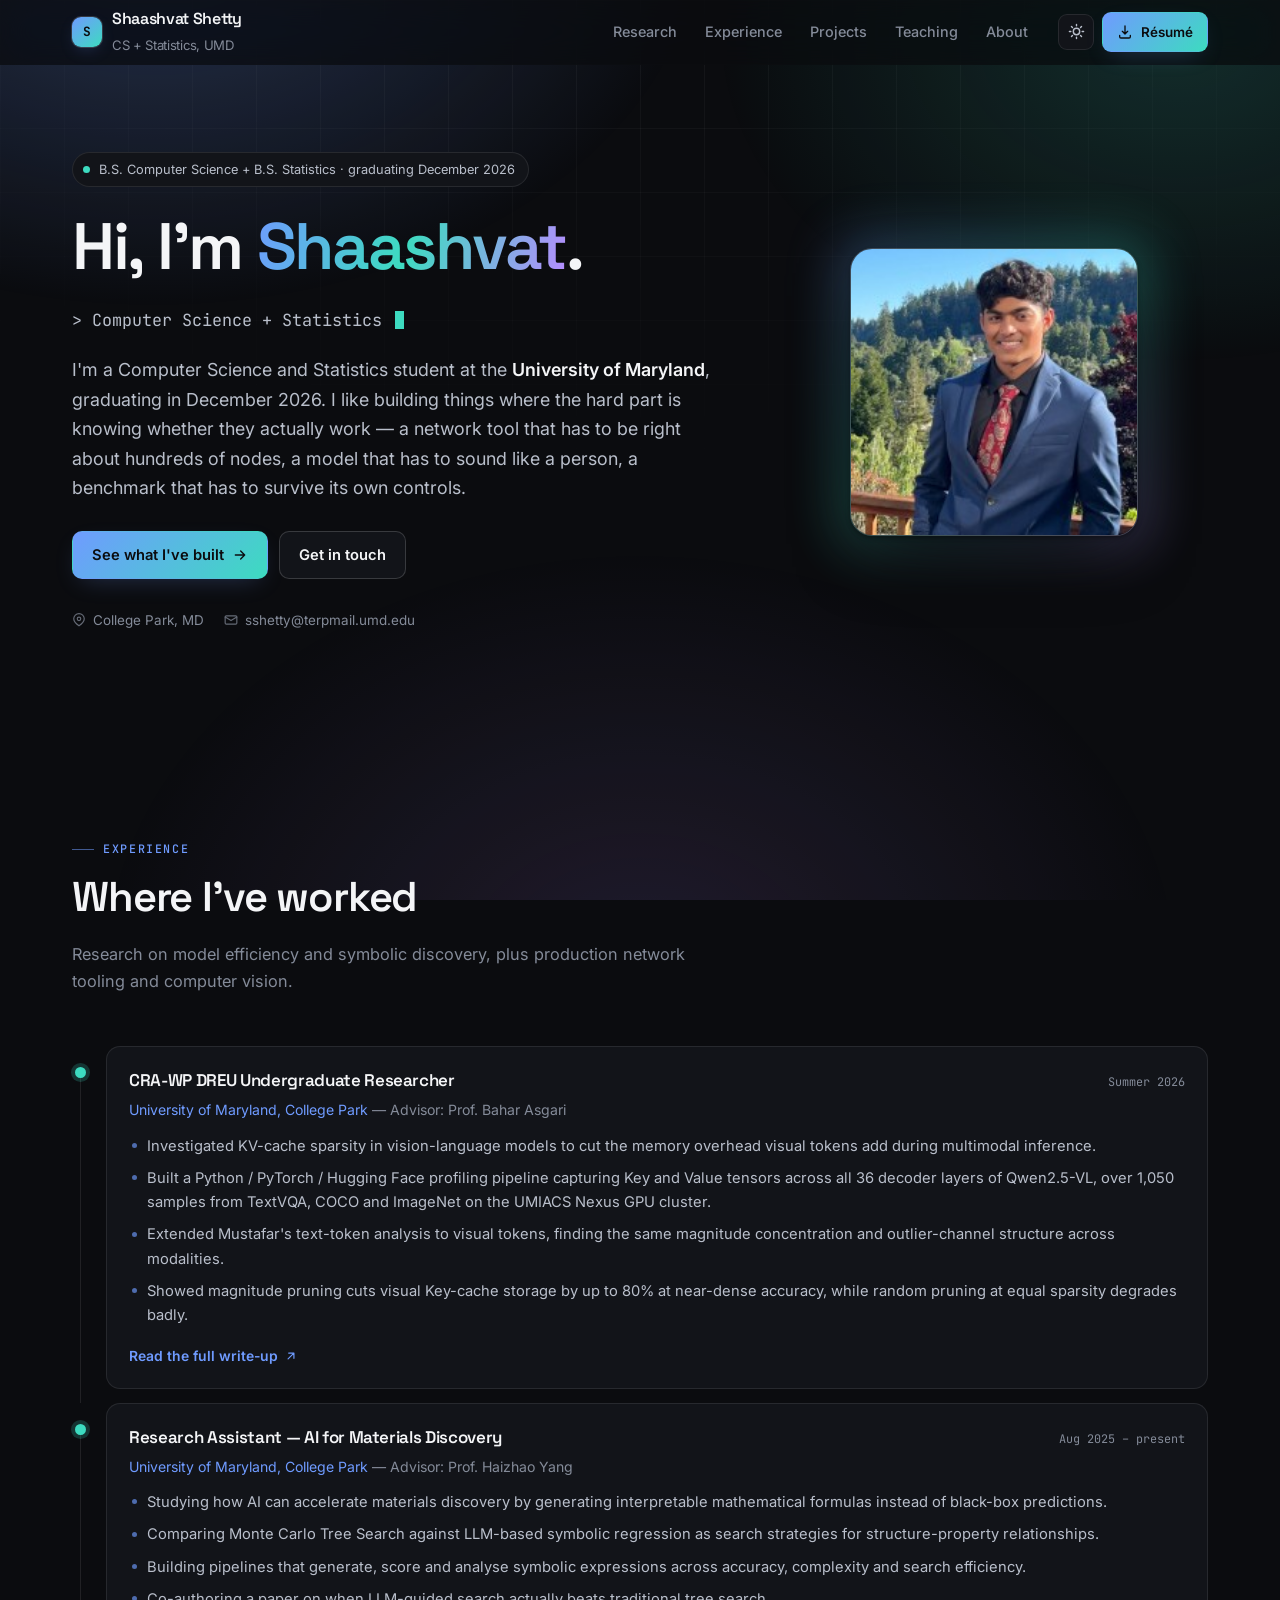
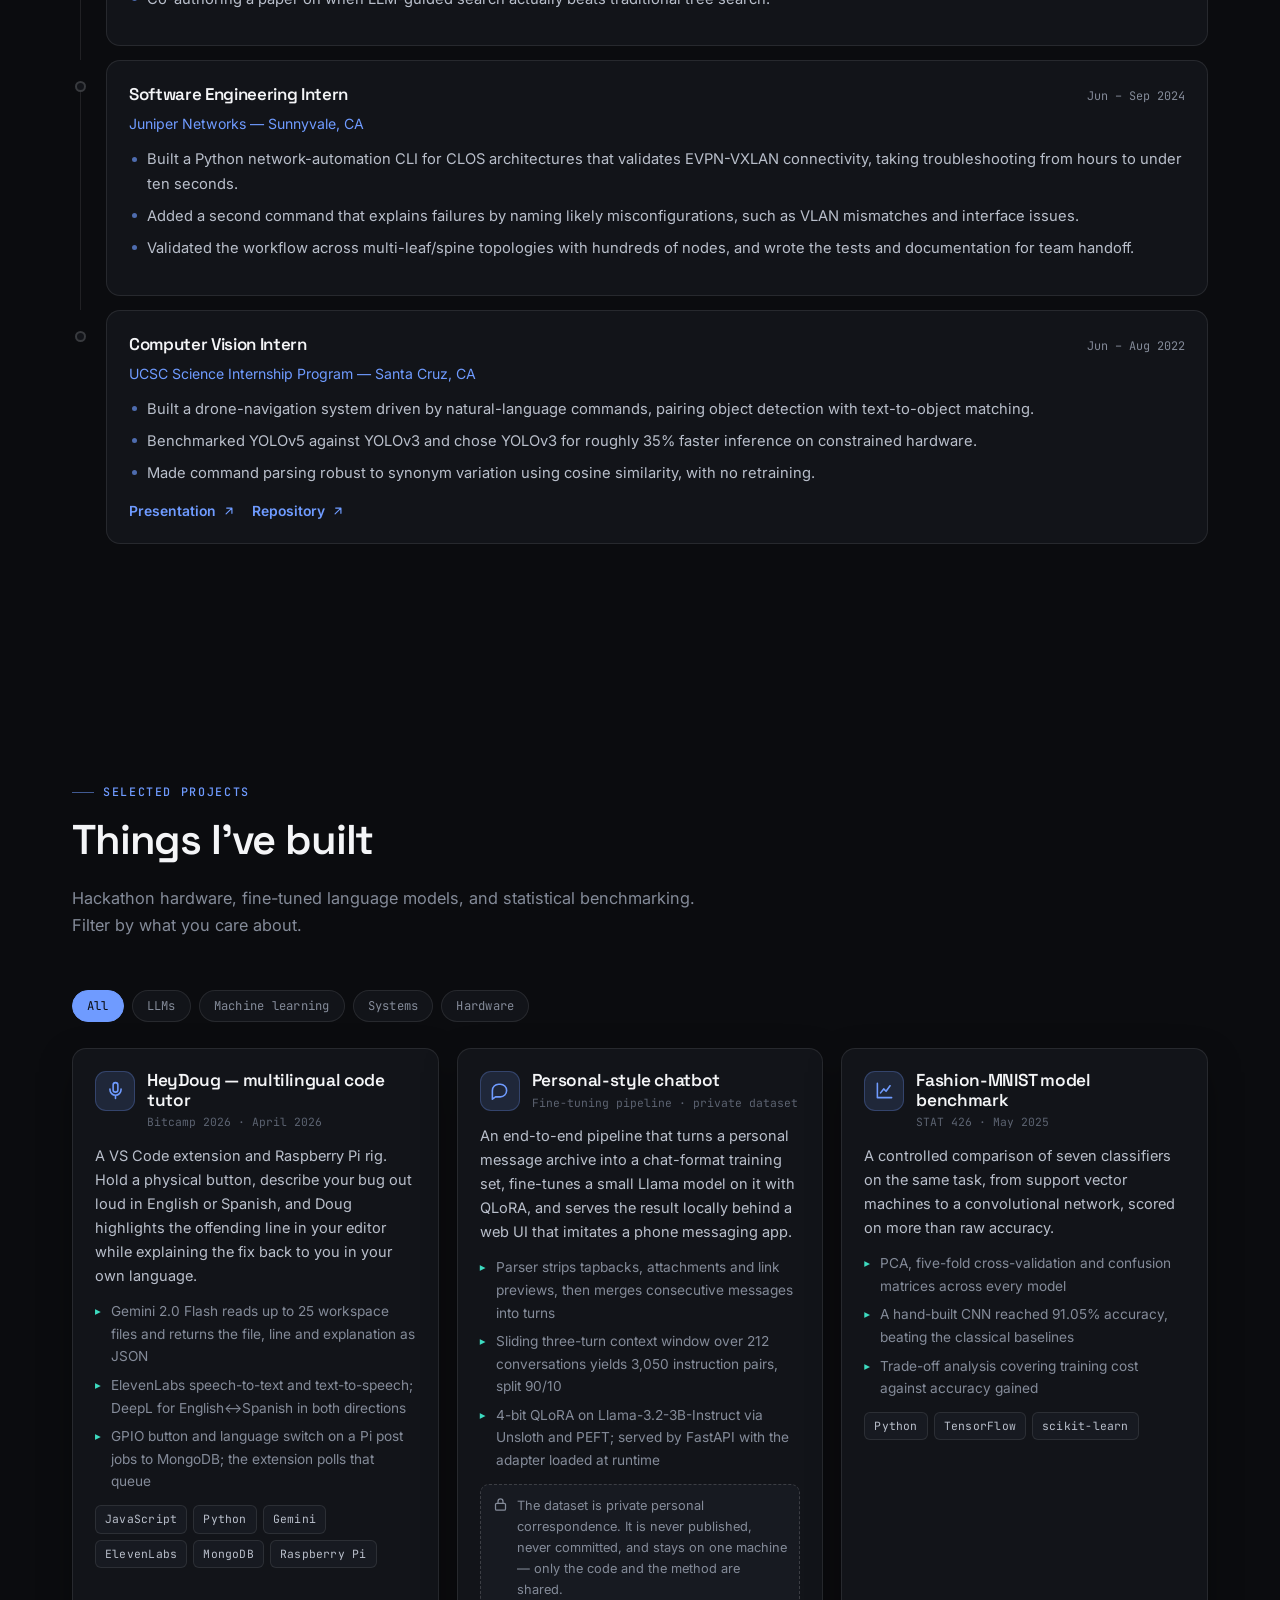
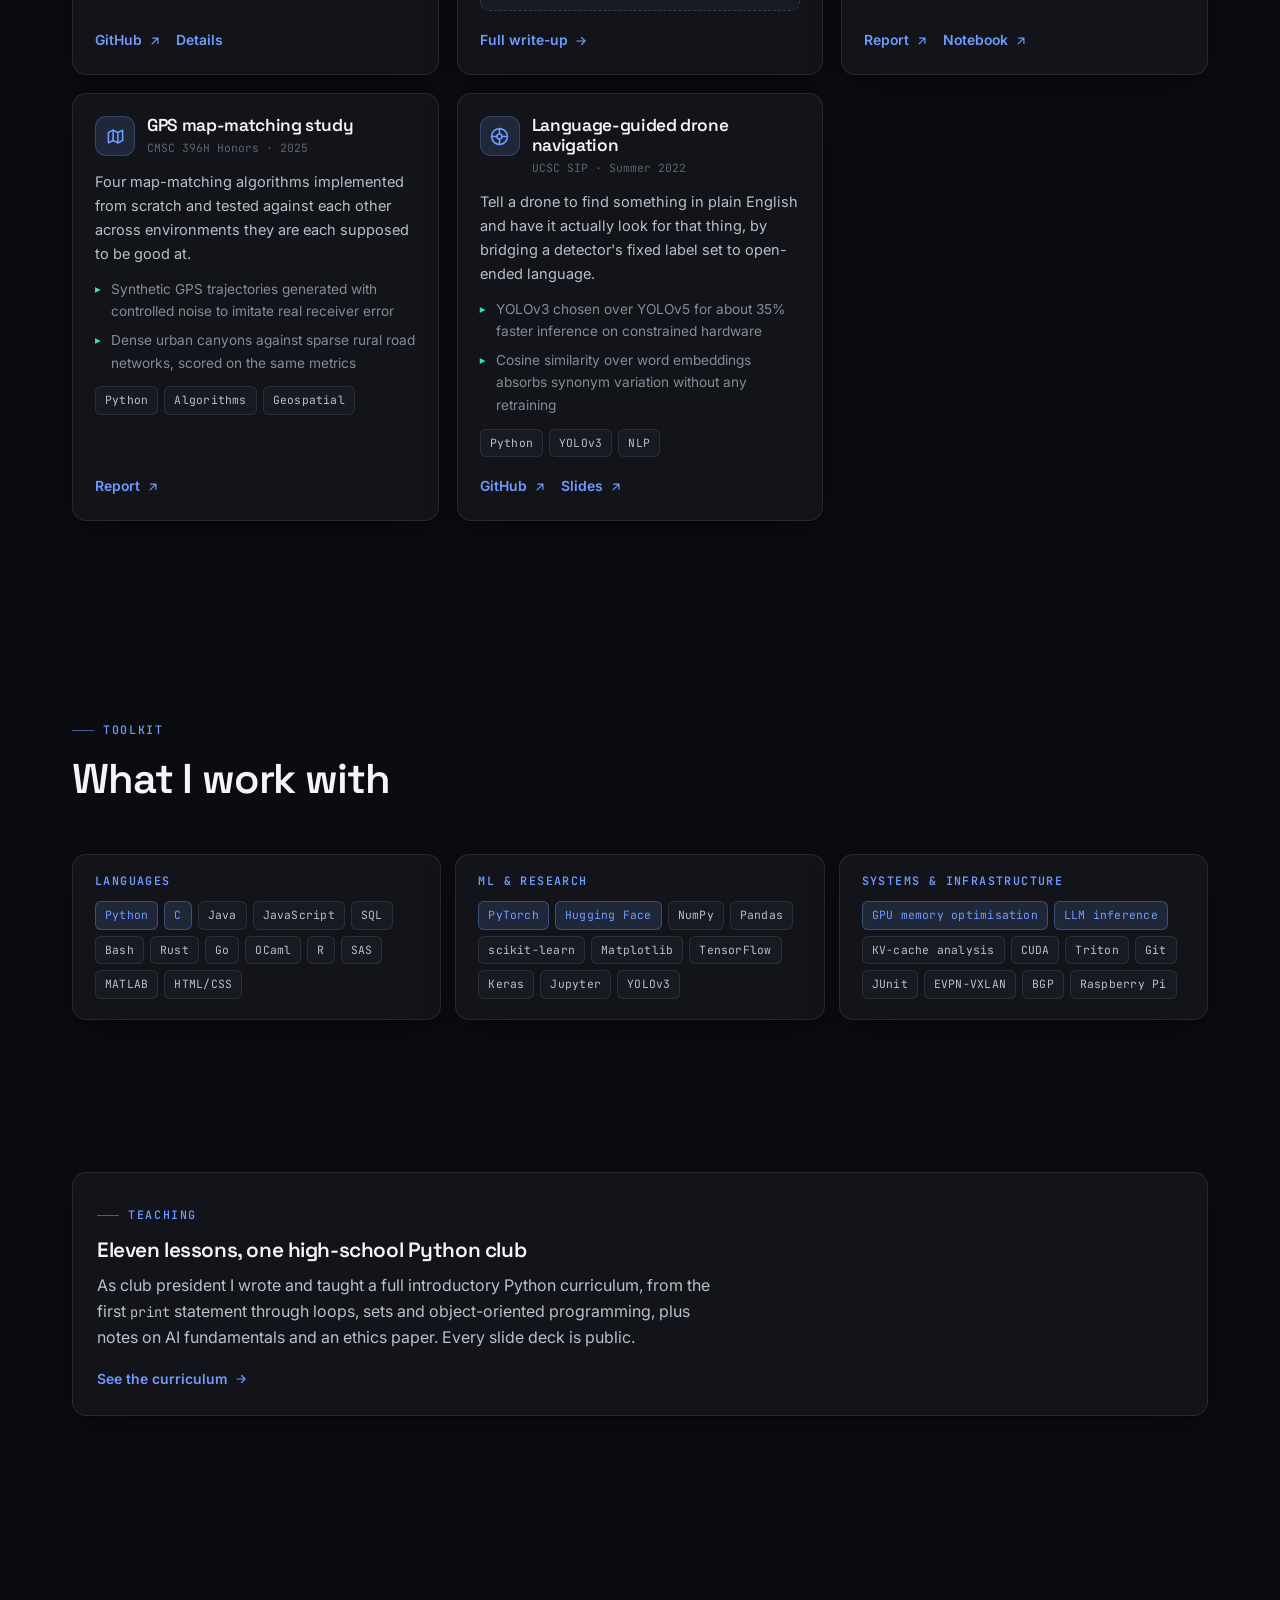
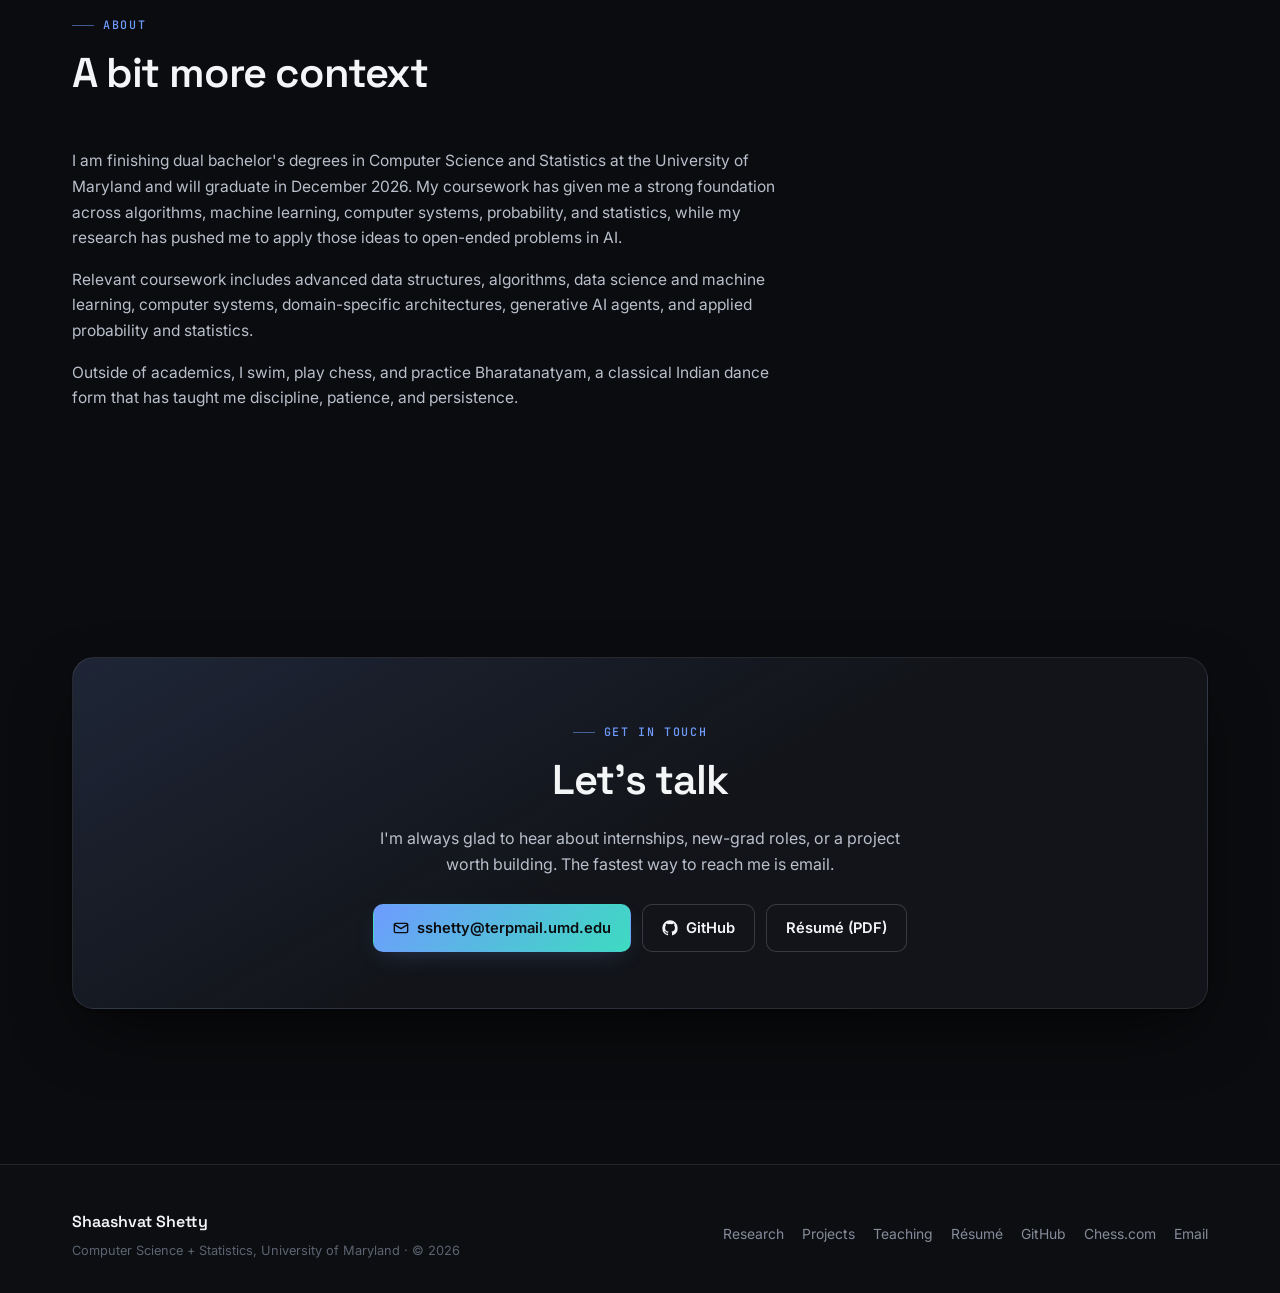
<file: index.html>
<!DOCTYPE html>
<html lang="en">
<head>
<meta charset="UTF-8">
<meta name="viewport" content="width=device-width, initial-scale=1.0, viewport-fit=cover">
<title>Shaashvat Shetty | CS &amp; Statistics @ UMD</title>
<meta name="description" content="Shaashvat Shetty — Computer Science and Statistics at the University of Maryland, graduating December 2026. Software engineering, machine learning and research projects.">
<meta name="author" content="Shaashvat Shetty">
<meta property="og:title" content="Shaashvat Shetty | CS &amp; Statistics @ UMD">
<meta property="og:description" content="Computer Science and Statistics at the University of Maryland. Software engineering, machine learning and research projects.">
<meta property="og:type" content="website">
<link rel="preconnect" href="https://fonts.googleapis.com">
<link rel="preconnect" href="https://fonts.gstatic.com" crossorigin>
<link href="https://fonts.googleapis.com/css2?family=Inter:wght@400;500;600;700&family=Space+Grotesk:wght@500;600;700&family=JetBrains+Mono:wght@400;500;600;700&display=swap" rel="stylesheet">
<link rel="icon" href="data:image/svg+xml,%3Csvg xmlns='http://www.w3.org/2000/svg' viewBox='0 0 32 32'%3E%3Crect width='32' height='32' rx='8' fill='%236f9bff'/%3E%3Ctext x='16' y='22' font-family='monospace' font-size='17' font-weight='700' fill='%230b0c0f' text-anchor='middle'%3ES%3C/text%3E%3C/svg%3E">
<link rel="stylesheet" href="assets/style.css?v=4">
<script>
  (function(){try{var t=localStorage.getItem('theme');if(t==='light'||t==='dark')document.documentElement.setAttribute('data-theme',t);}catch(e){}})();
</script>
<noscript><style>.reveal{opacity:1!important;transform:none!important}[role="tabpanel"][hidden]{display:block!important}.tabs{display:none}</style></noscript>
</head>
<body>
<div class="bg-field" aria-hidden="true"></div>
<div class="bg-grid" aria-hidden="true"></div>

<header class="site-header">
  <div class="wrap">
    <div class="nav">
      <a class="brand" href="index.html">
        <span class="brand-mark" aria-hidden="true">S</span>
        <span>Shaashvat Shetty<br><span class="brand-sub">CS + Statistics, UMD</span></span>
      </a>
      <nav class="nav-links" aria-label="Primary">
        <a href="research.html">Research</a>
        <a href="#experience">Experience</a>
        <a href="projects.html">Projects</a>
        <a href="teaching.html">Teaching</a>
        <a href="#about">About</a>
      </nav>
      <div class="nav-actions">
        <button class="icon-btn" data-theme-toggle type="button" aria-label="Toggle colour theme">
          <svg class="icon-sun" viewBox="0 0 24 24" fill="none" stroke="currentColor" stroke-width="2" stroke-linecap="round"><circle cx="12" cy="12" r="4.5"/><path d="M12 2v2M12 20v2M4.9 4.9l1.4 1.4M17.7 17.7l1.4 1.4M2 12h2M20 12h2M4.9 19.1l1.4-1.4M17.7 6.3l1.4-1.4"/></svg>
          <svg class="icon-moon" viewBox="0 0 24 24" fill="none" stroke="currentColor" stroke-width="2" stroke-linecap="round" stroke-linejoin="round"><path d="M21 12.8A9 9 0 1 1 11.2 3a7 7 0 0 0 9.8 9.8z"/></svg>
        </button>
        <button class="icon-btn menu-toggle" data-menu-toggle type="button" aria-label="Menu" aria-expanded="false" aria-controls="mobileMenu">
          <svg viewBox="0 0 24 24" fill="none" stroke="currentColor" stroke-width="2" stroke-linecap="round"><path d="M4 7h16M4 12h16M4 17h16"/></svg>
        </button>
        <a class="btn btn-primary btn-sm" href="Shaashvat_Shetty_Resume_2026.pdf" target="_blank" rel="noopener noreferrer">
          <svg viewBox="0 0 24 24" fill="none" stroke="currentColor" stroke-width="2" stroke-linecap="round" stroke-linejoin="round"><path d="M12 3v12m0 0l-4-4m4 4l4-4M4 17v2a2 2 0 0 0 2 2h12a2 2 0 0 0 2-2v-2"/></svg>
          Résumé
        </a>
      </div>
    </div>
  </div>
  <nav class="mobile-menu" id="mobileMenu" hidden aria-label="Mobile">
    <a href="research.html">Research</a>
    <a href="#experience">Experience</a>
    <a href="projects.html">Projects</a>
    <a href="teaching.html">Teaching</a>
    <a href="#about">About</a>
    <a href="#contact">Contact</a>
  </nav>
  <div class="scroll-bar" aria-hidden="true"></div>
</header>

<main>

  <!-- ============ HERO ============ -->
  <section class="hero">
    <div class="wrap">
      <div class="hero-grid">
        <div>
          <span class="status-pill"><span class="dot" aria-hidden="true"></span> B.S. Computer Science + B.S. Statistics &middot; graduating December 2026</span>
          <h1>Hi, I'm <span class="grad">Shaashvat</span>.</h1>
          <p class="hero-role">&gt; <span id="roleText" data-words="Computer Science + Statistics at Maryland|Software engineering and machine learning|Network automation at Juniper Networks|Hackathon hardware and fine-tuned models"></span><span class="cursor" aria-hidden="true"></span></p>
          <p class="hero-lede">
            I'm a Computer Science and Statistics student at the <strong>University of Maryland</strong>,
            graduating in December 2026. I like building things where the hard part is knowing whether they
            actually work — a network tool that has to be right about hundreds of nodes, a model that has to
            sound like a person, a benchmark that has to survive its own controls.
          </p>
          <div class="hero-cta">
            <a class="btn btn-primary" href="#projects">
              See what I've built
              <svg viewBox="0 0 24 24" fill="none" stroke="currentColor" stroke-width="2" stroke-linecap="round" stroke-linejoin="round"><path d="M5 12h14m0 0l-6-6m6 6l-6 6"/></svg>
            </a>
            <a class="btn btn-ghost" href="#contact">Get in touch</a>
          </div>
          <div class="hero-meta">
            <span><svg viewBox="0 0 24 24" fill="none" stroke="currentColor" stroke-width="2" stroke-linecap="round" stroke-linejoin="round"><path d="M21 10c0 6-9 12-9 12s-9-6-9-12a9 9 0 0 1 18 0z"/><circle cx="12" cy="10" r="3"/></svg> College Park, MD</span>
            <span><svg viewBox="0 0 24 24" fill="none" stroke="currentColor" stroke-width="2" stroke-linecap="round" stroke-linejoin="round"><path d="M22 7l-10 6L2 7"/><rect x="2" y="5" width="20" height="14" rx="2"/></svg> sshetty@terpmail.umd.edu</span>
          </div>
        </div>

        <div class="portrait-frame reveal">
          <img class="portrait" src="1725014462228.jpeg" alt="Portrait of Shaashvat Shetty" width="200" height="200">
        </div>
      </div>
    </div>
  </section>

  <!-- ============ EXPERIENCE ============ -->
  <section id="experience" class="section">
    <div class="wrap">
      <div class="section-head reveal">
        <span class="eyebrow">Experience</span>
        <h2>Where I've worked</h2>
        <p>Research on model efficiency and symbolic discovery, plus production network tooling and computer vision.</p>
      </div>

      <div class="timeline">

        <div class="tl-item is-current reveal">
          <span class="tl-dot" aria-hidden="true"></span>
          <div class="tl-card">
            <div class="tl-top">
              <span class="tl-role">CRA-WP DREU Undergraduate Researcher</span>
              <span class="tl-date">Summer 2026</span>
            </div>
            <div class="tl-org">University of Maryland, College Park <span class="advisor">&mdash; Advisor: Prof. Bahar Asgari</span></div>
            <ul class="tl-list">
              <li>Investigated KV-cache sparsity in vision-language models to cut the memory overhead visual tokens add during multimodal inference.</li>
              <li>Built a Python / PyTorch / Hugging Face profiling pipeline capturing Key and Value tensors across all 36 decoder layers of Qwen2.5-VL, over 1,050 samples from TextVQA, COCO and ImageNet on the UMIACS Nexus GPU cluster.</li>
              <li>Extended Mustafar's text-token analysis to visual tokens, finding the same magnitude concentration and outlier-channel structure across modalities.</li>
              <li>Showed magnitude pruning cuts visual Key-cache storage by up to 80% at near-dense accuracy, while random pruning at equal sparsity degrades badly.</li>
            </ul>
            <a class="tlink" href="research.html">Read the full write-up <svg viewBox="0 0 24 24" fill="none" stroke="currentColor" stroke-width="2" stroke-linecap="round" stroke-linejoin="round"><path d="M7 17L17 7m0 0H8m9 0v9"/></svg></a>
          </div>
        </div>

        <div class="tl-item is-current reveal">
          <span class="tl-dot" aria-hidden="true"></span>
          <div class="tl-card">
            <div class="tl-top">
              <span class="tl-role">Research Assistant &mdash; AI for Materials Discovery</span>
              <span class="tl-date">Aug 2025 &ndash; present</span>
            </div>
            <div class="tl-org">University of Maryland, College Park <span class="advisor">&mdash; Advisor: Prof. Haizhao Yang</span></div>
            <ul class="tl-list">
              <li>Studying how AI can accelerate materials discovery by generating interpretable mathematical formulas instead of black-box predictions.</li>
              <li>Comparing Monte Carlo Tree Search against LLM-based symbolic regression as search strategies for structure-property relationships.</li>
              <li>Building pipelines that generate, score and analyse symbolic expressions across accuracy, complexity and search efficiency.</li>
              <li>Co-authoring a paper on when LLM-guided search actually beats traditional tree search.</li>
            </ul>
          </div>
        </div>

        <div class="tl-item reveal">
          <span class="tl-dot" aria-hidden="true"></span>
          <div class="tl-card">
            <div class="tl-top">
              <span class="tl-role">Software Engineering Intern</span>
              <span class="tl-date">Jun &ndash; Sep 2024</span>
            </div>
            <div class="tl-org">Juniper Networks &mdash; Sunnyvale, CA</div>
            <ul class="tl-list">
              <li>Built a Python network-automation CLI for CLOS architectures that validates EVPN-VXLAN connectivity, taking troubleshooting from hours to under ten seconds.</li>
              <li>Added a second command that explains failures by naming likely misconfigurations, such as VLAN mismatches and interface issues.</li>
              <li>Validated the workflow across multi-leaf/spine topologies with hundreds of nodes, and wrote the tests and documentation for team handoff.</li>
            </ul>
          </div>
        </div>

        <div class="tl-item reveal">
          <span class="tl-dot" aria-hidden="true"></span>
          <div class="tl-card">
            <div class="tl-top">
              <span class="tl-role">Computer Vision Intern</span>
              <span class="tl-date">Jun &ndash; Aug 2022</span>
            </div>
            <div class="tl-org">UCSC Science Internship Program &mdash; Santa Cruz, CA</div>
            <ul class="tl-list">
              <li>Built a drone-navigation system driven by natural-language commands, pairing object detection with text-to-object matching.</li>
              <li>Benchmarked YOLOv5 against YOLOv3 and chose YOLOv3 for roughly 35% faster inference on constrained hardware.</li>
              <li>Made command parsing robust to synonym variation using cosine similarity, with no retraining.</li>
            </ul>
            <div style="display:flex;gap:16px;flex-wrap:wrap">
              <a class="tlink" href="https://prezi.com/p/gyevliu1xxti/?present=1" target="_blank" rel="noopener noreferrer">Presentation <svg viewBox="0 0 24 24" fill="none" stroke="currentColor" stroke-width="2" stroke-linecap="round" stroke-linejoin="round"><path d="M7 17L17 7m0 0H8m9 0v9"/></svg></a>
              <a class="tlink" href="https://github.com/ShaashvatShetty/Vln_objectDetection" target="_blank" rel="noopener noreferrer">Repository <svg viewBox="0 0 24 24" fill="none" stroke="currentColor" stroke-width="2" stroke-linecap="round" stroke-linejoin="round"><path d="M7 17L17 7m0 0H8m9 0v9"/></svg></a>
            </div>
          </div>
        </div>

      </div>
    </div>
  </section>

  <!-- ============ PROJECTS ============ -->
  <section id="projects" class="section">
    <div class="wrap">
      <div class="section-head reveal">
        <span class="eyebrow">Selected projects</span>
        <h2>Things I've built</h2>
        <p>Hackathon hardware, fine-tuned language models, and statistical benchmarking. Filter by what you care about.</p>
      </div>

      <div class="filters reveal" role="group" aria-label="Filter projects">
        <button class="chip is-on" data-filter="all" aria-pressed="true" type="button">All</button>
        <button class="chip" data-filter="llm" aria-pressed="false" type="button">LLMs</button>
        <button class="chip" data-filter="ml" aria-pressed="false" type="button">Machine learning</button>
        <button class="chip" data-filter="systems" aria-pressed="false" type="button">Systems</button>
        <button class="chip" data-filter="hardware" aria-pressed="false" type="button">Hardware</button>
      </div>

      <div class="proj-grid">

        <!-- HeyDoug -->
        <article class="card proj reveal" data-tags="llm hardware systems">
          <div class="proj-body">
            <div class="proj-top">
              <span class="proj-icon" aria-hidden="true"><svg viewBox="0 0 24 24" fill="none" stroke="currentColor" stroke-width="2" stroke-linecap="round" stroke-linejoin="round"><path d="M12 2a3 3 0 0 0-3 3v6a3 3 0 0 0 6 0V5a3 3 0 0 0-3-3z"/><path d="M19 10v1a7 7 0 0 1-14 0v-1M12 18v4"/></svg></span>
              <div>
                <h3>HeyDoug &mdash; multilingual code tutor</h3>
                <div class="proj-when">Bitcamp 2026 &middot; April 2026</div>
              </div>
            </div>
            <p>A VS Code extension and Raspberry Pi rig. Hold a physical button, describe your bug out loud in English or Spanish, and Doug highlights the offending line in your editor while explaining the fix back to you in your own language.</p>
            <ul class="proj-hi">
              <li>Gemini 2.0 Flash reads up to 25 workspace files and returns the file, line and explanation as JSON</li>
              <li>ElevenLabs speech-to-text and text-to-speech; DeepL for English&harr;Spanish in both directions</li>
              <li>GPIO button and language switch on a Pi post jobs to MongoDB; the extension polls that queue</li>
            </ul>
            <div class="tags">
              <span class="tag">JavaScript</span><span class="tag">Python</span><span class="tag">Gemini</span><span class="tag">ElevenLabs</span><span class="tag">MongoDB</span><span class="tag">Raspberry Pi</span>
            </div>
            <div class="proj-links">
              <a class="tlink" href="https://github.com/jordanabe23/bitcamp2026-vscode-extension" target="_blank" rel="noopener noreferrer">GitHub <svg viewBox="0 0 24 24" fill="none" stroke="currentColor" stroke-width="2" stroke-linecap="round" stroke-linejoin="round"><path d="M7 17L17 7m0 0H8m9 0v9"/></svg></a>
              <a class="tlink" href="projects.html#heydoug">Details</a>
            </div>
          </div>
        </article>

        <!-- Chatbot -->
        <article class="card proj reveal" data-tags="llm ml">
          <div class="proj-body">
            <div class="proj-top">
              <span class="proj-icon" aria-hidden="true"><svg viewBox="0 0 24 24" fill="none" stroke="currentColor" stroke-width="2" stroke-linecap="round" stroke-linejoin="round"><path d="M21 12a8 8 0 0 1-8 8H7l-4 3V12a8 8 0 0 1 8-8h2a8 8 0 0 1 8 8z"/></svg></span>
              <div>
                <h3>Personal-style chatbot</h3>
                <div class="proj-when">Fine-tuning pipeline &middot; private dataset</div>
              </div>
            </div>
            <p>An end-to-end pipeline that turns a personal message archive into a chat-format training set, fine-tunes a small Llama model on it with QLoRA, and serves the result locally behind a web UI that imitates a phone messaging app.</p>
            <ul class="proj-hi">
              <li>Parser strips tapbacks, attachments and link previews, then merges consecutive messages into turns</li>
              <li>Sliding three-turn context window over 212 conversations yields 3,050 instruction pairs, split 90/10</li>
              <li>4-bit QLoRA on Llama-3.2-3B-Instruct via Unsloth and PEFT; served by FastAPI with the adapter loaded at runtime</li>
            </ul>
            <div class="note">
              <svg viewBox="0 0 24 24" fill="none" stroke="currentColor" stroke-width="2" stroke-linecap="round" stroke-linejoin="round"><rect x="4" y="10" width="16" height="11" rx="2"/><path d="M8 10V7a4 4 0 0 1 8 0v3"/></svg>
              <span>The dataset is private personal correspondence. It is never published, never committed, and stays on one machine &mdash; only the code and the method are shared.</span>
            </div>
            <div class="proj-links">
              <a class="tlink" href="chatbot.html">Full write-up <svg viewBox="0 0 24 24" fill="none" stroke="currentColor" stroke-width="2" stroke-linecap="round" stroke-linejoin="round"><path d="M5 12h14m0 0l-6-6m6 6l-6 6"/></svg></a>
            </div>
          </div>
        </article>

        <!-- Fashion MNIST -->
        <article class="card proj reveal" data-tags="ml">
          <div class="proj-body">
            <div class="proj-top">
              <span class="proj-icon" aria-hidden="true"><svg viewBox="0 0 24 24" fill="none" stroke="currentColor" stroke-width="2" stroke-linecap="round" stroke-linejoin="round"><path d="M3 3v18h18"/><path d="M7 15l4-5 3 3 5-7"/></svg></span>
              <div>
                <h3>Fashion-MNIST model benchmark</h3>
                <div class="proj-when">STAT 426 &middot; May 2025</div>
              </div>
            </div>
            <p>A controlled comparison of seven classifiers on the same task, from support vector machines to a convolutional network, scored on more than raw accuracy.</p>
            <ul class="proj-hi">
              <li>PCA, five-fold cross-validation and confusion matrices across every model</li>
              <li>A hand-built CNN reached 91.05% accuracy, beating the classical baselines</li>
              <li>Trade-off analysis covering training cost against accuracy gained</li>
            </ul>
            <div class="tags"><span class="tag">Python</span><span class="tag">TensorFlow</span><span class="tag">scikit-learn</span></div>
            <div class="proj-links">
              <a class="tlink" href="stat426_final_report.pdf" target="_blank" rel="noopener noreferrer">Report <svg viewBox="0 0 24 24" fill="none" stroke="currentColor" stroke-width="2" stroke-linecap="round" stroke-linejoin="round"><path d="M7 17L17 7m0 0H8m9 0v9"/></svg></a>
              <a class="tlink" href="report_Fashion_MNIST.pdf" target="_blank" rel="noopener noreferrer">Notebook <svg viewBox="0 0 24 24" fill="none" stroke="currentColor" stroke-width="2" stroke-linecap="round" stroke-linejoin="round"><path d="M7 17L17 7m0 0H8m9 0v9"/></svg></a>
            </div>
          </div>
        </article>

        <!-- Map matching -->
        <article class="card proj reveal" data-tags="systems ml">
          <div class="proj-body">
            <div class="proj-top">
              <span class="proj-icon" aria-hidden="true"><svg viewBox="0 0 24 24" fill="none" stroke="currentColor" stroke-width="2" stroke-linecap="round" stroke-linejoin="round"><path d="M9 4L3 7v13l6-3 6 3 6-3V4l-6 3z"/><path d="M9 4v13M15 7v13"/></svg></span>
              <div>
                <h3>GPS map-matching study</h3>
                <div class="proj-when">CMSC 396H Honors &middot; 2025</div>
              </div>
            </div>
            <p>Four map-matching algorithms implemented from scratch and tested against each other across environments they are each supposed to be good at.</p>
            <ul class="proj-hi">
              <li>Synthetic GPS trajectories generated with controlled noise to imitate real receiver error</li>
              <li>Dense urban canyons against sparse rural road networks, scored on the same metrics</li>
            </ul>
            <div class="tags"><span class="tag">Python</span><span class="tag">Algorithms</span><span class="tag">Geospatial</span></div>
            <div class="proj-links">
              <a class="tlink" href="CMSC396H_Final_Report.pdf" target="_blank" rel="noopener noreferrer">Report <svg viewBox="0 0 24 24" fill="none" stroke="currentColor" stroke-width="2" stroke-linecap="round" stroke-linejoin="round"><path d="M7 17L17 7m0 0H8m9 0v9"/></svg></a>
            </div>
          </div>
        </article>

        <!-- VLN drone -->
        <article class="card proj reveal" data-tags="ml hardware">
          <div class="proj-body">
            <div class="proj-top">
              <span class="proj-icon" aria-hidden="true"><svg viewBox="0 0 24 24" fill="none" stroke="currentColor" stroke-width="2" stroke-linecap="round" stroke-linejoin="round"><path d="M12 2a10 10 0 1 0 0 20 10 10 0 0 0 0-20z"/><circle cx="12" cy="12" r="3.2"/><path d="M12 2v6.8M12 15.2V22M2 12h6.8M15.2 12H22"/></svg></span>
              <div>
                <h3>Language-guided drone navigation</h3>
                <div class="proj-when">UCSC SIP &middot; Summer 2022</div>
              </div>
            </div>
            <p>Tell a drone to find something in plain English and have it actually look for that thing, by bridging a detector's fixed label set to open-ended language.</p>
            <ul class="proj-hi">
              <li>YOLOv3 chosen over YOLOv5 for about 35% faster inference on constrained hardware</li>
              <li>Cosine similarity over word embeddings absorbs synonym variation without any retraining</li>
            </ul>
            <div class="tags"><span class="tag">Python</span><span class="tag">YOLOv3</span><span class="tag">NLP</span></div>
            <div class="proj-links">
              <a class="tlink" href="https://github.com/ShaashvatShetty/Vln_objectDetection" target="_blank" rel="noopener noreferrer">GitHub <svg viewBox="0 0 24 24" fill="none" stroke="currentColor" stroke-width="2" stroke-linecap="round" stroke-linejoin="round"><path d="M7 17L17 7m0 0H8m9 0v9"/></svg></a>
              <a class="tlink" href="https://prezi.com/p/gyevliu1xxti/?present=1" target="_blank" rel="noopener noreferrer">Slides <svg viewBox="0 0 24 24" fill="none" stroke="currentColor" stroke-width="2" stroke-linecap="round" stroke-linejoin="round"><path d="M7 17L17 7m0 0H8m9 0v9"/></svg></a>
            </div>
          </div>
        </article>

      </div>
    </div>
  </section>

  <!-- ============ SKILLS ============ -->
  <section id="skills" class="section--tight">
    <div class="wrap">
      <div class="section-head reveal">
        <span class="eyebrow">Toolkit</span>
        <h2>What I work with</h2>
      </div>
      <div class="skill-grid">
        <div class="card skill-card reveal">
          <h4>Languages</h4>
          <div class="tags">
            <span class="tag tag--accent">Python</span><span class="tag tag--accent">C</span><span class="tag">Java</span><span class="tag">JavaScript</span><span class="tag">SQL</span><span class="tag">Bash</span><span class="tag">Rust</span><span class="tag">Go</span><span class="tag">OCaml</span><span class="tag">R</span><span class="tag">SAS</span><span class="tag">MATLAB</span><span class="tag">HTML/CSS</span>
          </div>
        </div>
        <div class="card skill-card reveal">
          <h4>ML &amp; research</h4>
          <div class="tags">
            <span class="tag tag--accent">PyTorch</span><span class="tag tag--accent">Hugging Face</span><span class="tag">NumPy</span><span class="tag">Pandas</span><span class="tag">scikit-learn</span><span class="tag">Matplotlib</span><span class="tag">TensorFlow</span><span class="tag">Keras</span><span class="tag">Jupyter</span><span class="tag">YOLOv3</span>
          </div>
        </div>
        <div class="card skill-card reveal">
          <h4>Systems &amp; infrastructure</h4>
          <div class="tags">
            <span class="tag tag--accent">GPU memory optimisation</span><span class="tag tag--accent">LLM inference</span><span class="tag">KV-cache analysis</span><span class="tag">CUDA</span><span class="tag">Triton</span><span class="tag">Git</span><span class="tag">JUnit</span><span class="tag">EVPN-VXLAN</span><span class="tag">BGP</span><span class="tag">Raspberry Pi</span>
          </div>
        </div>
      </div>
    </div>
  </section>

  <!-- ============ TEACHING TEASER ============ -->
  <section class="section--tight">
    <div class="wrap">
      <a class="card reveal" href="teaching.html" style="display:block;text-decoration:none">
        <div class="card-body" style="display:grid;gap:22px;align-items:center;grid-template-columns:1fr">
          <div>
            <span class="eyebrow">Teaching</span>
            <h3 style="margin-bottom:.4em">Eleven lessons, one high-school Python club</h3>
            <p style="color:var(--ink-2);margin-bottom:14px;max-width:62ch">
              As club president I wrote and taught a full introductory Python curriculum, from the first
              <code style="font-family:var(--mono);font-size:.86em">print</code> statement through loops, sets and
              object-oriented programming, plus notes on AI fundamentals and an ethics paper. Every slide deck is public.
            </p>
            <span class="tlink">See the curriculum <svg viewBox="0 0 24 24" fill="none" stroke="currentColor" stroke-width="2" stroke-linecap="round" stroke-linejoin="round"><path d="M5 12h14m0 0l-6-6m6 6l-6 6"/></svg></span>
          </div>
        </div>
      </a>
    </div>
  </section>

  <!-- ============ ABOUT ============ -->
  <section id="about" class="section">
    <div class="wrap">
      <div class="section-head reveal">
        <span class="eyebrow">About</span>
        <h2>A bit more context</h2>
      </div>
      <div class="prose reveal">
        <p>
          I am finishing dual bachelor's degrees in Computer Science and Statistics at the University of
          Maryland and will graduate in December 2026. My coursework has given me a strong foundation across
          algorithms, machine learning, computer systems, probability, and statistics, while my research has
          pushed me to apply those ideas to open-ended problems in AI.
        </p>
        <p>
          Relevant coursework includes advanced data structures, algorithms, data science and machine learning,
          computer systems, domain-specific architectures, generative AI agents, and applied probability and
          statistics.
        </p>
        <p>
          Outside of academics, I swim, play chess, and practice Bharatanatyam, a classical Indian dance form
          that has taught me discipline, patience, and persistence.
        </p>
      </div>
    </div>
  </section>

  <!-- ============ CONTACT ============ -->
  <section id="contact" class="section">
    <div class="wrap">
      <div class="contact-card reveal">
        <span class="eyebrow" style="margin-inline:auto">Get in touch</span>
        <h2>Let's talk</h2>
        <p style="color:var(--ink-2);max-width:56ch;margin-inline:auto">
          I'm always glad to hear about internships, new-grad roles, or a project worth building.
          The fastest way to reach me is email.
        </p>
        <div class="contact-links">
          <a class="btn btn-primary" href="mailto:sshetty@terpmail.umd.edu">
            <svg viewBox="0 0 24 24" fill="none" stroke="currentColor" stroke-width="2" stroke-linecap="round" stroke-linejoin="round"><path d="M22 7l-10 6L2 7"/><rect x="2" y="5" width="20" height="14" rx="2"/></svg>
            sshetty@terpmail.umd.edu
          </a>
          <a class="btn btn-ghost" href="https://github.com/shaashvatshetty8" target="_blank" rel="noopener noreferrer">
            <svg viewBox="0 0 24 24" fill="currentColor"><path d="M12 .5A11.5 11.5 0 0 0 .5 12a11.5 11.5 0 0 0 7.86 10.92c.58.1.79-.25.79-.56v-2c-3.2.7-3.88-1.38-3.88-1.38-.53-1.34-1.29-1.7-1.29-1.7-1.05-.72.08-.7.08-.7 1.16.08 1.77 1.2 1.77 1.2 1.03 1.77 2.7 1.26 3.36.96.1-.75.4-1.26.73-1.55-2.55-.29-5.24-1.28-5.24-5.7 0-1.26.45-2.29 1.19-3.1-.12-.29-.52-1.46.11-3.05 0 0 .97-.31 3.18 1.18a11 11 0 0 1 5.8 0c2.2-1.5 3.17-1.18 3.17-1.18.63 1.59.23 2.76.12 3.05.74.81 1.18 1.84 1.18 3.1 0 4.43-2.69 5.41-5.25 5.69.41.36.78 1.06.78 2.14v3.17c0 .31.21.67.8.56A11.5 11.5 0 0 0 23.5 12 11.5 11.5 0 0 0 12 .5z"/></svg>
            GitHub
          </a>
          <a class="btn btn-ghost" href="Shaashvat_Shetty_Resume_2026.pdf" target="_blank" rel="noopener noreferrer">Résumé (PDF)</a>
        </div>
      </div>
    </div>
  </section>

</main>

<footer class="site-footer">
  <div class="wrap footer-grid">
    <div>
      <div style="font-family:var(--display);font-weight:600;color:var(--ink);margin-bottom:4px">Shaashvat Shetty</div>
      <div class="footer-note">Computer Science + Statistics, University of Maryland &middot; &copy; 2026</div>
    </div>
    <nav class="footer-links" aria-label="Footer">
      <a href="research.html">Research</a>
      <a href="projects.html">Projects</a>
      <a href="teaching.html">Teaching</a>
      <a href="Shaashvat_Shetty_Resume_2026.pdf" target="_blank" rel="noopener noreferrer">Résumé</a>
      <a href="https://github.com/shaashvatshetty8" target="_blank" rel="noopener noreferrer">GitHub</a>
      <a href="https://www.chess.com/member/shaashvatshetty" target="_blank" rel="noopener noreferrer">Chess.com</a>
      <a href="mailto:sshetty@terpmail.umd.edu">Email</a>
    </nav>
  </div>
</footer>

<button class="to-top" type="button" aria-label="Back to top">
  <svg viewBox="0 0 24 24" fill="none" stroke="currentColor" stroke-width="2" stroke-linecap="round" stroke-linejoin="round"><path d="M12 19V5m0 0l-6 6m6-6l6 6"/></svg>
</button>

<script src="assets/site.js?v=4"></script>
</body>
</html>
</file>
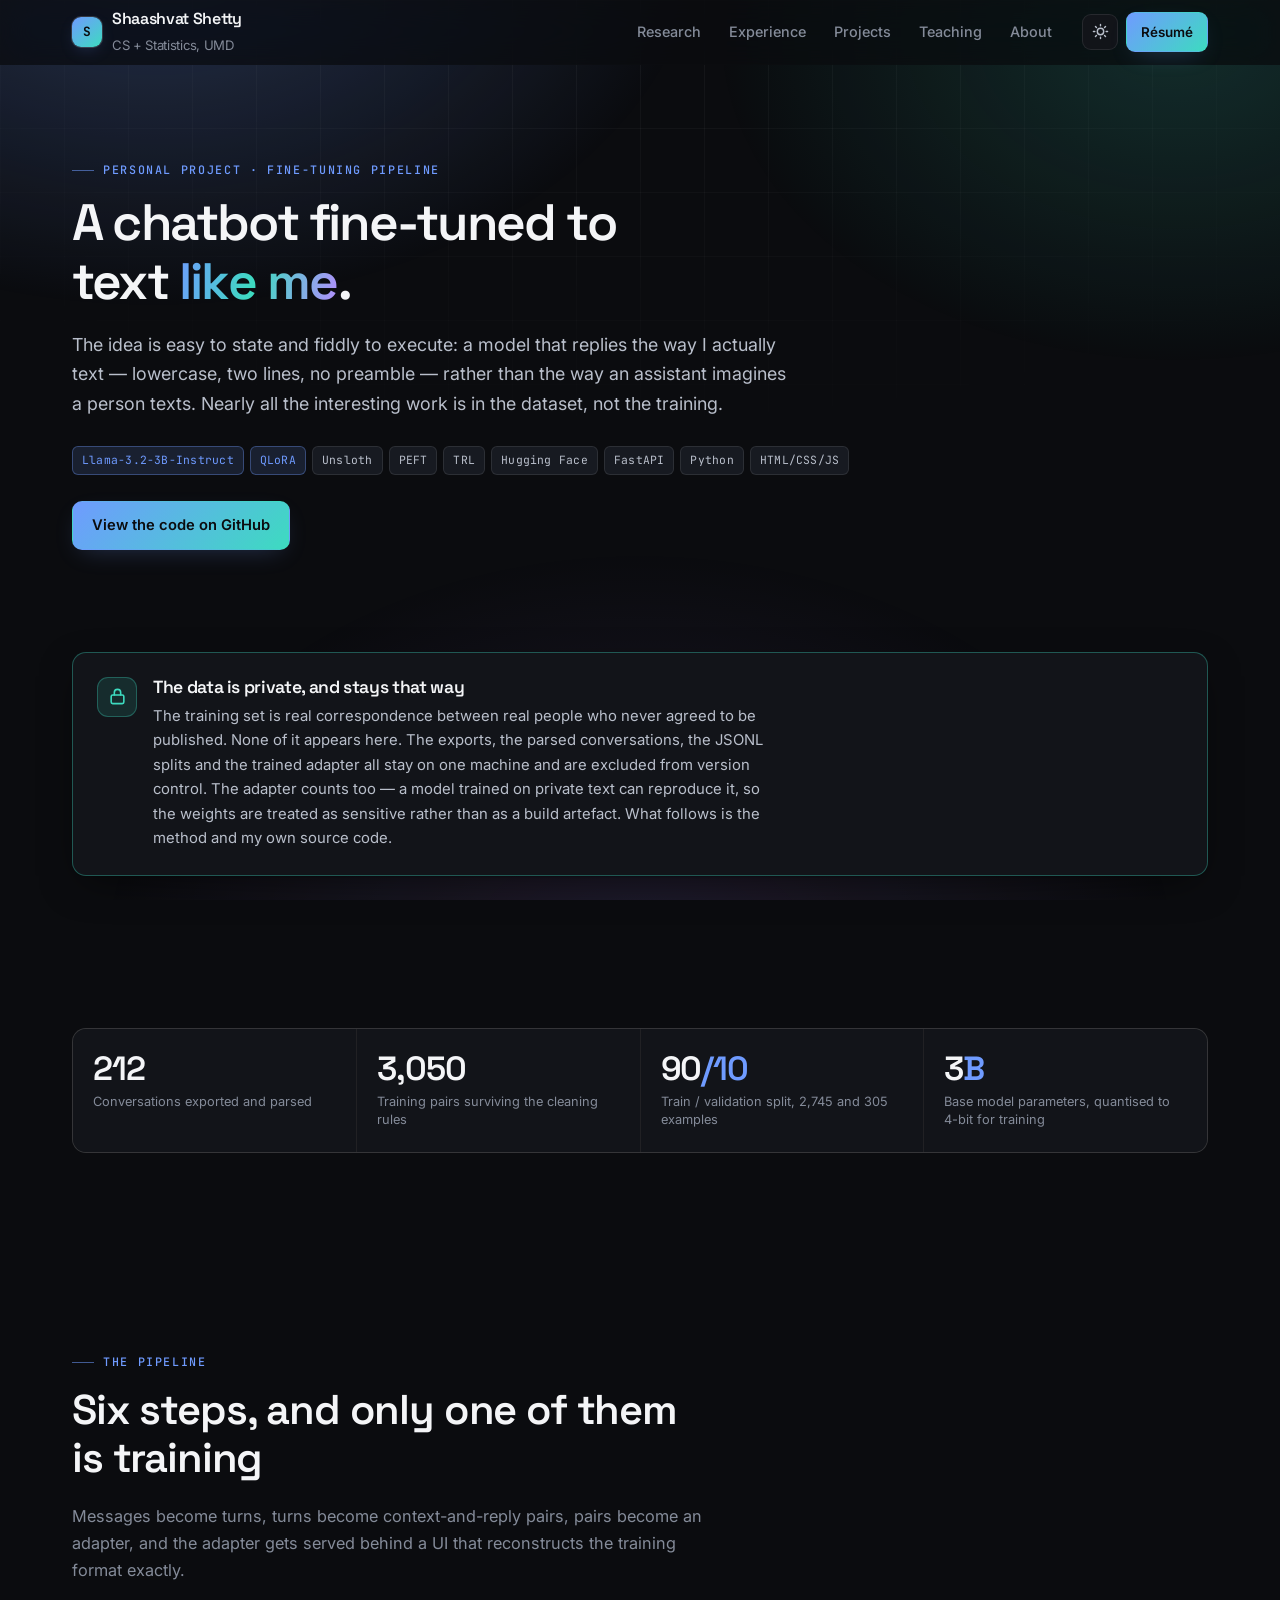
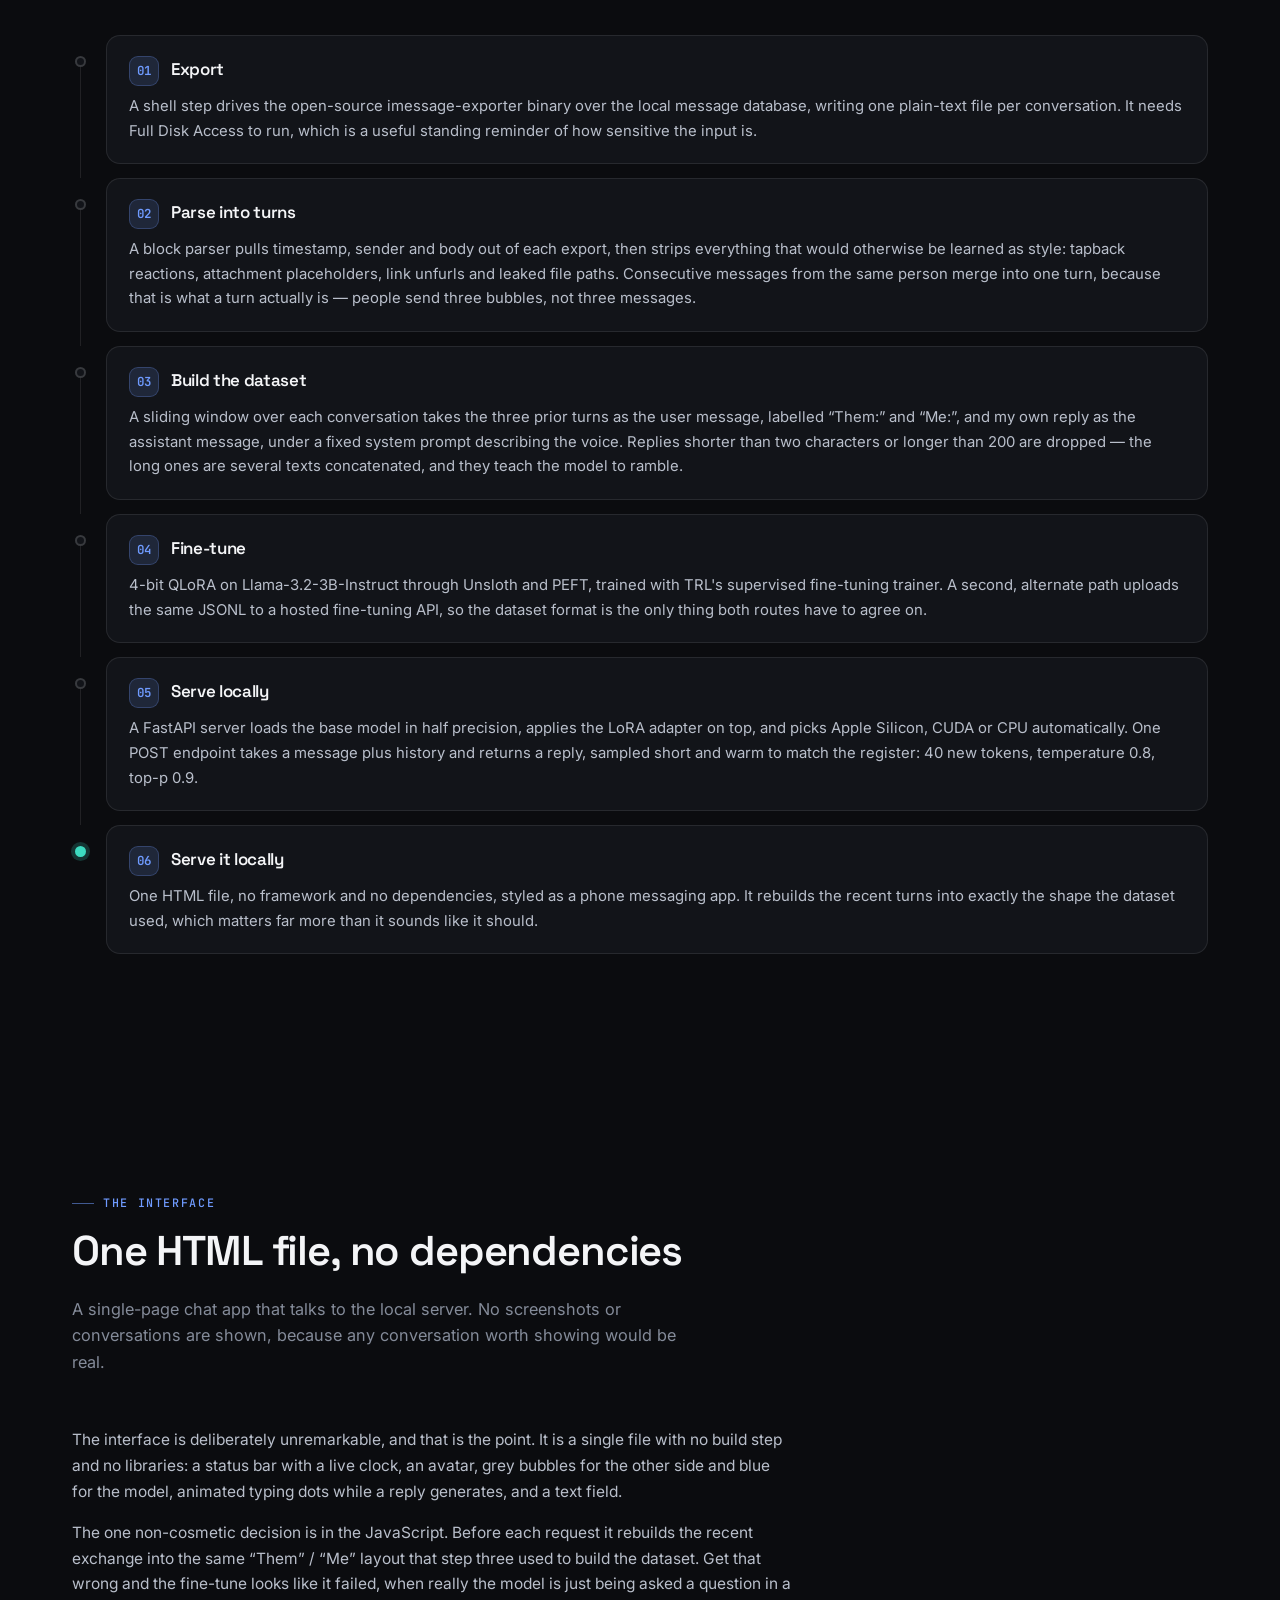
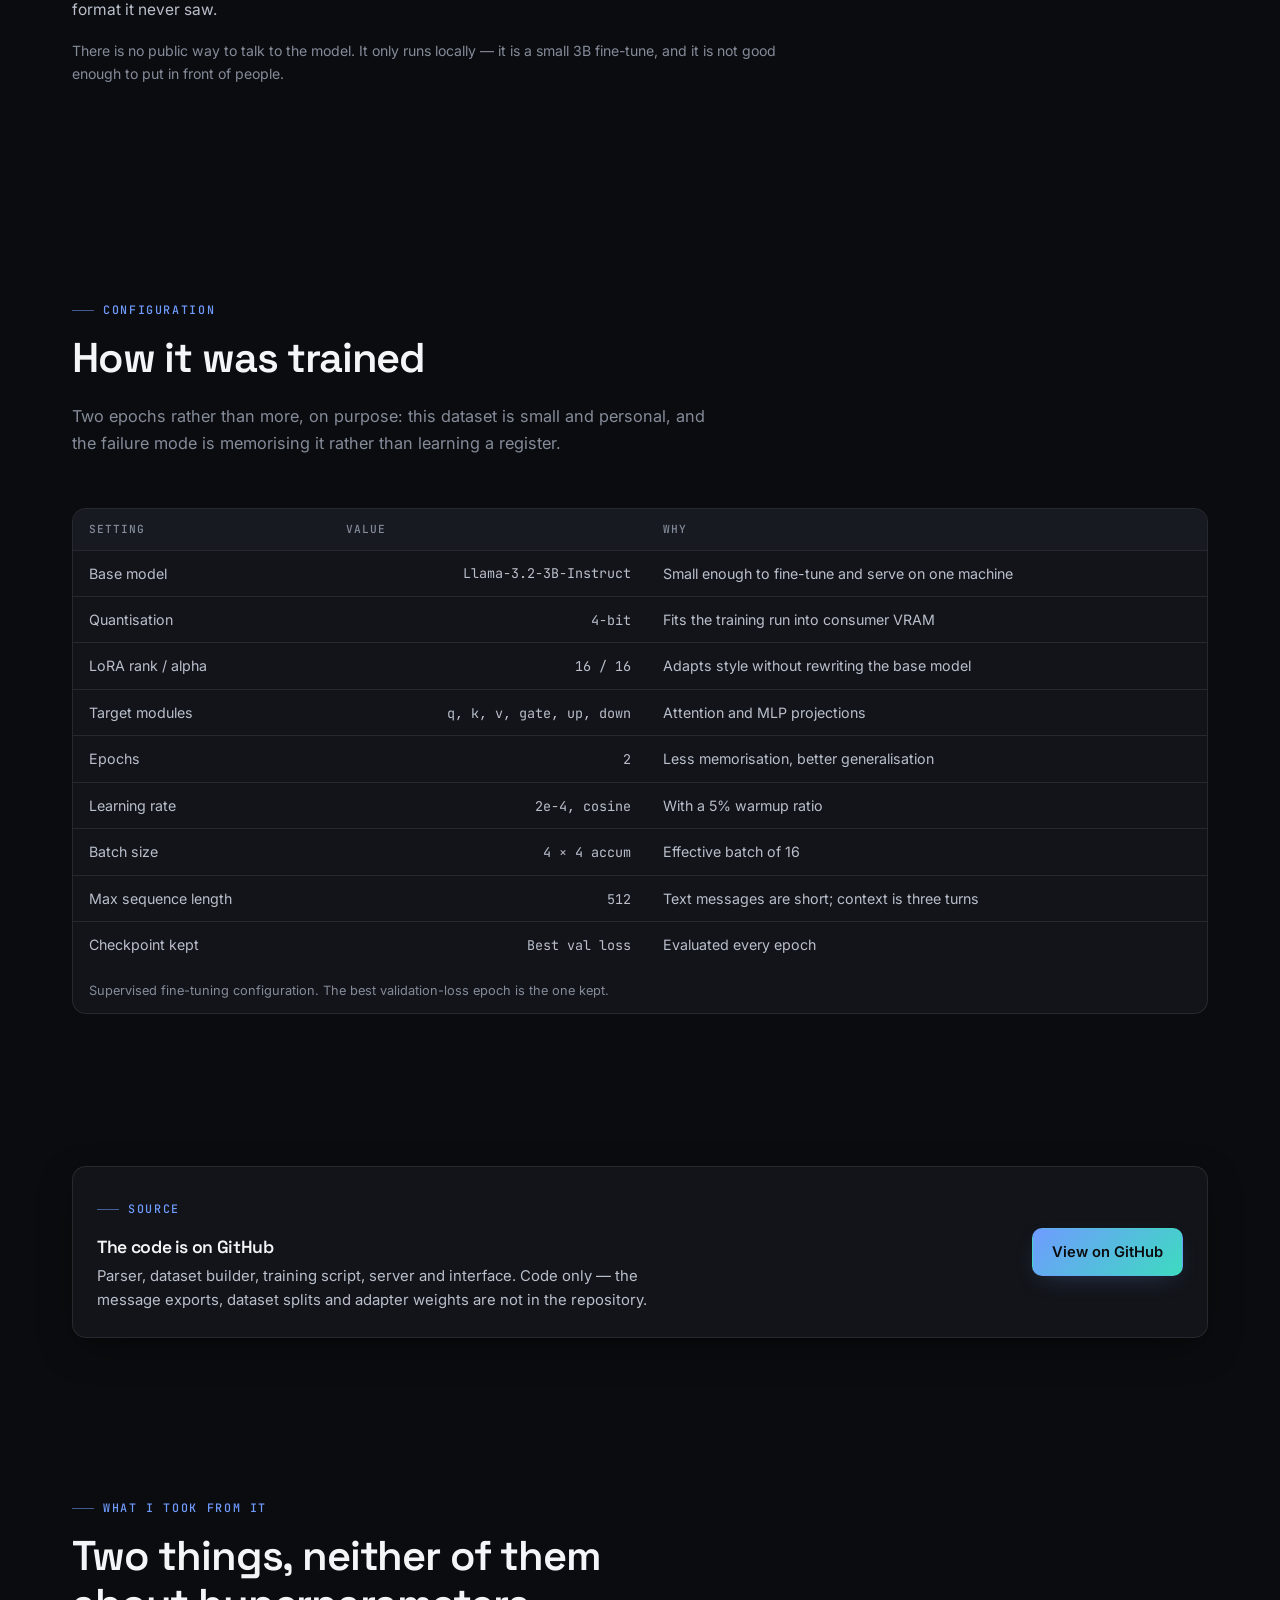
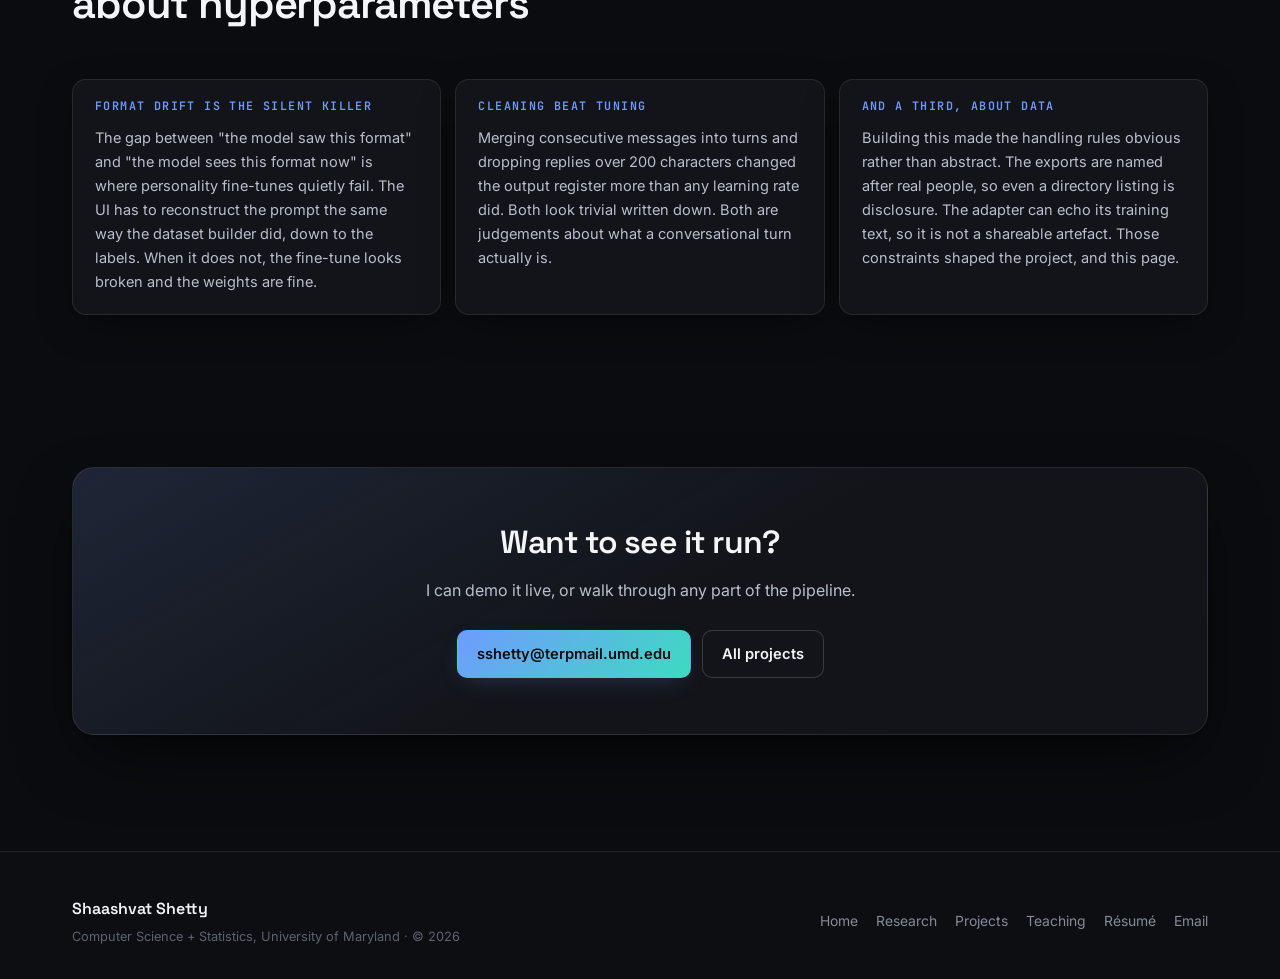
<file: chatbot.html>
<!DOCTYPE html>
<html lang="en">
<head>
<meta charset="UTF-8">
<meta name="viewport" content="width=device-width, initial-scale=1.0, viewport-fit=cover">
<title>Personal-Style Chatbot | Shaashvat Shetty</title>
<meta name="description" content="A pipeline that turns a personal message archive into a chat-format training set, fine-tunes Llama-3.2-3B with QLoRA, and serves it locally behind a messaging-app interface. Method only — the dataset stays private.">
<link rel="preconnect" href="https://fonts.googleapis.com">
<link rel="preconnect" href="https://fonts.gstatic.com" crossorigin>
<link href="https://fonts.googleapis.com/css2?family=Inter:wght@400;500;600;700&family=Space+Grotesk:wght@500;600;700&family=JetBrains+Mono:wght@400;500;600;700&display=swap" rel="stylesheet">
<link rel="icon" href="data:image/svg+xml,%3Csvg xmlns='http://www.w3.org/2000/svg' viewBox='0 0 32 32'%3E%3Crect width='32' height='32' rx='8' fill='%236f9bff'/%3E%3Ctext x='16' y='22' font-family='monospace' font-size='17' font-weight='700' fill='%230b0c0f' text-anchor='middle'%3ES%3C/text%3E%3C/svg%3E">
<link rel="stylesheet" href="assets/style.css?v=4">
<style>
  .step-num {
    flex: 0 0 auto; width: 30px; height: 30px; border-radius: 9px;
    display: grid; place-items: center; font-family: var(--mono);
    font-size: .78rem; font-weight: 600; color: var(--accent);
    background: var(--accent-soft);
    border: 1px solid color-mix(in srgb, var(--accent) 26%, transparent);
  }
</style>
<script>
  (function(){try{var t=localStorage.getItem('theme');if(t==='light'||t==='dark')document.documentElement.setAttribute('data-theme',t);}catch(e){}})();
</script>
<noscript><style>.reveal{opacity:1!important;transform:none!important}[role="tabpanel"][hidden]{display:block!important}.tabs{display:none}</style></noscript>
</head>
<body>
<div class="bg-field" aria-hidden="true"></div>
<div class="bg-grid" aria-hidden="true"></div>

<header class="site-header">
  <div class="wrap">
    <div class="nav">
      <a class="brand" href="index.html">
        <span class="brand-mark" aria-hidden="true">S</span>
        <span>Shaashvat Shetty<br><span class="brand-sub">CS + Statistics, UMD</span></span>
      </a>
      <nav class="nav-links" aria-label="Primary">
        <a href="research.html">Research</a>
        <a href="index.html#experience">Experience</a>
        <a href="projects.html">Projects</a>
        <a href="teaching.html">Teaching</a>
        <a href="index.html#about">About</a>
      </nav>
      <div class="nav-actions">
        <button class="icon-btn" data-theme-toggle type="button" aria-label="Toggle colour theme">
          <svg class="icon-sun" viewBox="0 0 24 24" fill="none" stroke="currentColor" stroke-width="2" stroke-linecap="round"><circle cx="12" cy="12" r="4.5"/><path d="M12 2v2M12 20v2M4.9 4.9l1.4 1.4M17.7 17.7l1.4 1.4M2 12h2M20 12h2M4.9 19.1l1.4-1.4M17.7 6.3l1.4-1.4"/></svg>
          <svg class="icon-moon" viewBox="0 0 24 24" fill="none" stroke="currentColor" stroke-width="2" stroke-linecap="round" stroke-linejoin="round"><path d="M21 12.8A9 9 0 1 1 11.2 3a7 7 0 0 0 9.8 9.8z"/></svg>
        </button>
        <button class="icon-btn menu-toggle" data-menu-toggle type="button" aria-label="Menu" aria-expanded="false" aria-controls="mobileMenu">
          <svg viewBox="0 0 24 24" fill="none" stroke="currentColor" stroke-width="2" stroke-linecap="round"><path d="M4 7h16M4 12h16M4 17h16"/></svg>
        </button>
        <a class="btn btn-primary btn-sm" href="Shaashvat_Shetty_Resume_2026.pdf" target="_blank" rel="noopener noreferrer">Résumé</a>
      </div>
    </div>
  </div>
  <nav class="mobile-menu" id="mobileMenu" hidden aria-label="Mobile">
    <a href="index.html">Home</a>
    <a href="research.html">Research</a>
    <a href="projects.html">Projects</a>
    <a href="teaching.html">Teaching</a>
    <a href="index.html#contact">Contact</a>
  </nav>
  <div class="scroll-bar" aria-hidden="true"></div>
</header>

<main>

  <!-- ============ HERO ============ -->
  <section class="hero" style="padding-bottom:0">
    <div class="wrap">
      <span class="eyebrow">Personal project &middot; fine-tuning pipeline</span>
      <h1 style="font-size:clamp(2rem,4.6vw,3.2rem);max-width:18ch">A chatbot fine-tuned to text <span class="grad">like me</span>.</h1>
      <p class="hero-lede" style="max-width:66ch">
        The idea is easy to state and fiddly to execute: a model that replies the way I actually text &mdash;
        lowercase, two lines, no preamble &mdash; rather than the way an assistant imagines a person texts.
        Nearly all the interesting work is in the dataset, not the training.
      </p>
      <div class="tags" style="margin-bottom:26px">
        <span class="tag tag--accent">Llama-3.2-3B-Instruct</span>
        <span class="tag tag--accent">QLoRA</span>
        <span class="tag">Unsloth</span>
        <span class="tag">PEFT</span>
        <span class="tag">TRL</span>
        <span class="tag">Hugging Face</span>
        <span class="tag">FastAPI</span>
        <span class="tag">Python</span>
        <span class="tag">HTML/CSS/JS</span>
      </div>
      <div style="margin-bottom:26px">
        <a class="btn btn-primary" href="https://github.com/shaashvatshetty8/personal-style-chatbot" target="_blank" rel="noopener noreferrer">View the code on GitHub</a>
      </div>
    </div>
  </section>

  <!-- ============ PRIVACY ============ -->
  <section class="section--tight">
    <div class="wrap">
      <div class="card reveal" style="border-color:color-mix(in srgb, var(--accent-2) 34%, transparent)">
        <div class="card-body" style="display:flex;gap:16px;align-items:flex-start">
          <span class="proj-icon" style="color:var(--accent-2);background:color-mix(in srgb,var(--accent-2) 12%,transparent);border-color:color-mix(in srgb,var(--accent-2) 30%,transparent)" aria-hidden="true">
            <svg viewBox="0 0 24 24" fill="none" stroke="currentColor" stroke-width="2" stroke-linecap="round" stroke-linejoin="round"><rect x="4" y="10" width="16" height="11" rx="2"/><path d="M8 10V7a4 4 0 0 1 8 0v3"/></svg>
          </span>
          <div>
            <h3 style="margin-bottom:.4em;font-size:1.1rem">The data is private, and stays that way</h3>
            <p style="font-size:.93rem;margin:0;max-width:70ch">
              The training set is real correspondence between real people who never agreed to be published.
              None of it appears here. The exports, the parsed conversations, the JSONL splits and the trained
              adapter all stay on one machine and are excluded from version control. The adapter counts too &mdash;
              a model trained on private text can reproduce it, so the weights are treated as sensitive rather
              than as a build artefact. What follows is the method and my own source code.
            </p>
          </div>
        </div>
      </div>
    </div>
  </section>

  <!-- ============ NUMBERS ============ -->
  <section class="section--tight">
    <div class="wrap">
      <div class="stats reveal">
        <div class="stat">
          <div class="stat-val"><span data-count="212">212</span></div>
          <div class="stat-label">Conversations exported and parsed</div>
        </div>
        <div class="stat">
          <div class="stat-val"><span data-count="3050">3,050</span></div>
          <div class="stat-label">Training pairs surviving the cleaning rules</div>
        </div>
        <div class="stat">
          <div class="stat-val"><span data-count="90">90</span><span class="unit">/10</span></div>
          <div class="stat-label">Train / validation split, 2,745 and 305 examples</div>
        </div>
        <div class="stat">
          <div class="stat-val"><span data-count="3">3</span><span class="unit">B</span></div>
          <div class="stat-label">Base model parameters, quantised to 4-bit for training</div>
        </div>
      </div>
    </div>
  </section>

  <!-- ============ PIPELINE ============ -->
  <section class="section">
    <div class="wrap">
      <div class="section-head reveal">
        <span class="eyebrow">The pipeline</span>
        <h2>Six steps, and only one of them is training</h2>
        <p>Messages become turns, turns become context-and-reply pairs, pairs become an adapter, and the adapter gets served behind a UI that reconstructs the training format exactly.</p>
      </div>

      <div class="timeline">
        <div class="tl-item reveal"><span class="tl-dot" aria-hidden="true"></span><div class="tl-card">
          <div class="tl-top"><span class="step-num">01</span><span class="tl-role">Export</span></div>
          <p style="font-size:.93rem;margin:8px 0 0">
            A shell step drives the open-source imessage-exporter binary over the local message
            database, writing one plain-text file per conversation. It needs Full Disk Access to run, which is
            a useful standing reminder of how sensitive the input is.
          </p>
        </div></div>

        <div class="tl-item reveal"><span class="tl-dot" aria-hidden="true"></span><div class="tl-card">
          <div class="tl-top"><span class="step-num">02</span><span class="tl-role">Parse into turns</span></div>
          <p style="font-size:.93rem;margin:8px 0 0">
            A block parser pulls timestamp, sender and body out of each export, then strips everything that
            would otherwise be learned as style: tapback reactions, attachment placeholders, link unfurls and
            leaked file paths. Consecutive messages from the same person merge into one turn, because that is
            what a turn actually is &mdash; people send three bubbles, not three messages.
          </p>
        </div></div>

        <div class="tl-item reveal"><span class="tl-dot" aria-hidden="true"></span><div class="tl-card">
          <div class="tl-top"><span class="step-num">03</span><span class="tl-role">Build the dataset</span></div>
          <p style="font-size:.93rem;margin:8px 0 0">
            A sliding window over each conversation takes the three prior turns as the user message, labelled
            &ldquo;Them:&rdquo; and &ldquo;Me:&rdquo;, and my own reply as the assistant message, under a fixed
            system prompt describing the voice. Replies shorter than two characters or longer than 200 are
            dropped &mdash; the long ones are several texts concatenated, and they teach the model to ramble.
          </p>
        </div></div>

        <div class="tl-item reveal"><span class="tl-dot" aria-hidden="true"></span><div class="tl-card">
          <div class="tl-top"><span class="step-num">04</span><span class="tl-role">Fine-tune</span></div>
          <p style="font-size:.93rem;margin:8px 0 0">
            4-bit QLoRA on Llama-3.2-3B-Instruct through Unsloth and PEFT, trained with TRL's supervised
            fine-tuning trainer. A second, alternate path uploads the same JSONL to a hosted fine-tuning API,
            so the dataset format is the only thing both routes have to agree on.
          </p>
        </div></div>

        <div class="tl-item reveal"><span class="tl-dot" aria-hidden="true"></span><div class="tl-card">
          <div class="tl-top"><span class="step-num">05</span><span class="tl-role">Serve locally</span></div>
          <p style="font-size:.93rem;margin:8px 0 0">
            A FastAPI server loads the base model in half precision, applies the LoRA adapter on top, and picks
            Apple Silicon, CUDA or CPU automatically. One POST endpoint takes a message plus history and returns
            a reply, sampled short and warm to match the register: 40 new tokens, temperature 0.8, top-p 0.9.
          </p>
        </div></div>

        <div class="tl-item is-current reveal"><span class="tl-dot" aria-hidden="true"></span><div class="tl-card">
          <div class="tl-top"><span class="step-num">06</span><span class="tl-role">Serve it locally</span></div>
          <p style="font-size:.93rem;margin:8px 0 0">
            One HTML file, no framework and no dependencies, styled as a phone messaging app. It rebuilds the
            recent turns into exactly the shape the dataset used, which matters far more than it sounds like
            it should.
          </p>
        </div></div>
      </div>
    </div>
  </section>

  <!-- ============ THE INTERFACE ============ -->
  <section class="section">
    <div class="wrap">
      <div class="section-head reveal">
        <span class="eyebrow">The interface</span>
        <h2>One HTML file, no dependencies</h2>
        <p>A single-page chat app that talks to the local server. No screenshots or conversations are shown, because any conversation worth showing would be real.</p>
      </div>

      <div class="prose reveal" style="max-width:72ch">
          <p>
            The interface is deliberately unremarkable, and that is the point. It is a single file with no
            build step and no libraries: a status bar with a live clock, an avatar, grey bubbles for the other
            side and blue for the model, animated typing dots while a reply generates, and a text field.
          </p>
          <p>
            The one non-cosmetic decision is in the JavaScript. Before each request it rebuilds the recent
            exchange into the same &ldquo;Them&rdquo; / &ldquo;Me&rdquo; layout that step three used to build the
            dataset. Get that wrong and the fine-tune looks like it failed, when really the model is just being
            asked a question in a format it never saw.
          </p>
          <p style="font-size:.88rem;color:var(--ink-3)">
            There is no public way to talk to the model. It only runs locally &mdash; it is a small 3B fine-tune,
            and it is not good enough to put in front of people.
          </p>
      </div>
    </div>
  </section>

  <!-- ============ TRAINING CONFIG ============ -->
  <section class="section--tight">
    <div class="wrap">
      <div class="section-head reveal">
        <span class="eyebrow">Configuration</span>
        <h2>How it was trained</h2>
        <p>Two epochs rather than more, on purpose: this dataset is small and personal, and the failure mode is memorising it rather than learning a register.</p>
      </div>
      <div class="table-wrap reveal">
        <table>
          <caption>Supervised fine-tuning configuration. The best validation-loss epoch is the one kept.</caption>
          <thead><tr><th scope="col">Setting</th><th scope="col">Value</th><th scope="col">Why</th></tr></thead>
          <tbody>
            <tr><td>Base model</td><td class="num">Llama-3.2-3B-Instruct</td><td>Small enough to fine-tune and serve on one machine</td></tr>
            <tr><td>Quantisation</td><td class="num">4-bit</td><td>Fits the training run into consumer VRAM</td></tr>
            <tr><td>LoRA rank / alpha</td><td class="num">16 / 16</td><td>Adapts style without rewriting the base model</td></tr>
            <tr><td>Target modules</td><td class="num">q, k, v, gate, up, down</td><td>Attention and MLP projections</td></tr>
            <tr><td>Epochs</td><td class="num">2</td><td>Less memorisation, better generalisation</td></tr>
            <tr><td>Learning rate</td><td class="num">2e-4, cosine</td><td>With a 5% warmup ratio</td></tr>
            <tr><td>Batch size</td><td class="num">4 &times; 4 accum</td><td>Effective batch of 16</td></tr>
            <tr><td>Max sequence length</td><td class="num">512</td><td>Text messages are short; context is three turns</td></tr>
            <tr><td>Checkpoint kept</td><td class="num">Best val loss</td><td>Evaluated every epoch</td></tr>
          </tbody>
        </table>
      </div>
    </div>
  </section>

  <!-- ============ CODE ============ -->
  <section class="section--tight">
    <div class="wrap">
      <div class="card reveal">
        <div class="card-body" style="display:flex;gap:16px;align-items:center;flex-wrap:wrap;justify-content:space-between">
          <div>
            <span class="eyebrow">Source</span>
            <h3 style="margin:.2em 0 .4em;font-size:1.1rem">The code is on GitHub</h3>
            <p style="font-size:.93rem;margin:0;max-width:62ch">
              Parser, dataset builder, training script, server and interface. Code only &mdash; the message
              exports, dataset splits and adapter weights are not in the repository.
            </p>
          </div>
          <a class="btn btn-primary" href="https://github.com/shaashvatshetty8/personal-style-chatbot" target="_blank" rel="noopener noreferrer">View on GitHub</a>
        </div>
      </div>
    </div>
  </section>

  <!-- ============ LESSONS ============ -->
  <section class="section--tight">
    <div class="wrap">
      <div class="section-head reveal">
        <span class="eyebrow">What I took from it</span>
        <h2>Two things, neither of them about hyperparameters</h2>
      </div>
      <div class="skill-grid">
        <div class="card skill-card reveal">
          <h4>Format drift is the silent killer</h4>
          <p style="font-size:.91rem;margin:0">
            The gap between "the model saw this format" and "the model sees this format now" is where
            personality fine-tunes quietly fail. The UI has to reconstruct the prompt the same way the dataset
            builder did, down to the labels. When it does not, the fine-tune looks broken and the weights are fine.
          </p>
        </div>
        <div class="card skill-card reveal">
          <h4>Cleaning beat tuning</h4>
          <p style="font-size:.91rem;margin:0">
            Merging consecutive messages into turns and dropping replies over 200 characters changed the output
            register more than any learning rate did. Both look trivial written down. Both are judgements about
            what a conversational turn actually is.
          </p>
        </div>
        <div class="card skill-card reveal">
          <h4>And a third, about data</h4>
          <p style="font-size:.91rem;margin:0">
            Building this made the handling rules obvious rather than abstract. The exports are named after
            real people, so even a directory listing is disclosure. The adapter can echo its training text, so
            it is not a shareable artefact. Those constraints shaped the project, and this page.
          </p>
        </div>
      </div>
    </div>
  </section>

  <section class="section--tight">
    <div class="wrap">
      <div class="contact-card reveal">
        <h2 style="font-size:clamp(1.4rem,3vw,2rem)">Want to see it run?</h2>
        <p style="color:var(--ink-2);max-width:52ch;margin-inline:auto">I can demo it live, or walk through any part of the pipeline.</p>
        <div class="contact-links">
          <a class="btn btn-primary" href="mailto:sshetty@terpmail.umd.edu">sshetty@terpmail.umd.edu</a>
          <a class="btn btn-ghost" href="projects.html">All projects</a>
        </div>
      </div>
    </div>
  </section>

</main>

<footer class="site-footer">
  <div class="wrap footer-grid">
    <div>
      <div style="font-family:var(--display);font-weight:600;color:var(--ink);margin-bottom:4px">Shaashvat Shetty</div>
      <div class="footer-note">Computer Science + Statistics, University of Maryland &middot; &copy; 2026</div>
    </div>
    <nav class="footer-links" aria-label="Footer">
      <a href="index.html">Home</a>
      <a href="research.html">Research</a>
      <a href="projects.html">Projects</a>
      <a href="teaching.html">Teaching</a>
      <a href="Shaashvat_Shetty_Resume_2026.pdf" target="_blank" rel="noopener noreferrer">Résumé</a>
      <a href="mailto:sshetty@terpmail.umd.edu">Email</a>
    </nav>
  </div>
</footer>

<button class="to-top" type="button" aria-label="Back to top">
  <svg viewBox="0 0 24 24" fill="none" stroke="currentColor" stroke-width="2" stroke-linecap="round" stroke-linejoin="round"><path d="M12 19V5m0 0l-6 6m6-6l6 6"/></svg>
</button>

<script src="assets/site.js?v=4"></script>
</body>
</html>
</file>
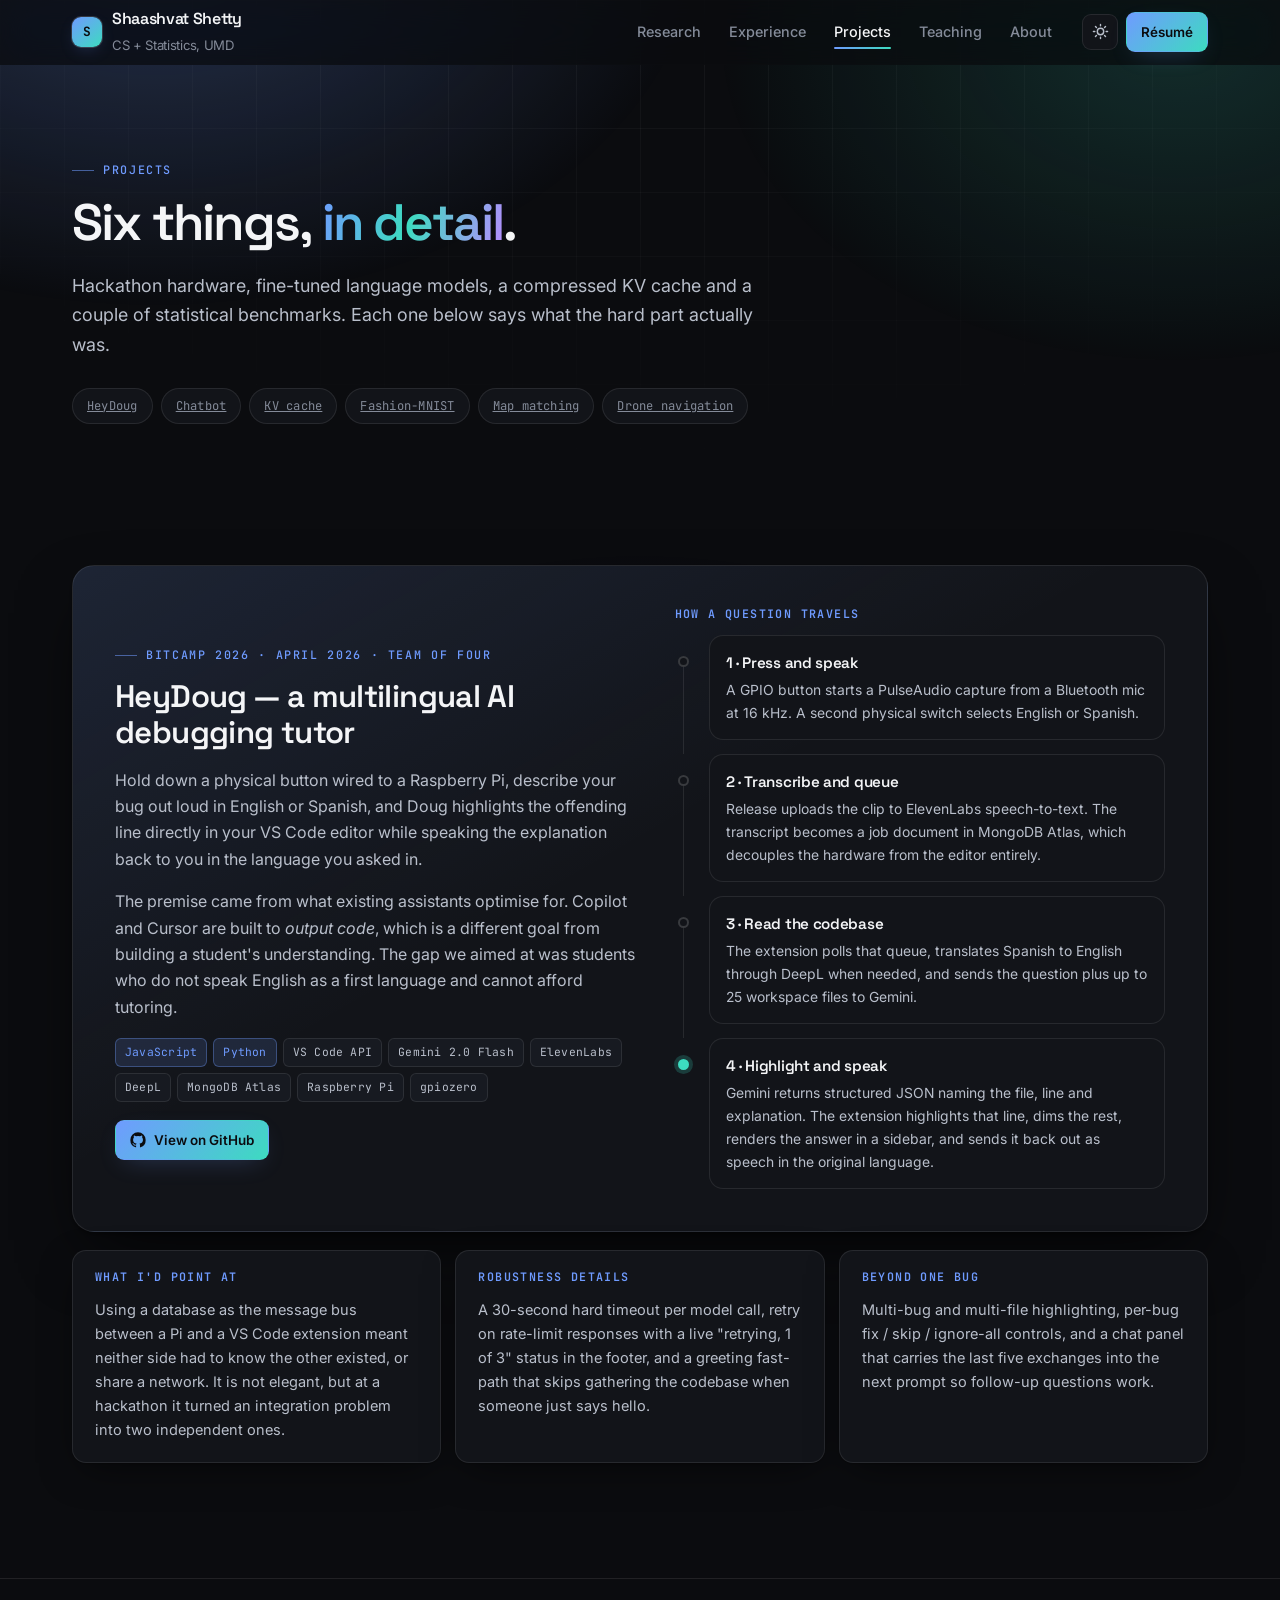
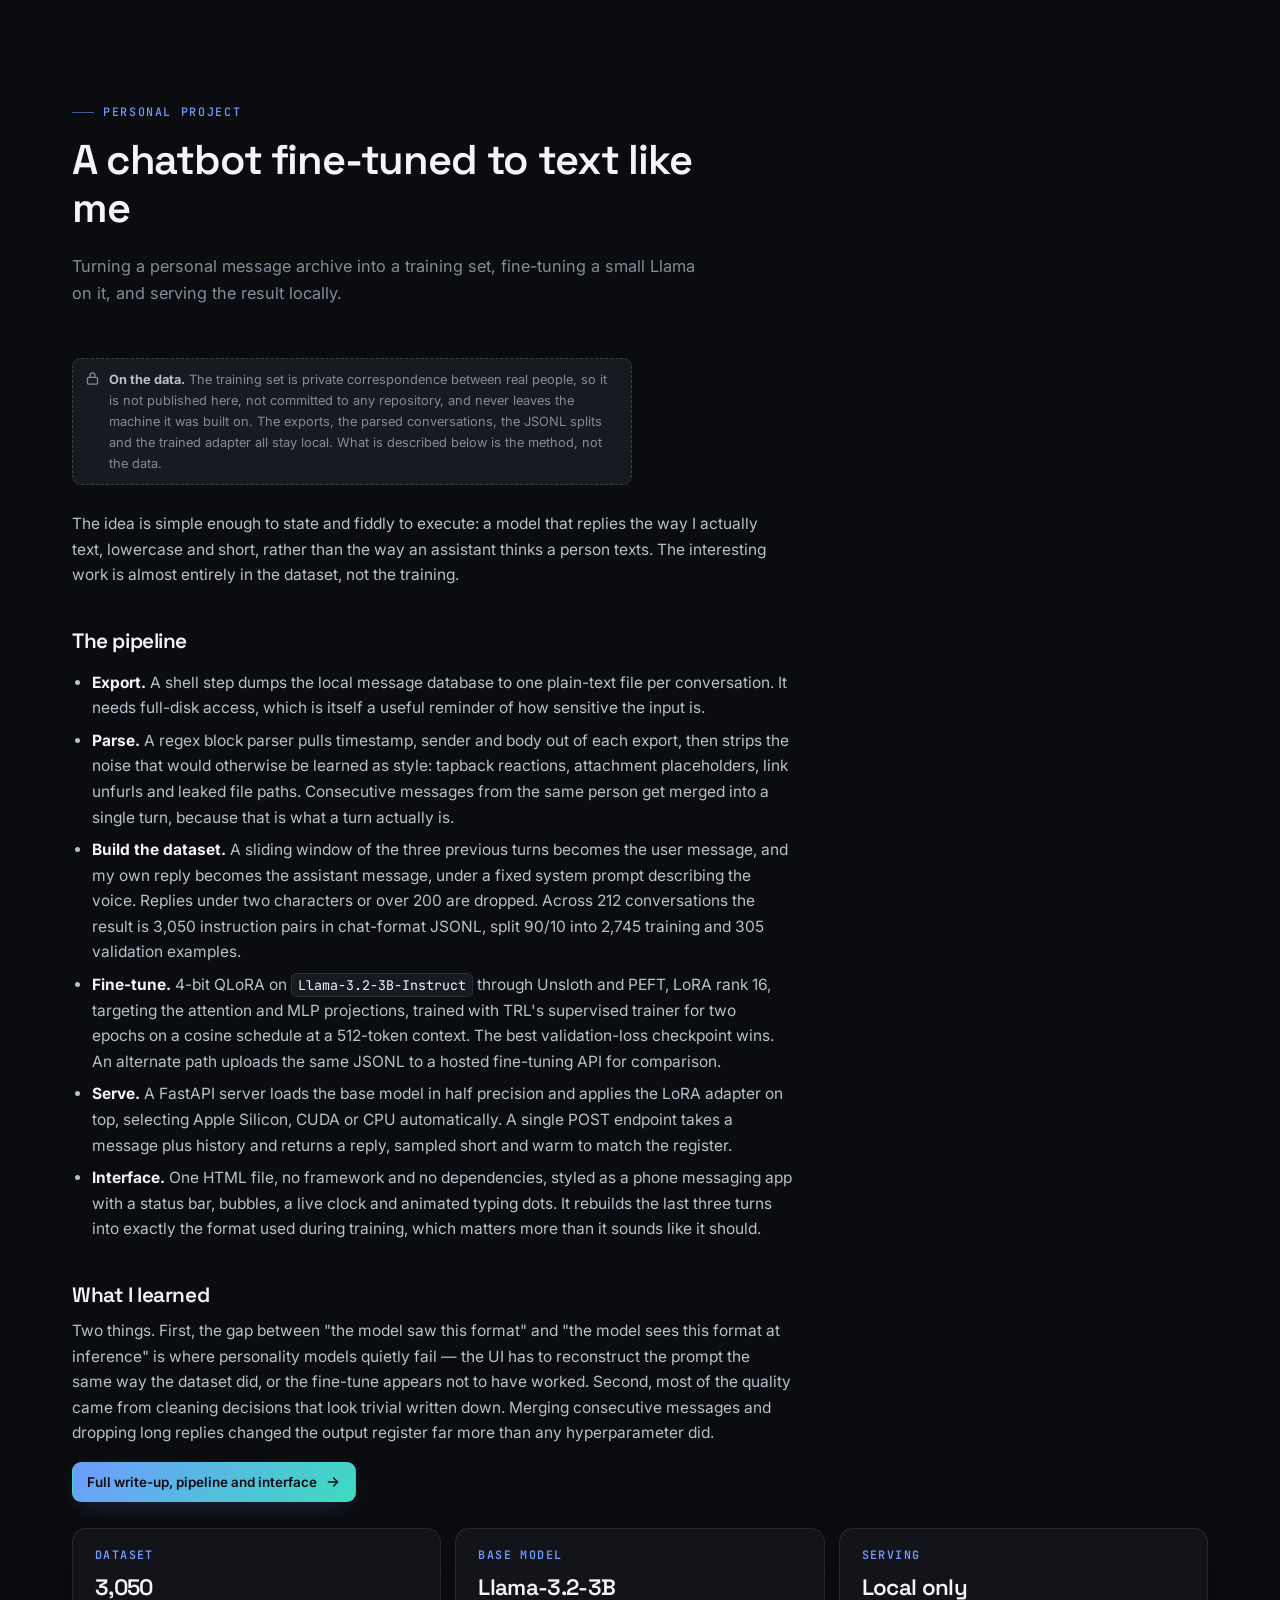
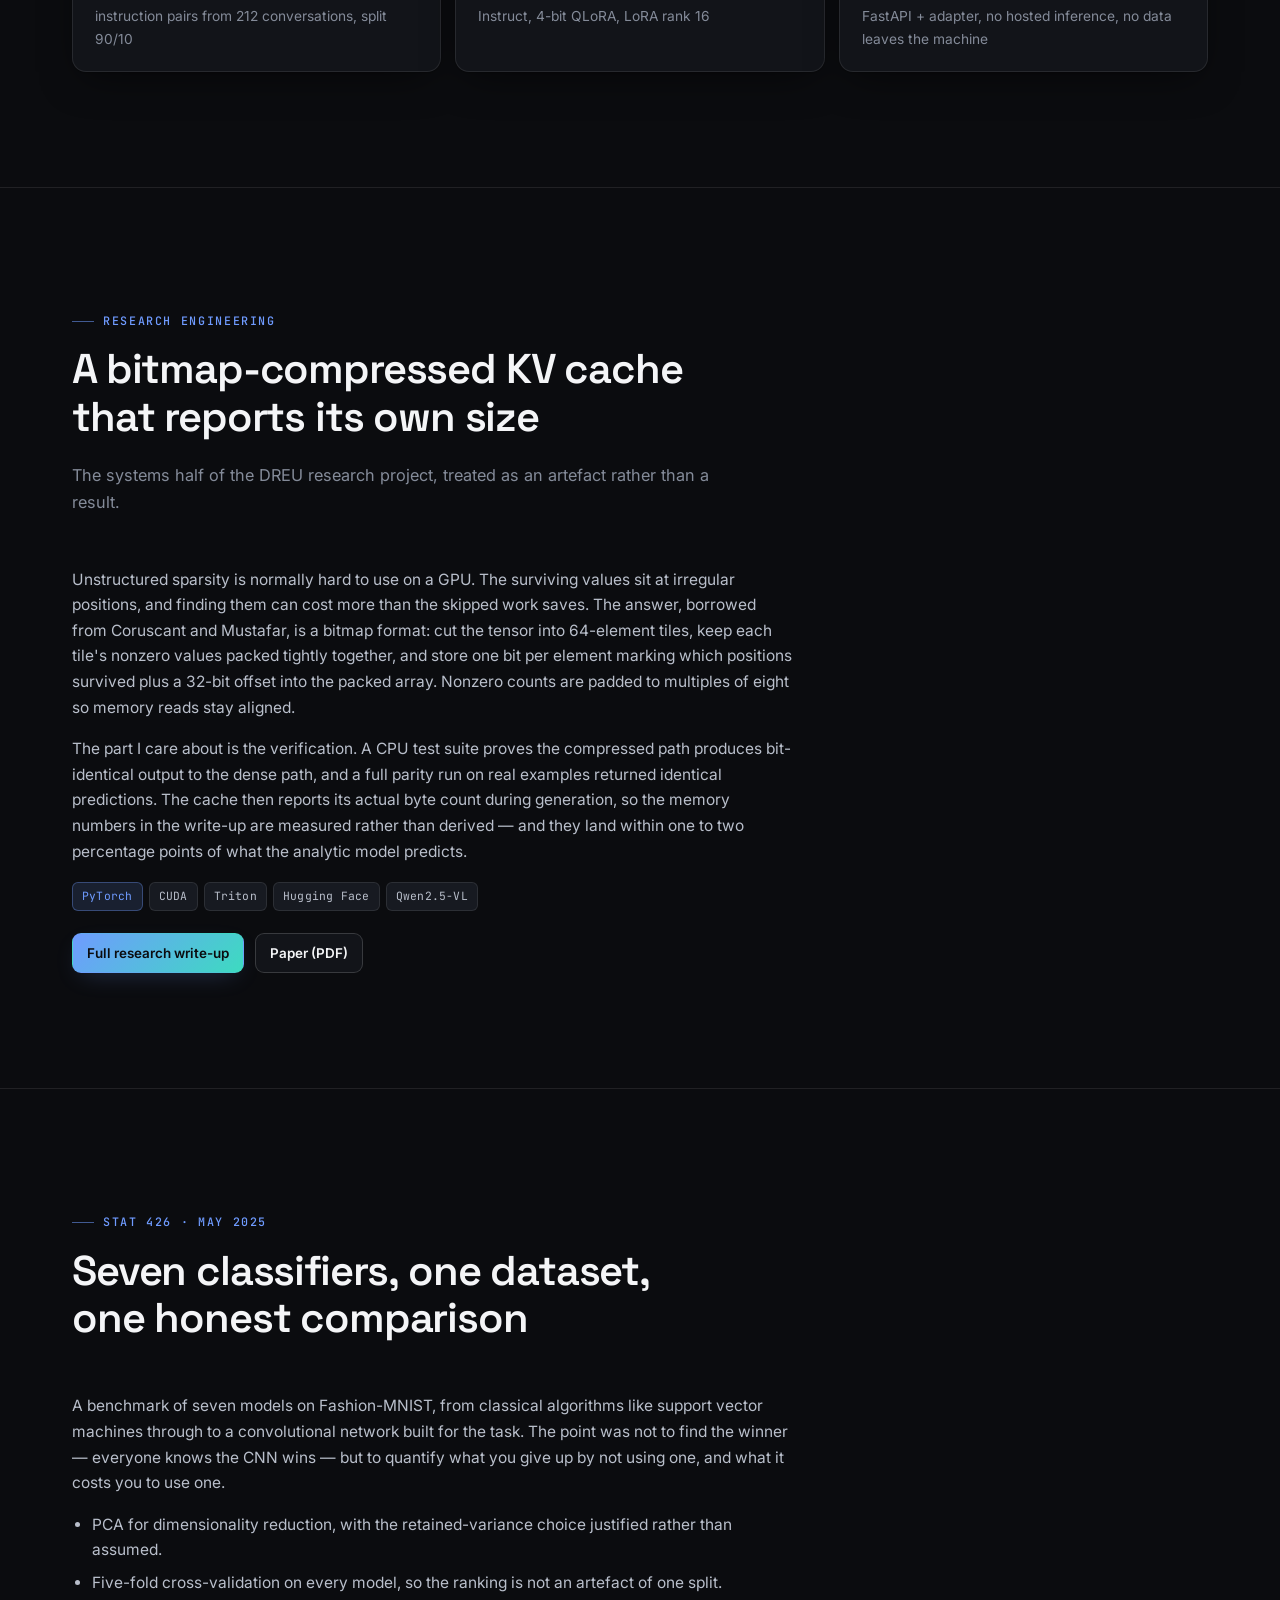
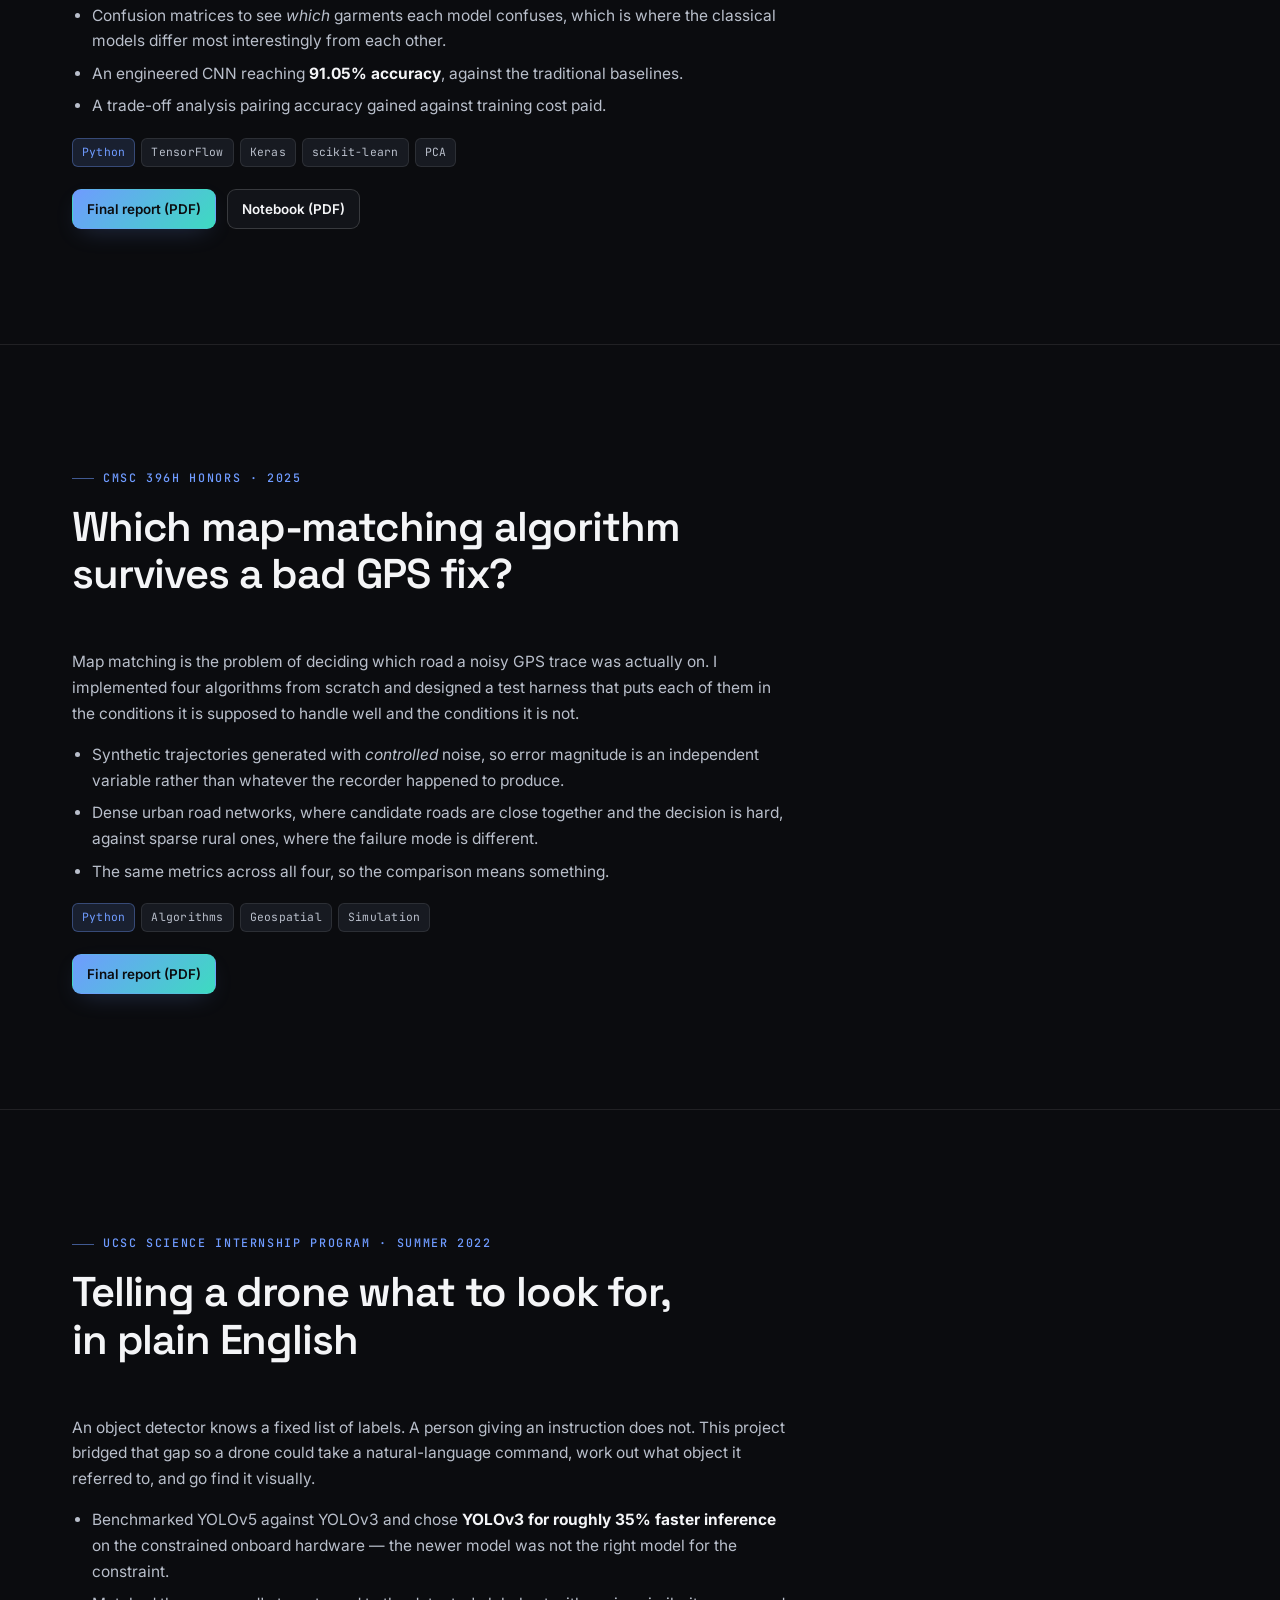
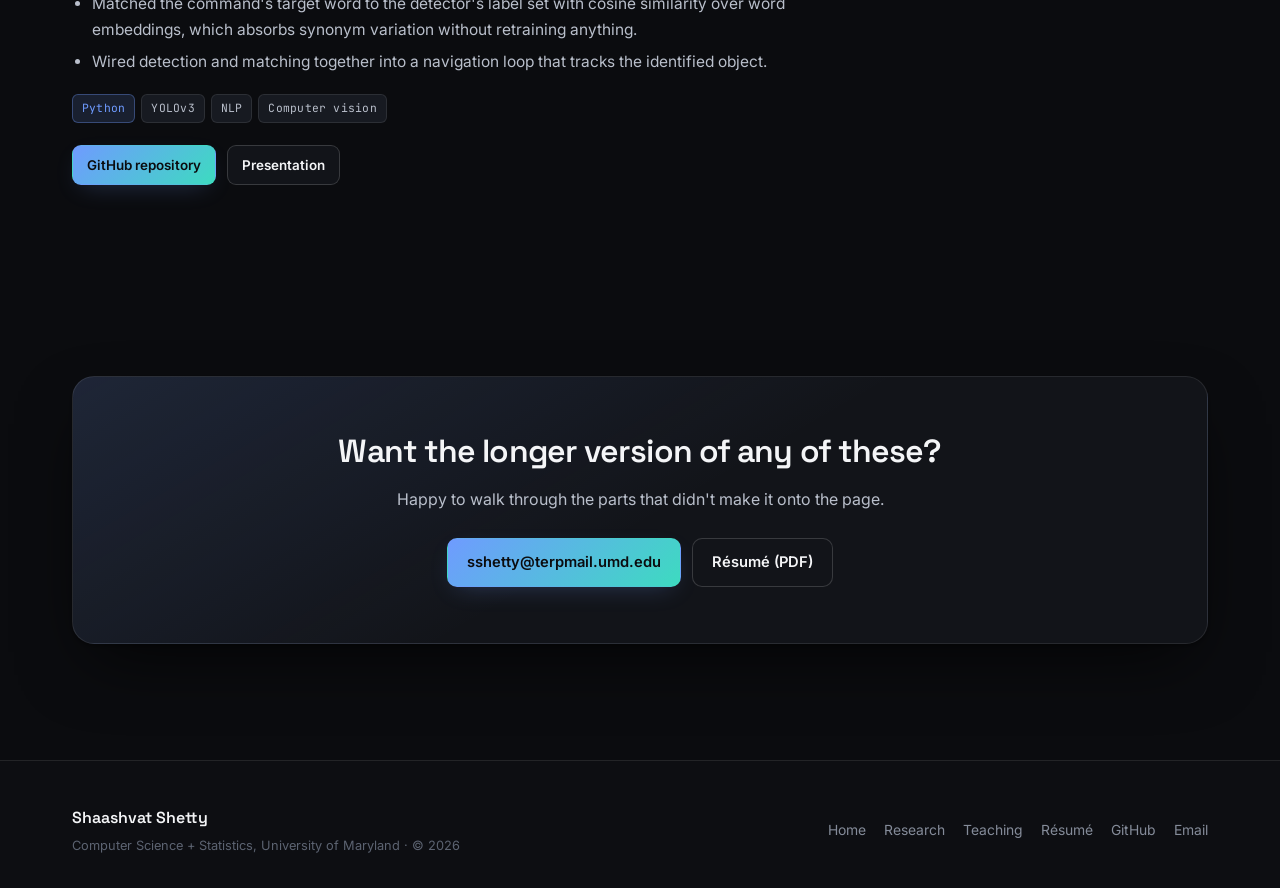
<file: projects.html>
<!DOCTYPE html>
<html lang="en">
<head>
<meta charset="UTF-8">
<meta name="viewport" content="width=device-width, initial-scale=1.0, viewport-fit=cover">
<title>Projects | Shaashvat Shetty</title>
<meta name="description" content="Detailed write-ups: HeyDoug multilingual code tutor, a personal-style chatbot fine-tuning pipeline, visual-token KV-cache pruning, Fashion-MNIST benchmarking, GPS map-matching and language-guided drone navigation.">
<link rel="preconnect" href="https://fonts.googleapis.com">
<link rel="preconnect" href="https://fonts.gstatic.com" crossorigin>
<link href="https://fonts.googleapis.com/css2?family=Inter:wght@400;500;600;700&family=Space+Grotesk:wght@500;600;700&family=JetBrains+Mono:wght@400;500;600;700&display=swap" rel="stylesheet">
<link rel="icon" href="data:image/svg+xml,%3Csvg xmlns='http://www.w3.org/2000/svg' viewBox='0 0 32 32'%3E%3Crect width='32' height='32' rx='8' fill='%236f9bff'/%3E%3Ctext x='16' y='22' font-family='monospace' font-size='17' font-weight='700' fill='%230b0c0f' text-anchor='middle'%3ES%3C/text%3E%3C/svg%3E">
<link rel="stylesheet" href="assets/style.css?v=4">
<script>
  (function(){try{var t=localStorage.getItem('theme');if(t==='light'||t==='dark')document.documentElement.setAttribute('data-theme',t);}catch(e){}})();
</script>
<noscript><style>.reveal{opacity:1!important;transform:none!important}[role="tabpanel"][hidden]{display:block!important}.tabs{display:none}</style></noscript>
</head>
<body>
<div class="bg-field" aria-hidden="true"></div>
<div class="bg-grid" aria-hidden="true"></div>

<header class="site-header">
  <div class="wrap">
    <div class="nav">
      <a class="brand" href="index.html">
        <span class="brand-mark" aria-hidden="true">S</span>
        <span>Shaashvat Shetty<br><span class="brand-sub">CS + Statistics, UMD</span></span>
      </a>
      <nav class="nav-links" aria-label="Primary">
        <a href="research.html">Research</a>
        <a href="index.html#experience">Experience</a>
        <a href="projects.html">Projects</a>
        <a href="teaching.html">Teaching</a>
        <a href="index.html#about">About</a>
      </nav>
      <div class="nav-actions">
        <button class="icon-btn" data-theme-toggle type="button" aria-label="Toggle colour theme">
          <svg class="icon-sun" viewBox="0 0 24 24" fill="none" stroke="currentColor" stroke-width="2" stroke-linecap="round"><circle cx="12" cy="12" r="4.5"/><path d="M12 2v2M12 20v2M4.9 4.9l1.4 1.4M17.7 17.7l1.4 1.4M2 12h2M20 12h2M4.9 19.1l1.4-1.4M17.7 6.3l1.4-1.4"/></svg>
          <svg class="icon-moon" viewBox="0 0 24 24" fill="none" stroke="currentColor" stroke-width="2" stroke-linecap="round" stroke-linejoin="round"><path d="M21 12.8A9 9 0 1 1 11.2 3a7 7 0 0 0 9.8 9.8z"/></svg>
        </button>
        <button class="icon-btn menu-toggle" data-menu-toggle type="button" aria-label="Menu" aria-expanded="false" aria-controls="mobileMenu">
          <svg viewBox="0 0 24 24" fill="none" stroke="currentColor" stroke-width="2" stroke-linecap="round"><path d="M4 7h16M4 12h16M4 17h16"/></svg>
        </button>
        <a class="btn btn-primary btn-sm" href="Shaashvat_Shetty_Resume_2026.pdf" target="_blank" rel="noopener noreferrer">Résumé</a>
      </div>
    </div>
  </div>
  <nav class="mobile-menu" id="mobileMenu" hidden aria-label="Mobile">
    <a href="index.html">Home</a>
    <a href="research.html">Research</a>
    <a href="projects.html">Projects</a>
    <a href="teaching.html">Teaching</a>
    <a href="index.html#contact">Contact</a>
  </nav>
  <div class="scroll-bar" aria-hidden="true"></div>
</header>

<main>

  <section class="hero" style="padding-bottom:0">
    <div class="wrap">
      <span class="eyebrow">Projects</span>
      <h1 style="font-size:clamp(2rem,4.6vw,3.2rem);max-width:16ch">Six things, <span class="grad">in detail</span>.</h1>
      <p class="hero-lede" style="max-width:64ch">
        Hackathon hardware, fine-tuned language models, a compressed KV cache and a couple of statistical
        benchmarks. Each one below says what the hard part actually was.
      </p>
      <nav class="filters" aria-label="Jump to project" style="margin-top:8px">
        <a class="chip" href="#heydoug">HeyDoug</a>
        <a class="chip" href="#chatbot">Chatbot</a>
        <a class="chip" href="#kvcache">KV cache</a>
        <a class="chip" href="#fashion">Fashion-MNIST</a>
        <a class="chip" href="#mapmatch">Map matching</a>
        <a class="chip" href="#drone">Drone navigation</a>
      </nav>
    </div>
  </section>

  <!-- ============ HEYDOUG ============ -->
  <section id="heydoug" class="section">
    <div class="wrap">
      <div class="feature reveal">
        <div class="feature-inner">
          <div>
            <span class="eyebrow">Bitcamp 2026 &middot; April 2026 &middot; team of four</span>
            <h3>HeyDoug &mdash; a multilingual AI debugging tutor</h3>
            <p>
              Hold down a physical button wired to a Raspberry Pi, describe your bug out loud in English or
              Spanish, and Doug highlights the offending line directly in your VS Code editor while speaking the
              explanation back to you in the language you asked in.
            </p>
            <p>
              The premise came from what existing assistants optimise for. Copilot and Cursor are built to
              <em>output code</em>, which is a different goal from building a student's understanding. The gap
              we aimed at was students who do not speak English as a first language and cannot afford tutoring.
            </p>
            <div class="tags" style="margin:18px 0">
              <span class="tag tag--accent">JavaScript</span><span class="tag tag--accent">Python</span>
              <span class="tag">VS Code API</span><span class="tag">Gemini 2.0 Flash</span>
              <span class="tag">ElevenLabs</span><span class="tag">DeepL</span>
              <span class="tag">MongoDB Atlas</span><span class="tag">Raspberry Pi</span><span class="tag">gpiozero</span>
            </div>
            <a class="btn btn-primary btn-sm" href="https://github.com/jordanabe23/bitcamp2026-vscode-extension" target="_blank" rel="noopener noreferrer">
              <svg viewBox="0 0 24 24" fill="currentColor"><path d="M12 .5A11.5 11.5 0 0 0 .5 12a11.5 11.5 0 0 0 7.86 10.92c.58.1.79-.25.79-.56v-2c-3.2.7-3.88-1.38-3.88-1.38-.53-1.34-1.29-1.7-1.29-1.7-1.05-.72.08-.7.08-.7 1.16.08 1.77 1.2 1.77 1.2 1.03 1.77 2.7 1.26 3.36.96.1-.75.4-1.26.73-1.55-2.55-.29-5.24-1.28-5.24-5.7 0-1.26.45-2.29 1.19-3.1-.12-.29-.52-1.46.11-3.05 0 0 .97-.31 3.18 1.18a11 11 0 0 1 5.8 0c2.2-1.5 3.17-1.18 3.17-1.18.63 1.59.23 2.76.12 3.05.74.81 1.18 1.84 1.18 3.1 0 4.43-2.69 5.41-5.25 5.69.41.36.78 1.06.78 2.14v3.17c0 .31.21.67.8.56A11.5 11.5 0 0 0 23.5 12 11.5 11.5 0 0 0 12 .5z"/></svg>
              View on GitHub
            </a>
          </div>

          <div>
            <h4 style="font-family:var(--mono);font-size:.73rem;letter-spacing:.12em;text-transform:uppercase;color:var(--accent);margin:0 0 14px">How a question travels</h4>
            <div class="timeline">
              <div class="tl-item"><span class="tl-dot" aria-hidden="true"></span><div class="tl-card" style="padding:14px 16px">
                <div class="tl-role" style="font-size:.95rem">1 &middot; Press and speak</div>
                <p style="font-size:.87rem;margin:4px 0 0">A GPIO button starts a PulseAudio capture from a Bluetooth mic at 16&nbsp;kHz. A second physical switch selects English or Spanish.</p>
              </div></div>
              <div class="tl-item"><span class="tl-dot" aria-hidden="true"></span><div class="tl-card" style="padding:14px 16px">
                <div class="tl-role" style="font-size:.95rem">2 &middot; Transcribe and queue</div>
                <p style="font-size:.87rem;margin:4px 0 0">Release uploads the clip to ElevenLabs speech-to-text. The transcript becomes a job document in MongoDB Atlas, which decouples the hardware from the editor entirely.</p>
              </div></div>
              <div class="tl-item"><span class="tl-dot" aria-hidden="true"></span><div class="tl-card" style="padding:14px 16px">
                <div class="tl-role" style="font-size:.95rem">3 &middot; Read the codebase</div>
                <p style="font-size:.87rem;margin:4px 0 0">The extension polls that queue, translates Spanish to English through DeepL when needed, and sends the question plus up to 25 workspace files to Gemini.</p>
              </div></div>
              <div class="tl-item is-current"><span class="tl-dot" aria-hidden="true"></span><div class="tl-card" style="padding:14px 16px">
                <div class="tl-role" style="font-size:.95rem">4 &middot; Highlight and speak</div>
                <p style="font-size:.87rem;margin:4px 0 0">Gemini returns structured JSON naming the file, line and explanation. The extension highlights that line, dims the rest, renders the answer in a sidebar, and sends it back out as speech in the original language.</p>
              </div></div>
            </div>
          </div>
        </div>
      </div>

      <div class="skill-grid reveal" style="margin-top:18px">
        <div class="card skill-card">
          <h4>What I'd point at</h4>
          <p style="font-size:.91rem;margin:0">Using a database as the message bus between a Pi and a VS Code extension meant neither side had to know the other existed, or share a network. It is not elegant, but at a hackathon it turned an integration problem into two independent ones.</p>
        </div>
        <div class="card skill-card">
          <h4>Robustness details</h4>
          <p style="font-size:.91rem;margin:0">A 30-second hard timeout per model call, retry on rate-limit responses with a live "retrying, 1 of 3" status in the footer, and a greeting fast-path that skips gathering the codebase when someone just says hello.</p>
        </div>
        <div class="card skill-card">
          <h4>Beyond one bug</h4>
          <p style="font-size:.91rem;margin:0">Multi-bug and multi-file highlighting, per-bug fix / skip / ignore-all controls, and a chat panel that carries the last five exchanges into the next prompt so follow-up questions work.</p>
        </div>
      </div>
    </div>
  </section>

  <hr class="rule">

  <!-- ============ CHATBOT ============ -->
  <section id="chatbot" class="section">
    <div class="wrap">
      <div class="section-head reveal">
        <span class="eyebrow">Personal project</span>
        <h2>A chatbot fine-tuned to text like me</h2>
        <p>Turning a personal message archive into a training set, fine-tuning a small Llama on it, and serving the result locally.</p>
      </div>

      <div class="note reveal" style="max-width:70ch;margin-bottom:26px">
        <svg viewBox="0 0 24 24" fill="none" stroke="currentColor" stroke-width="2" stroke-linecap="round" stroke-linejoin="round"><rect x="4" y="10" width="16" height="11" rx="2"/><path d="M8 10V7a4 4 0 0 1 8 0v3"/></svg>
        <span>
          <strong style="color:var(--ink-2)">On the data.</strong> The training set is private correspondence
          between real people, so it is not published here, not committed to any repository, and never leaves the
          machine it was built on. The exports, the parsed conversations, the JSONL splits and the trained adapter
          all stay local. What is described below is the method, not the data.
        </span>
      </div>

      <div class="prose reveal">
        <p>
          The idea is simple enough to state and fiddly to execute: a model that replies the way I actually text,
          lowercase and short, rather than the way an assistant thinks a person texts. The interesting work is
          almost entirely in the dataset, not the training.
        </p>

        <h3>The pipeline</h3>
        <ul>
          <li><strong>Export.</strong> A shell step dumps the local message database to one plain-text file per conversation. It needs full-disk access, which is itself a useful reminder of how sensitive the input is.</li>
          <li><strong>Parse.</strong> A regex block parser pulls timestamp, sender and body out of each export, then strips the noise that would otherwise be learned as style: tapback reactions, attachment placeholders, link unfurls and leaked file paths. Consecutive messages from the same person get merged into a single turn, because that is what a turn actually is.</li>
          <li><strong>Build the dataset.</strong> A sliding window of the three previous turns becomes the user message, and my own reply becomes the assistant message, under a fixed system prompt describing the voice. Replies under two characters or over 200 are dropped. Across 212 conversations the result is 3,050 instruction pairs in chat-format JSONL, split 90/10 into 2,745 training and 305 validation examples.</li>
          <li><strong>Fine-tune.</strong> 4-bit QLoRA on <code>Llama-3.2-3B-Instruct</code> through Unsloth and PEFT, LoRA rank 16, targeting the attention and MLP projections, trained with TRL's supervised trainer for two epochs on a cosine schedule at a 512-token context. The best validation-loss checkpoint wins. An alternate path uploads the same JSONL to a hosted fine-tuning API for comparison.</li>
          <li><strong>Serve.</strong> A FastAPI server loads the base model in half precision and applies the LoRA adapter on top, selecting Apple Silicon, CUDA or CPU automatically. A single POST endpoint takes a message plus history and returns a reply, sampled short and warm to match the register.</li>
          <li><strong>Interface.</strong> One HTML file, no framework and no dependencies, styled as a phone messaging app with a status bar, bubbles, a live clock and animated typing dots. It rebuilds the last three turns into exactly the format used during training, which matters more than it sounds like it should.</li>
        </ul>

        <h3>What I learned</h3>
        <p>
          Two things. First, the gap between "the model saw this format" and "the model sees this format at
          inference" is where personality models quietly fail — the UI has to reconstruct the prompt the same way
          the dataset did, or the fine-tune appears not to have worked. Second, most of the quality came from
          cleaning decisions that look trivial written down. Merging consecutive messages and dropping long
          replies changed the output register far more than any hyperparameter did.
        </p>
      </div>

      <div style="display:flex;flex-wrap:wrap;gap:11px;margin:4px 0 26px">
        <a class="btn btn-primary btn-sm" href="chatbot.html">
          Full write-up, pipeline and interface
          <svg viewBox="0 0 24 24" fill="none" stroke="currentColor" stroke-width="2" stroke-linecap="round" stroke-linejoin="round"><path d="M5 12h14m0 0l-6-6m6 6l-6 6"/></svg>
        </a>
      </div>

      <div class="skill-grid reveal" style="margin-top:8px">
        <div class="card skill-card">
          <h4>Dataset</h4>
          <div class="result-v" style="font-size:1.4rem">3,050</div>
          <p style="font-size:.86rem;color:var(--ink-3);margin:4px 0 0">instruction pairs from 212 conversations, split 90/10</p>
        </div>
        <div class="card skill-card">
          <h4>Base model</h4>
          <div class="result-v" style="font-size:1.4rem">Llama-3.2-3B</div>
          <p style="font-size:.86rem;color:var(--ink-3);margin:4px 0 0">Instruct, 4-bit QLoRA, LoRA rank 16</p>
        </div>
        <div class="card skill-card">
          <h4>Serving</h4>
          <div class="result-v" style="font-size:1.4rem">Local only</div>
          <p style="font-size:.86rem;color:var(--ink-3);margin:4px 0 0">FastAPI + adapter, no hosted inference, no data leaves the machine</p>
        </div>
      </div>
    </div>
  </section>

  <hr class="rule">

  <!-- ============ KV CACHE ============ -->
  <section id="kvcache" class="section">
    <div class="wrap">
      <div class="section-head reveal">
        <span class="eyebrow">Research engineering</span>
        <h2>A bitmap-compressed KV cache that reports its own size</h2>
        <p>The systems half of the DREU research project, treated as an artefact rather than a result.</p>
      </div>
      <div class="prose reveal">
        <p>
          Unstructured sparsity is normally hard to use on a GPU. The surviving values sit at irregular
          positions, and finding them can cost more than the skipped work saves. The answer, borrowed from
          Coruscant and Mustafar, is a bitmap format: cut the tensor into 64-element tiles, keep each tile's
          nonzero values packed tightly together, and store one bit per element marking which positions survived
          plus a 32-bit offset into the packed array. Nonzero counts are padded to multiples of eight so memory
          reads stay aligned.
        </p>
        <p>
          The part I care about is the verification. A CPU test suite proves the compressed path produces
          bit-identical output to the dense path, and a full parity run on real examples returned identical
          predictions. The cache then reports its actual byte count during generation, so the memory numbers in
          the write-up are measured rather than derived — and they land within one to two percentage points of
          what the analytic model predicts.
        </p>
      </div>
      <div class="tags reveal" style="margin:18px 0 22px">
        <span class="tag tag--accent">PyTorch</span><span class="tag">CUDA</span><span class="tag">Triton</span><span class="tag">Hugging Face</span><span class="tag">Qwen2.5-VL</span>
      </div>
      <div style="display:flex;flex-wrap:wrap;gap:11px">
        <a class="btn btn-primary btn-sm" href="research.html">Full research write-up</a>
        <a class="btn btn-ghost btn-sm" href="DREU_KV_Cache_Pruning_Report.pdf" target="_blank" rel="noopener noreferrer">Paper (PDF)</a>
      </div>
    </div>
  </section>

  <hr class="rule">

  <!-- ============ FASHION MNIST ============ -->
  <section id="fashion" class="section">
    <div class="wrap">
      <div class="section-head reveal">
        <span class="eyebrow">STAT 426 &middot; May 2025</span>
        <h2>Seven classifiers, one dataset, one honest comparison</h2>
      </div>
      <div class="prose reveal">
        <p>
          A benchmark of seven models on Fashion-MNIST, from classical algorithms like support vector machines
          through to a convolutional network built for the task. The point was not to find the winner — everyone
          knows the CNN wins — but to quantify what you give up by not using one, and what it costs you to use one.
        </p>
        <ul>
          <li>PCA for dimensionality reduction, with the retained-variance choice justified rather than assumed.</li>
          <li>Five-fold cross-validation on every model, so the ranking is not an artefact of one split.</li>
          <li>Confusion matrices to see <em>which</em> garments each model confuses, which is where the classical models differ most interestingly from each other.</li>
          <li>An engineered CNN reaching <strong>91.05% accuracy</strong>, against the traditional baselines.</li>
          <li>A trade-off analysis pairing accuracy gained against training cost paid.</li>
        </ul>
      </div>
      <div class="tags reveal" style="margin:18px 0 22px">
        <span class="tag tag--accent">Python</span><span class="tag">TensorFlow</span><span class="tag">Keras</span><span class="tag">scikit-learn</span><span class="tag">PCA</span>
      </div>
      <div style="display:flex;flex-wrap:wrap;gap:11px">
        <a class="btn btn-primary btn-sm" href="stat426_final_report.pdf" target="_blank" rel="noopener noreferrer">Final report (PDF)</a>
        <a class="btn btn-ghost btn-sm" href="report_Fashion_MNIST.pdf" target="_blank" rel="noopener noreferrer">Notebook (PDF)</a>
      </div>
    </div>
  </section>

  <hr class="rule">

  <!-- ============ MAP MATCHING ============ -->
  <section id="mapmatch" class="section">
    <div class="wrap">
      <div class="section-head reveal">
        <span class="eyebrow">CMSC 396H Honors &middot; 2025</span>
        <h2>Which map-matching algorithm survives a bad GPS fix?</h2>
      </div>
      <div class="prose reveal">
        <p>
          Map matching is the problem of deciding which road a noisy GPS trace was actually on. I implemented
          four algorithms from scratch and designed a test harness that puts each of them in the conditions it is
          supposed to handle well and the conditions it is not.
        </p>
        <ul>
          <li>Synthetic trajectories generated with <em>controlled</em> noise, so error magnitude is an independent variable rather than whatever the recorder happened to produce.</li>
          <li>Dense urban road networks, where candidate roads are close together and the decision is hard, against sparse rural ones, where the failure mode is different.</li>
          <li>The same metrics across all four, so the comparison means something.</li>
        </ul>
      </div>
      <div class="tags reveal" style="margin:18px 0 22px">
        <span class="tag tag--accent">Python</span><span class="tag">Algorithms</span><span class="tag">Geospatial</span><span class="tag">Simulation</span>
      </div>
      <a class="btn btn-primary btn-sm" href="CMSC396H_Final_Report.pdf" target="_blank" rel="noopener noreferrer">Final report (PDF)</a>
    </div>
  </section>

  <hr class="rule">

  <!-- ============ DRONE ============ -->
  <section id="drone" class="section">
    <div class="wrap">
      <div class="section-head reveal">
        <span class="eyebrow">UCSC Science Internship Program &middot; Summer 2022</span>
        <h2>Telling a drone what to look for, in plain English</h2>
      </div>
      <div class="prose reveal">
        <p>
          An object detector knows a fixed list of labels. A person giving an instruction does not. This project
          bridged that gap so a drone could take a natural-language command, work out what object it referred to,
          and go find it visually.
        </p>
        <ul>
          <li>Benchmarked YOLOv5 against YOLOv3 and chose <strong>YOLOv3 for roughly 35% faster inference</strong> on the constrained onboard hardware — the newer model was not the right model for the constraint.</li>
          <li>Matched the command's target word to the detector's label set with cosine similarity over word embeddings, which absorbs synonym variation without retraining anything.</li>
          <li>Wired detection and matching together into a navigation loop that tracks the identified object.</li>
        </ul>
      </div>
      <div class="tags reveal" style="margin:18px 0 22px">
        <span class="tag tag--accent">Python</span><span class="tag">YOLOv3</span><span class="tag">NLP</span><span class="tag">Computer vision</span>
      </div>
      <div style="display:flex;flex-wrap:wrap;gap:11px">
        <a class="btn btn-primary btn-sm" href="https://github.com/ShaashvatShetty/Vln_objectDetection" target="_blank" rel="noopener noreferrer">GitHub repository</a>
        <a class="btn btn-ghost btn-sm" href="https://prezi.com/p/gyevliu1xxti/?present=1" target="_blank" rel="noopener noreferrer">Presentation</a>
      </div>
    </div>
  </section>

  <section class="section--tight">
    <div class="wrap">
      <div class="contact-card reveal">
        <h2 style="font-size:clamp(1.4rem,3vw,2rem)">Want the longer version of any of these?</h2>
        <p style="color:var(--ink-2);max-width:52ch;margin-inline:auto">Happy to walk through the parts that didn't make it onto the page.</p>
        <div class="contact-links">
          <a class="btn btn-primary" href="mailto:sshetty@terpmail.umd.edu">sshetty@terpmail.umd.edu</a>
          <a class="btn btn-ghost" href="Shaashvat_Shetty_Resume_2026.pdf" target="_blank" rel="noopener noreferrer">Résumé (PDF)</a>
        </div>
      </div>
    </div>
  </section>

</main>

<footer class="site-footer">
  <div class="wrap footer-grid">
    <div>
      <div style="font-family:var(--display);font-weight:600;color:var(--ink);margin-bottom:4px">Shaashvat Shetty</div>
      <div class="footer-note">Computer Science + Statistics, University of Maryland &middot; &copy; 2026</div>
    </div>
    <nav class="footer-links" aria-label="Footer">
      <a href="index.html">Home</a>
      <a href="research.html">Research</a>
      <a href="teaching.html">Teaching</a>
      <a href="Shaashvat_Shetty_Resume_2026.pdf" target="_blank" rel="noopener noreferrer">Résumé</a>
      <a href="https://github.com/shaashvatshetty8" target="_blank" rel="noopener noreferrer">GitHub</a>
      <a href="mailto:sshetty@terpmail.umd.edu">Email</a>
    </nav>
  </div>
</footer>

<button class="to-top" type="button" aria-label="Back to top">
  <svg viewBox="0 0 24 24" fill="none" stroke="currentColor" stroke-width="2" stroke-linecap="round" stroke-linejoin="round"><path d="M12 19V5m0 0l-6 6m6-6l6 6"/></svg>
</button>

<script src="assets/site.js?v=4"></script>
</body>
</html>
</file>
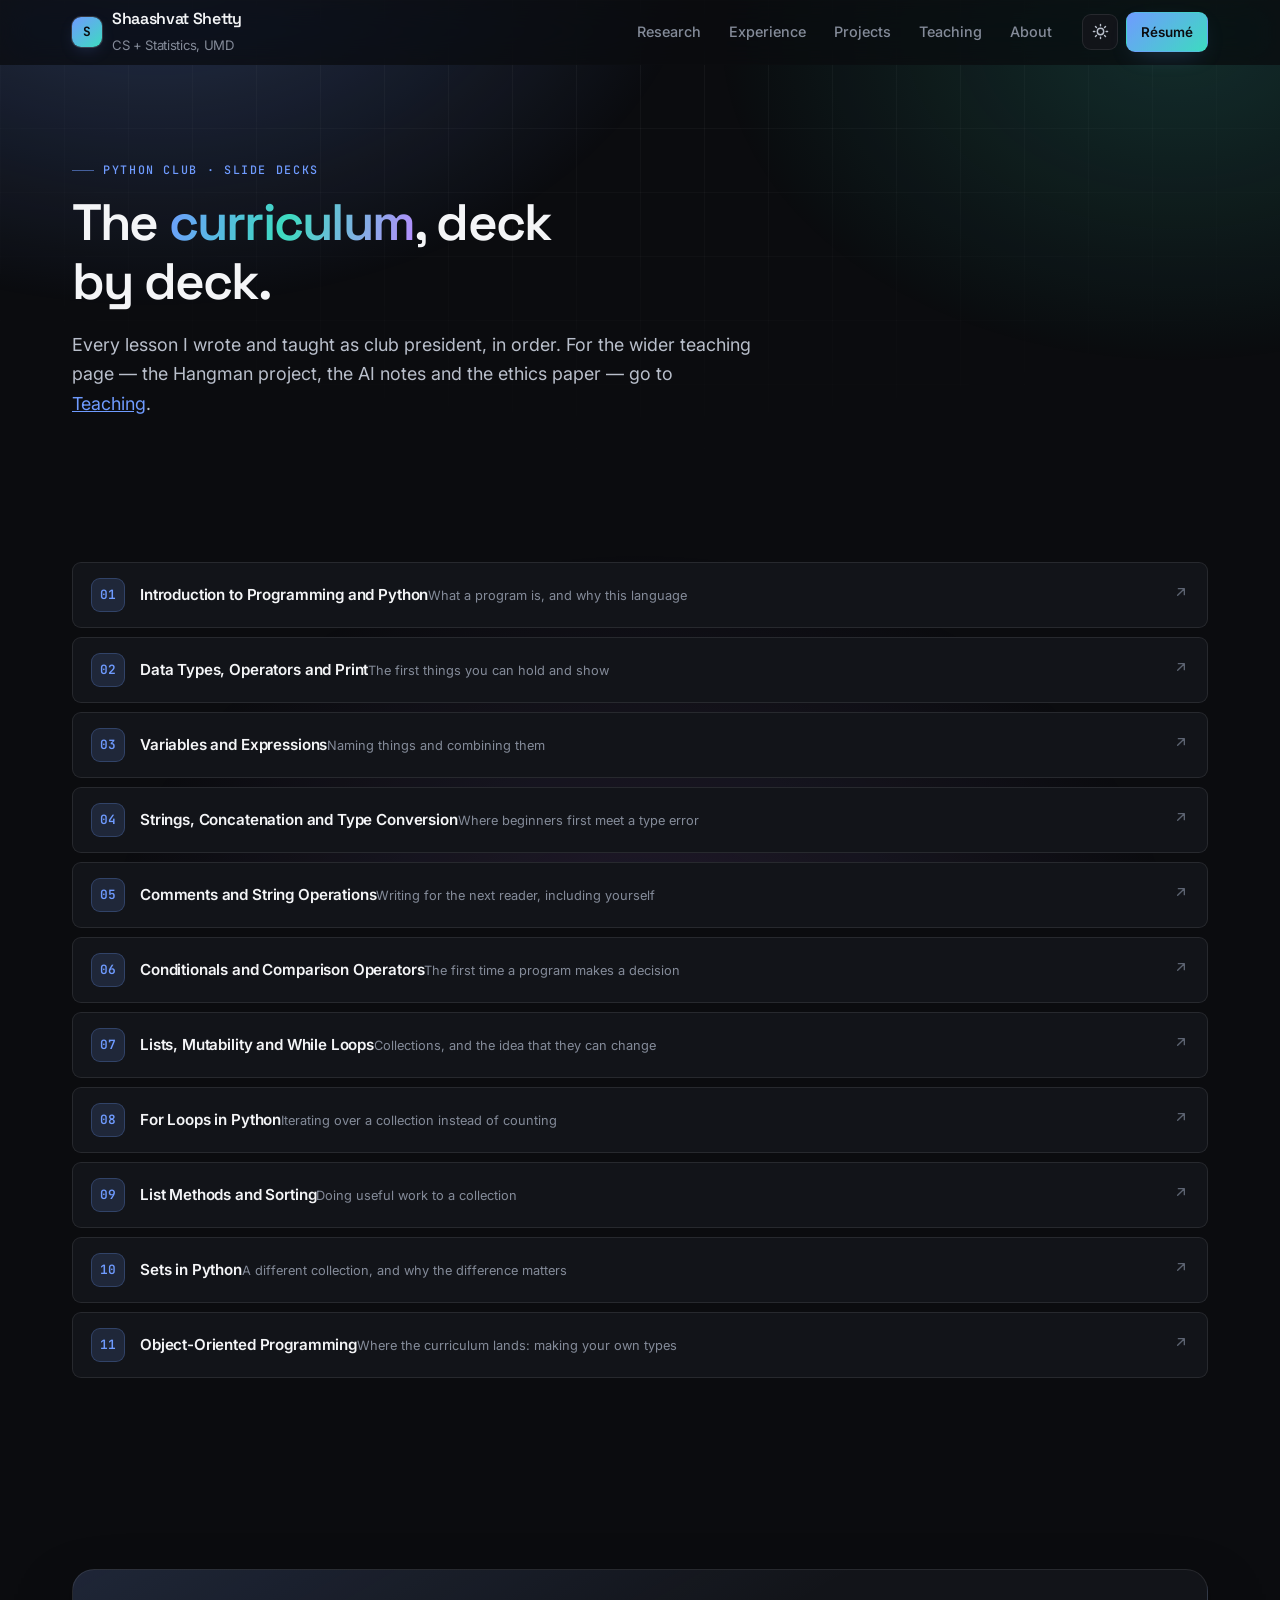
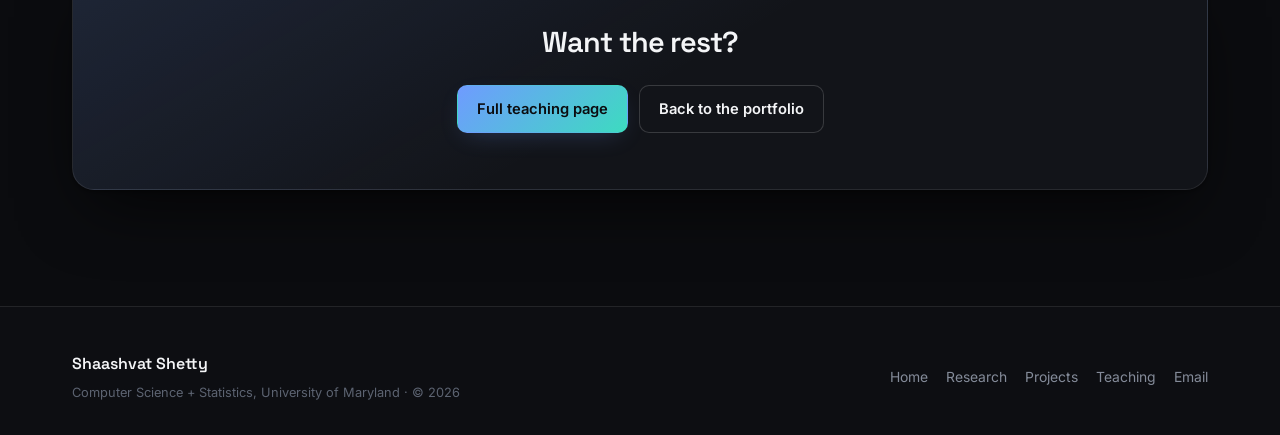
<file: python_club.html>
<!DOCTYPE html>
<html lang="en">
<head>
<meta charset="UTF-8">
<meta name="viewport" content="width=device-width, initial-scale=1.0, viewport-fit=cover">
<title>Python Club Lessons | Shaashvat Shetty</title>
<meta name="description" content="The eleven slide decks from the introductory Python curriculum Shaashvat Shetty wrote and taught as high-school Python Club president.">
<link rel="preconnect" href="https://fonts.googleapis.com">
<link rel="preconnect" href="https://fonts.gstatic.com" crossorigin>
<link href="https://fonts.googleapis.com/css2?family=Inter:wght@400;500;600;700&family=Space+Grotesk:wght@500;600;700&family=JetBrains+Mono:wght@400;500;600;700&display=swap" rel="stylesheet">
<link rel="icon" href="data:image/svg+xml,%3Csvg xmlns='http://www.w3.org/2000/svg' viewBox='0 0 32 32'%3E%3Crect width='32' height='32' rx='8' fill='%236f9bff'/%3E%3Ctext x='16' y='22' font-family='monospace' font-size='17' font-weight='700' fill='%230b0c0f' text-anchor='middle'%3ES%3C/text%3E%3C/svg%3E">
<link rel="stylesheet" href="assets/style.css?v=4">
<script>
  (function(){try{var t=localStorage.getItem('theme');if(t==='light'||t==='dark')document.documentElement.setAttribute('data-theme',t);}catch(e){}})();
</script>
<noscript><style>.reveal{opacity:1!important;transform:none!important}[role="tabpanel"][hidden]{display:block!important}.tabs{display:none}</style></noscript>
</head>
<body>
<div class="bg-field" aria-hidden="true"></div>
<div class="bg-grid" aria-hidden="true"></div>

<header class="site-header">
  <div class="wrap">
    <div class="nav">
      <a class="brand" href="index.html">
        <span class="brand-mark" aria-hidden="true">S</span>
        <span>Shaashvat Shetty<br><span class="brand-sub">CS + Statistics, UMD</span></span>
      </a>
      <nav class="nav-links" aria-label="Primary">
        <a href="research.html">Research</a>
        <a href="index.html#experience">Experience</a>
        <a href="projects.html">Projects</a>
        <a href="teaching.html">Teaching</a>
        <a href="index.html#about">About</a>
      </nav>
      <div class="nav-actions">
        <button class="icon-btn" data-theme-toggle type="button" aria-label="Toggle colour theme">
          <svg class="icon-sun" viewBox="0 0 24 24" fill="none" stroke="currentColor" stroke-width="2" stroke-linecap="round"><circle cx="12" cy="12" r="4.5"/><path d="M12 2v2M12 20v2M4.9 4.9l1.4 1.4M17.7 17.7l1.4 1.4M2 12h2M20 12h2M4.9 19.1l1.4-1.4M17.7 6.3l1.4-1.4"/></svg>
          <svg class="icon-moon" viewBox="0 0 24 24" fill="none" stroke="currentColor" stroke-width="2" stroke-linecap="round" stroke-linejoin="round"><path d="M21 12.8A9 9 0 1 1 11.2 3a7 7 0 0 0 9.8 9.8z"/></svg>
        </button>
        <button class="icon-btn menu-toggle" data-menu-toggle type="button" aria-label="Menu" aria-expanded="false" aria-controls="mobileMenu">
          <svg viewBox="0 0 24 24" fill="none" stroke="currentColor" stroke-width="2" stroke-linecap="round"><path d="M4 7h16M4 12h16M4 17h16"/></svg>
        </button>
        <a class="btn btn-primary btn-sm" href="Shaashvat_Shetty_Resume_2026.pdf" target="_blank" rel="noopener noreferrer">Résumé</a>
      </div>
    </div>
  </div>
  <nav class="mobile-menu" id="mobileMenu" hidden aria-label="Mobile">
    <a href="index.html">Home</a>
    <a href="research.html">Research</a>
    <a href="projects.html">Projects</a>
    <a href="teaching.html">Teaching</a>
    <a href="index.html#contact">Contact</a>
  </nav>
  <div class="scroll-bar" aria-hidden="true"></div>
</header>

<main>
  <section class="hero" style="padding-bottom:0">
    <div class="wrap">
      <span class="eyebrow">Python Club &middot; slide decks</span>
      <h1 style="font-size:clamp(2rem,4.6vw,3.2rem);max-width:16ch">The <span class="grad">curriculum</span>, deck by deck.</h1>
      <p class="hero-lede" style="max-width:62ch">
        Every lesson I wrote and taught as club president, in order. For the wider teaching page &mdash; the
        Hangman project, the AI notes and the ethics paper &mdash; go to <a href="teaching.html" style="color:var(--accent)">Teaching</a>.
      </p>
    </div>
  </section>

  <section class="section">
    <div class="wrap">
        <div class="lesson-list">
          <a class="lesson" href="https://docs.google.com/presentation/d/e/2PACX-1vTqyquHbDeA9ZJmNM_F0DIGTyElNnSlN7QJN4U_A0d7nuWaHuWikmZw03FhmQ5vVq2qm7VTurxZzw2c/embed?start=false&loop=false&delayms=3000&slide=id.p" target="_blank" rel="noopener noreferrer">
            <span class="lesson-num">01</span>
            <span><span class="lesson-t">Introduction to Programming and Python</span><span class="lesson-s">What a program is, and why this language</span></span>
            <span class="lesson-go" aria-hidden="true"><svg viewBox="0 0 24 24" fill="none" stroke="currentColor" stroke-width="2" stroke-linecap="round" stroke-linejoin="round"><path d="M7 17L17 7m0 0H8m9 0v9"/></svg></span>
          </a>
          <a class="lesson" href="https://docs.google.com/presentation/d/e/2PACX-1vTbr9U2GYIFjgmIZX79bEkHMtKCJVpflZiKSFlyobh28OqPHOSc7FZiEc7sqczks6N4lyxRf__VLlm-/embed?start=false&loop=false&delayms=3000" target="_blank" rel="noopener noreferrer">
            <span class="lesson-num">02</span>
            <span><span class="lesson-t">Data Types, Operators and Print</span><span class="lesson-s">The first things you can hold and show</span></span>
            <span class="lesson-go" aria-hidden="true"><svg viewBox="0 0 24 24" fill="none" stroke="currentColor" stroke-width="2" stroke-linecap="round" stroke-linejoin="round"><path d="M7 17L17 7m0 0H8m9 0v9"/></svg></span>
          </a>
          <a class="lesson" href="https://docs.google.com/presentation/d/e/2PACX-1vRJlb6NhSA7qVm3Qr1vFjaGUeKhCfXZQKeLTv6g7Zvv3qE8pbKI6qZropDH1D0TWjxIHa5HMsReaOS-/embed?start=false&loop=false&delayms=3000" target="_blank" rel="noopener noreferrer">
            <span class="lesson-num">03</span>
            <span><span class="lesson-t">Variables and Expressions</span><span class="lesson-s">Naming things and combining them</span></span>
            <span class="lesson-go" aria-hidden="true"><svg viewBox="0 0 24 24" fill="none" stroke="currentColor" stroke-width="2" stroke-linecap="round" stroke-linejoin="round"><path d="M7 17L17 7m0 0H8m9 0v9"/></svg></span>
          </a>
          <a class="lesson" href="https://docs.google.com/presentation/d/e/2PACX-1vRsPIlK1nLytvvkqFQDsvK9wWziQYiKfM2HTfdUvHXnhht-A-ugOknVVIG2JZC_Jpzfet4oGq5XuzbD/pub?start=false&loop=false&delayms=3000" target="_blank" rel="noopener noreferrer">
            <span class="lesson-num">04</span>
            <span><span class="lesson-t">Strings, Concatenation and Type Conversion</span><span class="lesson-s">Where beginners first meet a type error</span></span>
            <span class="lesson-go" aria-hidden="true"><svg viewBox="0 0 24 24" fill="none" stroke="currentColor" stroke-width="2" stroke-linecap="round" stroke-linejoin="round"><path d="M7 17L17 7m0 0H8m9 0v9"/></svg></span>
          </a>
          <a class="lesson" href="https://docs.google.com/presentation/d/e/2PACX-1vSGmaBjmUVXZFt55LQc-R_Id5wmpB8ChpKjqcXwxuuc-m0XQj60TEuFSG2647fSX0nEm8y5KXLeVu5U/pub?start=false&loop=false&delayms=3000" target="_blank" rel="noopener noreferrer">
            <span class="lesson-num">05</span>
            <span><span class="lesson-t">Comments and String Operations</span><span class="lesson-s">Writing for the next reader, including yourself</span></span>
            <span class="lesson-go" aria-hidden="true"><svg viewBox="0 0 24 24" fill="none" stroke="currentColor" stroke-width="2" stroke-linecap="round" stroke-linejoin="round"><path d="M7 17L17 7m0 0H8m9 0v9"/></svg></span>
          </a>
          <a class="lesson" href="https://docs.google.com/presentation/d/e/2PACX-1vTc6NxSyWkoZr79USb0SAZRCxL2LALfJ7eLpHB0v1eFxFdQiU-GATBlHQVrAfGF6LaJDPDvu4ikIasw/pub?start=false&loop=false&delayms=3000" target="_blank" rel="noopener noreferrer">
            <span class="lesson-num">06</span>
            <span><span class="lesson-t">Conditionals and Comparison Operators</span><span class="lesson-s">The first time a program makes a decision</span></span>
            <span class="lesson-go" aria-hidden="true"><svg viewBox="0 0 24 24" fill="none" stroke="currentColor" stroke-width="2" stroke-linecap="round" stroke-linejoin="round"><path d="M7 17L17 7m0 0H8m9 0v9"/></svg></span>
          </a>
          <a class="lesson" href="https://docs.google.com/presentation/d/e/2PACX-1vTjAutugjURyzASqAOpwRFAeBJYP6nshqOJcGddyswS-SCE0EuJj3FCJeinVpzVbjgXiRFhJQFrwp59/pub?start=false&loop=false&delayms=3000" target="_blank" rel="noopener noreferrer">
            <span class="lesson-num">07</span>
            <span><span class="lesson-t">Lists, Mutability and While Loops</span><span class="lesson-s">Collections, and the idea that they can change</span></span>
            <span class="lesson-go" aria-hidden="true"><svg viewBox="0 0 24 24" fill="none" stroke="currentColor" stroke-width="2" stroke-linecap="round" stroke-linejoin="round"><path d="M7 17L17 7m0 0H8m9 0v9"/></svg></span>
          </a>
          <a class="lesson" href="https://docs.google.com/presentation/d/e/2PACX-1vR7AUmsRzMA3qKUNvSrnJ91sSlkGGJwTxU4VU4cqwuCyZpXtFs1o57N-rnxdoUt3bWtRK722ngP9LV7/pub?start=true&loop=false&delayms=3000" target="_blank" rel="noopener noreferrer">
            <span class="lesson-num">08</span>
            <span><span class="lesson-t">For Loops in Python</span><span class="lesson-s">Iterating over a collection instead of counting</span></span>
            <span class="lesson-go" aria-hidden="true"><svg viewBox="0 0 24 24" fill="none" stroke="currentColor" stroke-width="2" stroke-linecap="round" stroke-linejoin="round"><path d="M7 17L17 7m0 0H8m9 0v9"/></svg></span>
          </a>
          <a class="lesson" href="https://docs.google.com/presentation/d/e/2PACX-1vQT8QOXipDUFkTjMOQwKJH2Qn8XsJFlnX4QrNA7f4NVv23Q9Rl1D7AYbZPCKcq8jJQ1EyiPzYOcN0ce/pub?start=true&loop=false&delayms=3000" target="_blank" rel="noopener noreferrer">
            <span class="lesson-num">09</span>
            <span><span class="lesson-t">List Methods and Sorting</span><span class="lesson-s">Doing useful work to a collection</span></span>
            <span class="lesson-go" aria-hidden="true"><svg viewBox="0 0 24 24" fill="none" stroke="currentColor" stroke-width="2" stroke-linecap="round" stroke-linejoin="round"><path d="M7 17L17 7m0 0H8m9 0v9"/></svg></span>
          </a>
          <a class="lesson" href="https://docs.google.com/presentation/d/e/2PACX-1vR_4cL-GXcvOTtcrCW544EdXD2uWQdPW0T_AtqIaCF9_3cmIzJFHk9GMddNcTjW5dqMrAuCthng7NrC/pub?start=false&loop=false&delayms=3000" target="_blank" rel="noopener noreferrer">
            <span class="lesson-num">10</span>
            <span><span class="lesson-t">Sets in Python</span><span class="lesson-s">A different collection, and why the difference matters</span></span>
            <span class="lesson-go" aria-hidden="true"><svg viewBox="0 0 24 24" fill="none" stroke="currentColor" stroke-width="2" stroke-linecap="round" stroke-linejoin="round"><path d="M7 17L17 7m0 0H8m9 0v9"/></svg></span>
          </a>
          <a class="lesson" href="https://docs.google.com/presentation/d/e/2PACX-1vTGJRIlKG1Fb5Kle0AlYOI7rHdMxQbXc9CJ13RNsvvNDKHpBq_jjCCP8sC0R_4m6UtrcpXMIAzie3je/pub?start=false&loop=false&delayms=3000" target="_blank" rel="noopener noreferrer">
            <span class="lesson-num">11</span>
            <span><span class="lesson-t">Object-Oriented Programming</span><span class="lesson-s">Where the curriculum lands: making your own types</span></span>
            <span class="lesson-go" aria-hidden="true"><svg viewBox="0 0 24 24" fill="none" stroke="currentColor" stroke-width="2" stroke-linecap="round" stroke-linejoin="round"><path d="M7 17L17 7m0 0H8m9 0v9"/></svg></span>
          </a>
        </div>
    </div>
  </section>

  <section class="section--tight">
    <div class="wrap">
      <div class="contact-card reveal">
        <h2 style="font-size:clamp(1.3rem,3vw,1.8rem)">Want the rest?</h2>
        <div class="contact-links">
          <a class="btn btn-primary" href="teaching.html">Full teaching page</a>
          <a class="btn btn-ghost" href="index.html">Back to the portfolio</a>
        </div>
      </div>
    </div>
  </section>
</main>

<footer class="site-footer">
  <div class="wrap footer-grid">
    <div>
      <div style="font-family:var(--display);font-weight:600;color:var(--ink);margin-bottom:4px">Shaashvat Shetty</div>
      <div class="footer-note">Computer Science + Statistics, University of Maryland &middot; &copy; 2026</div>
    </div>
    <nav class="footer-links" aria-label="Footer">
      <a href="index.html">Home</a>
      <a href="research.html">Research</a>
      <a href="projects.html">Projects</a>
      <a href="teaching.html">Teaching</a>
      <a href="mailto:sshetty@terpmail.umd.edu">Email</a>
    </nav>
  </div>
</footer>

<button class="to-top" type="button" aria-label="Back to top">
  <svg viewBox="0 0 24 24" fill="none" stroke="currentColor" stroke-width="2" stroke-linecap="round" stroke-linejoin="round"><path d="M12 19V5m0 0l-6 6m6-6l6 6"/></svg>
</button>

<script src="assets/site.js?v=4"></script>
</body>
</html>
</file>
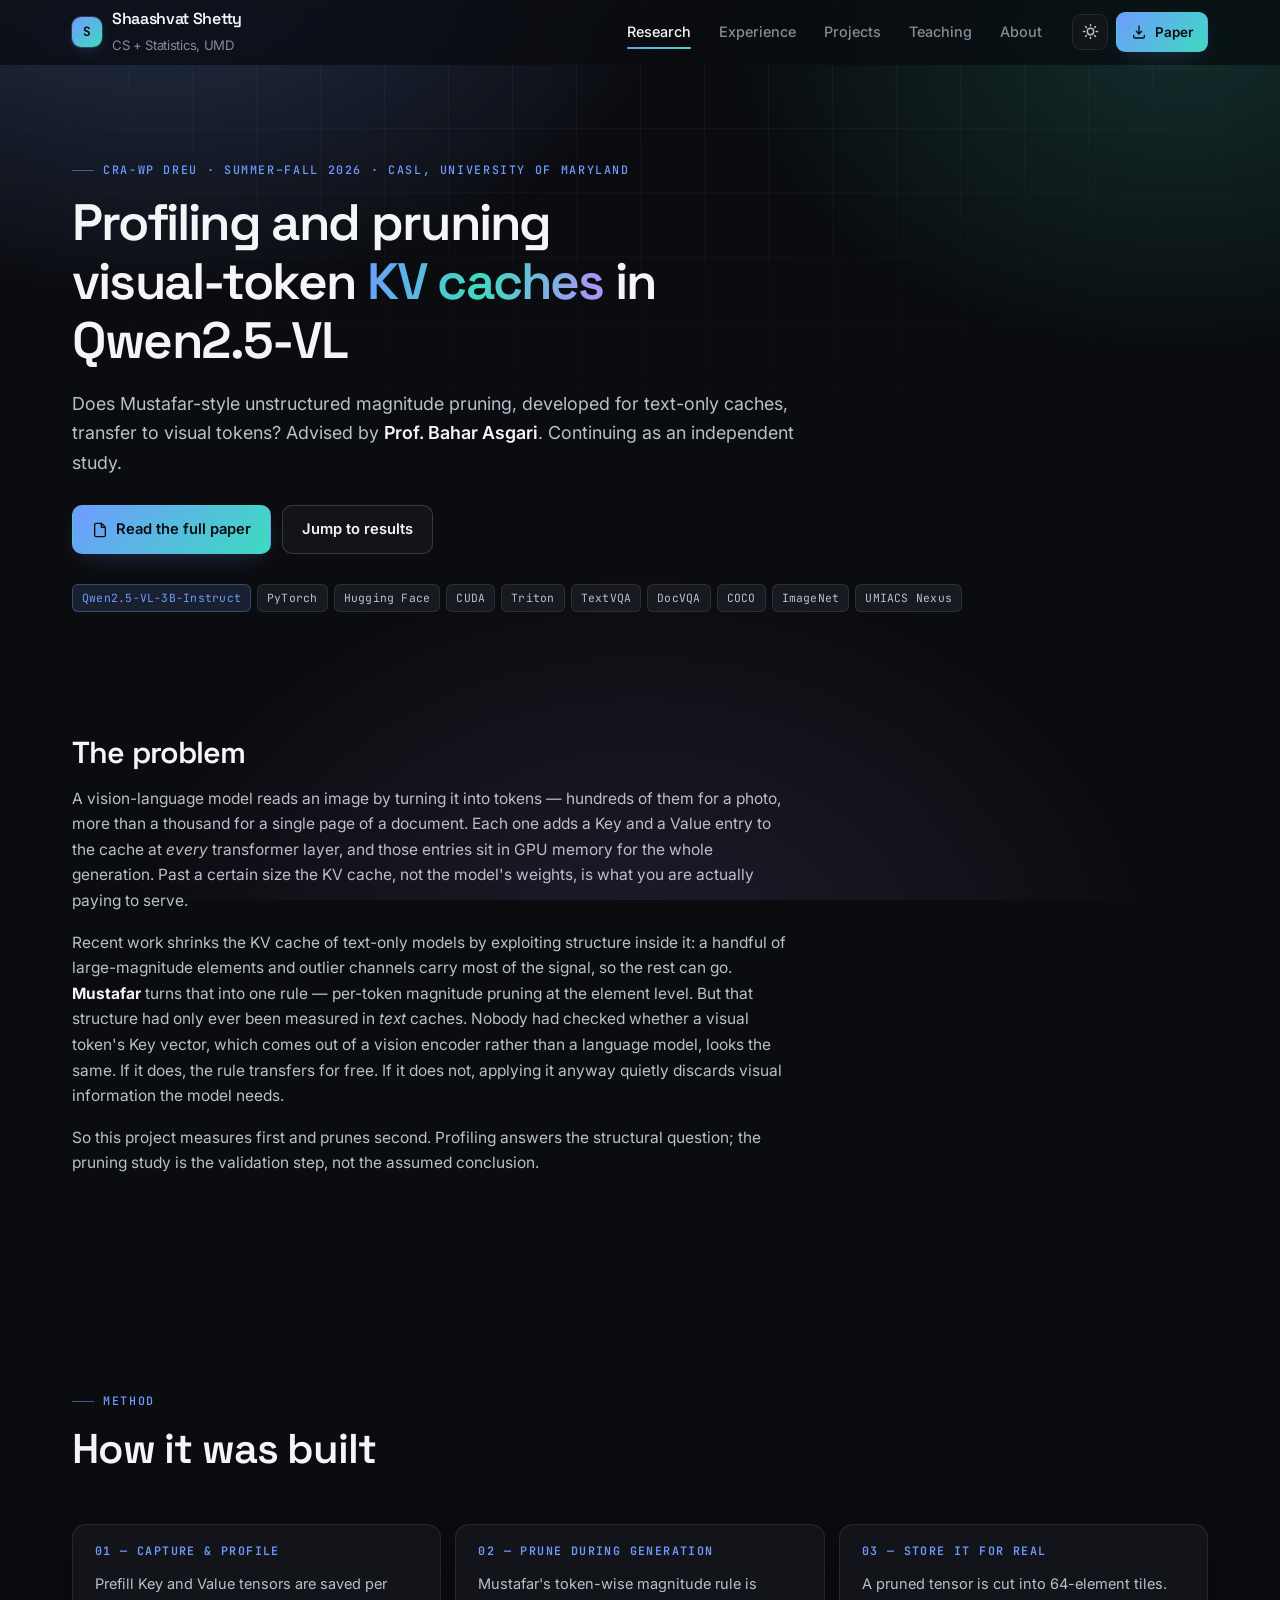
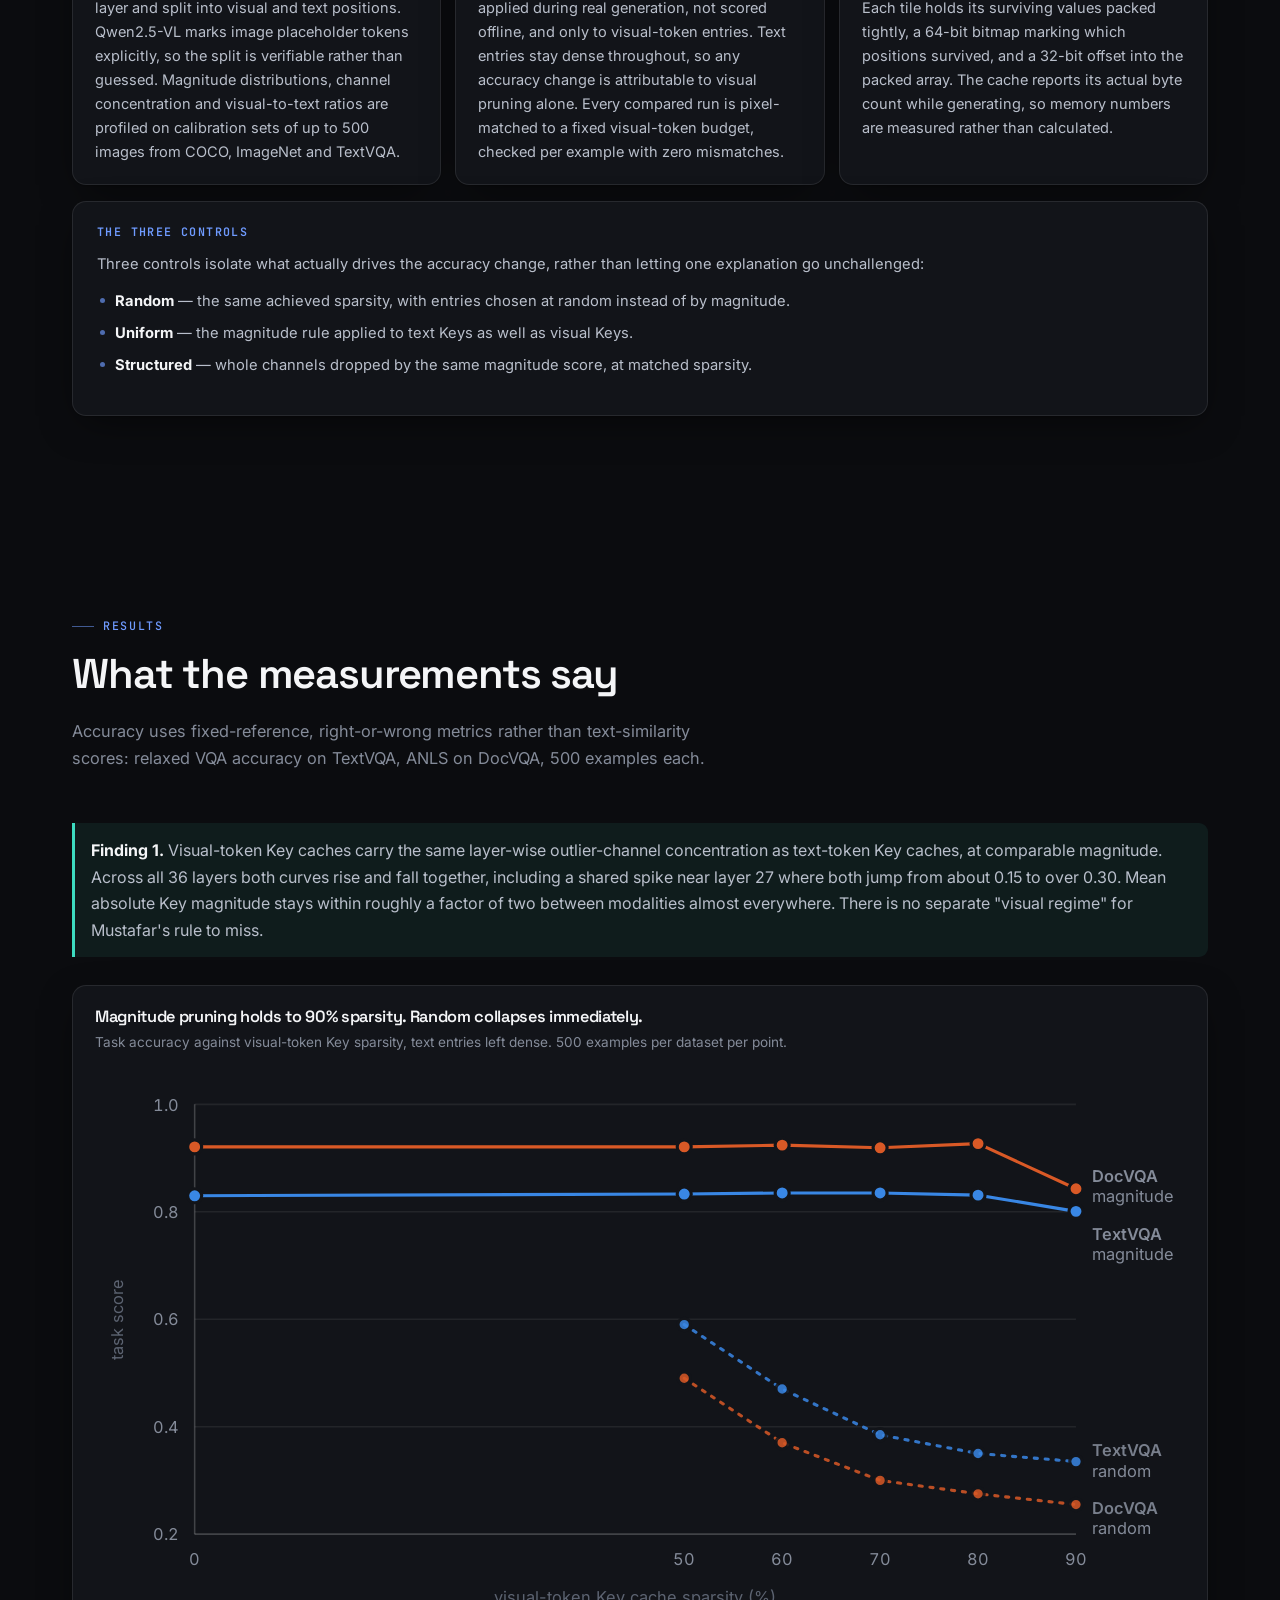
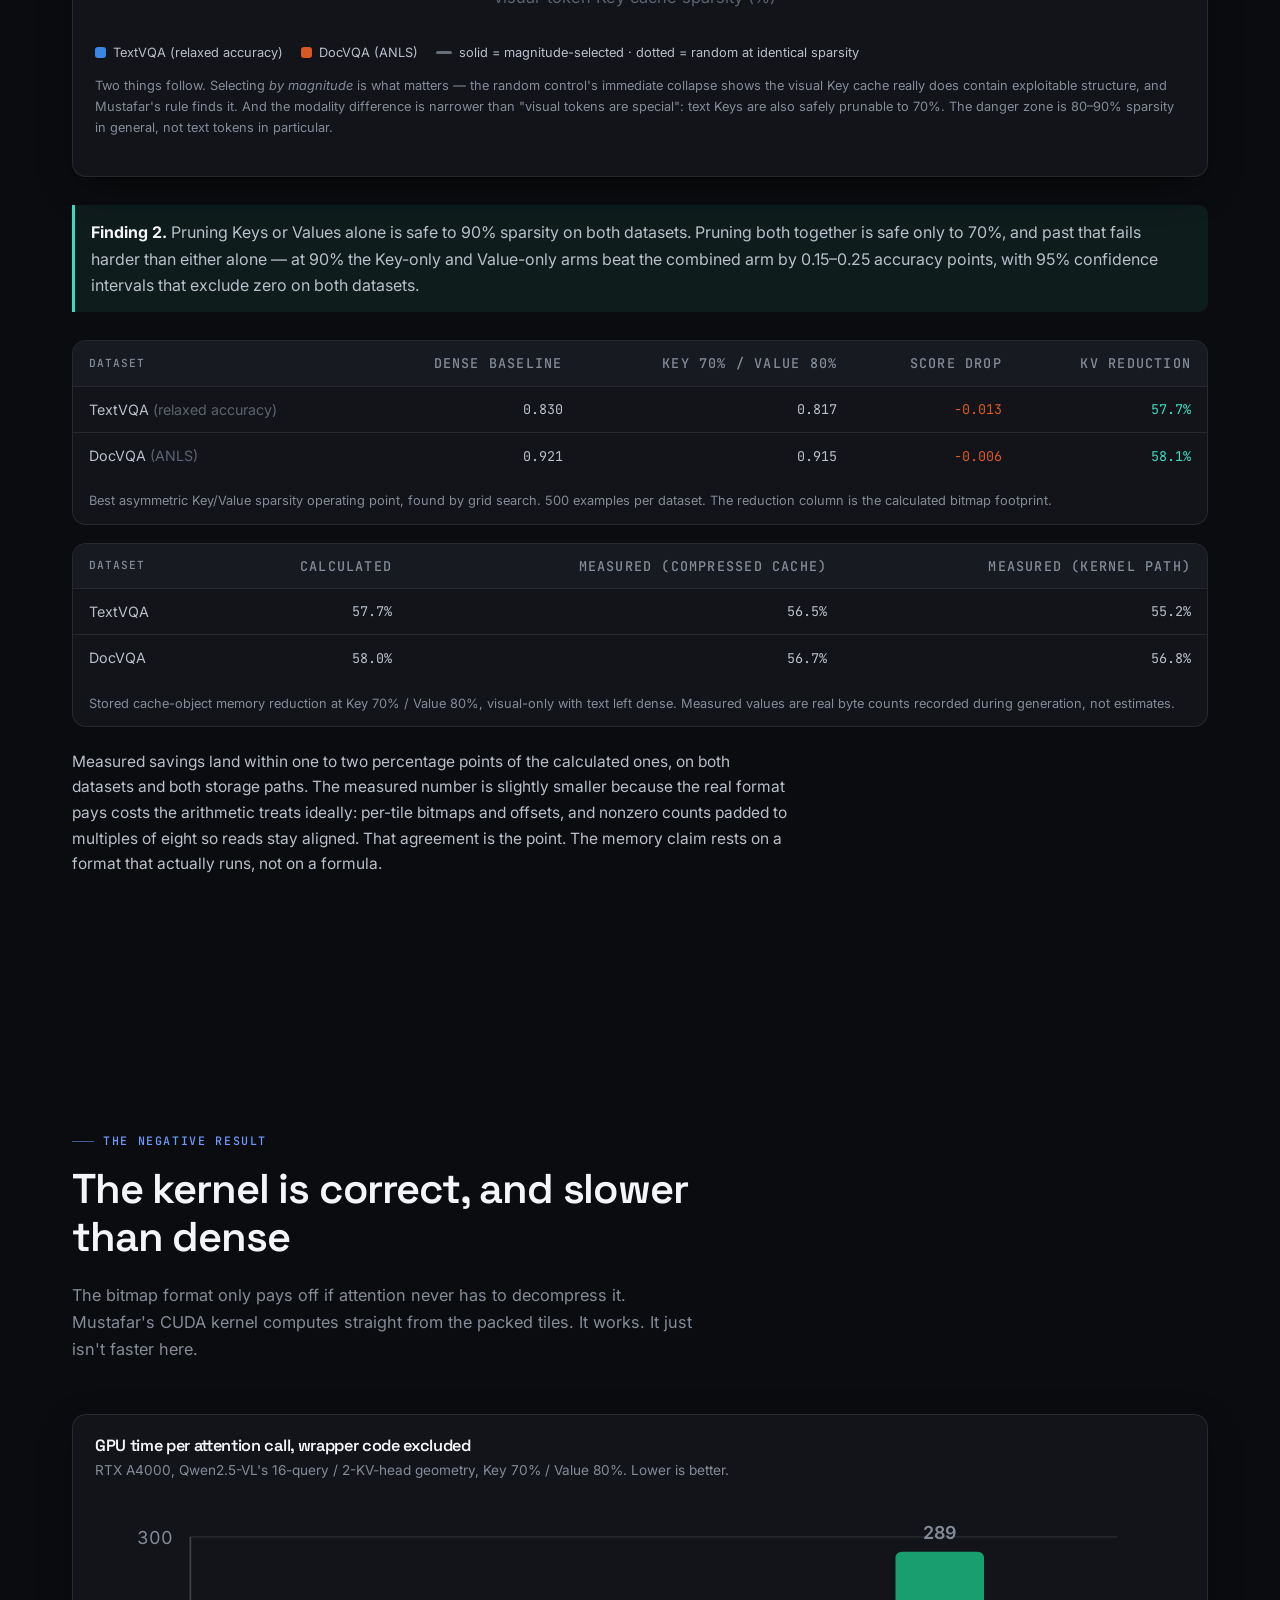
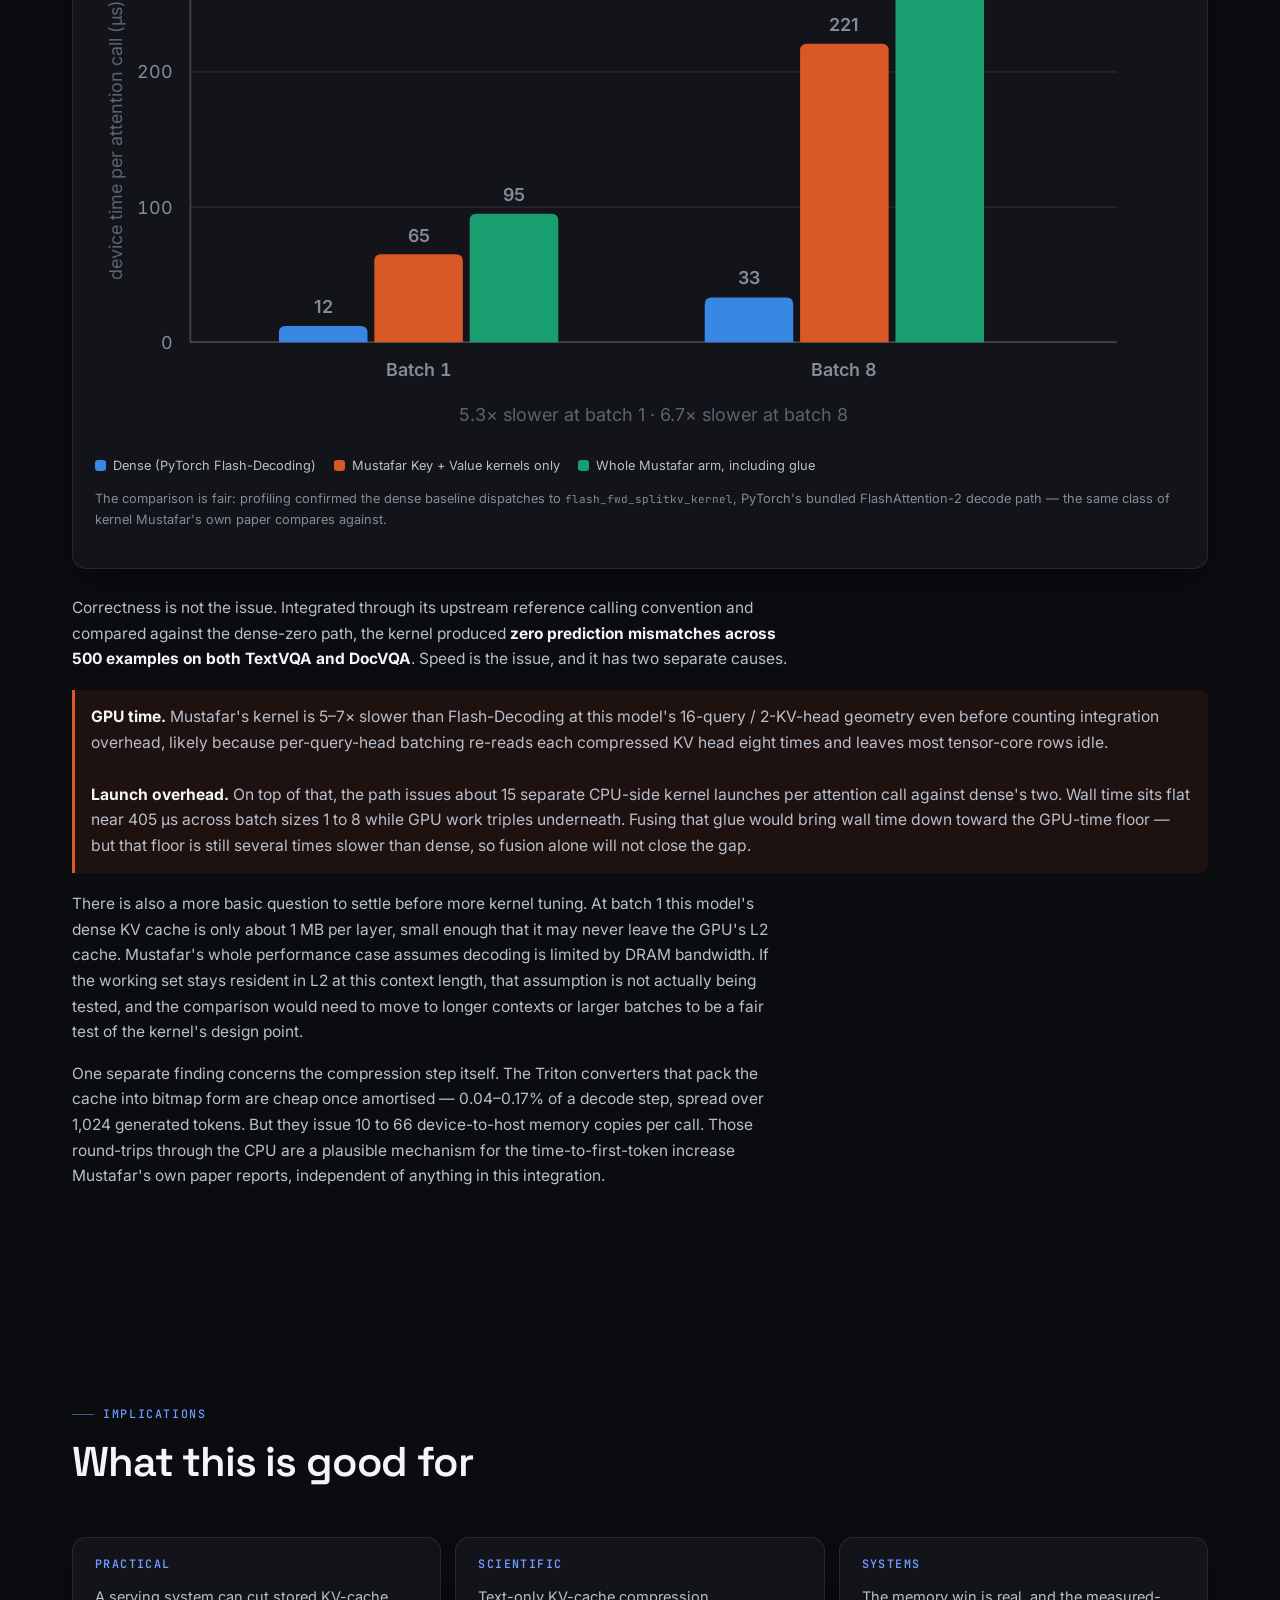
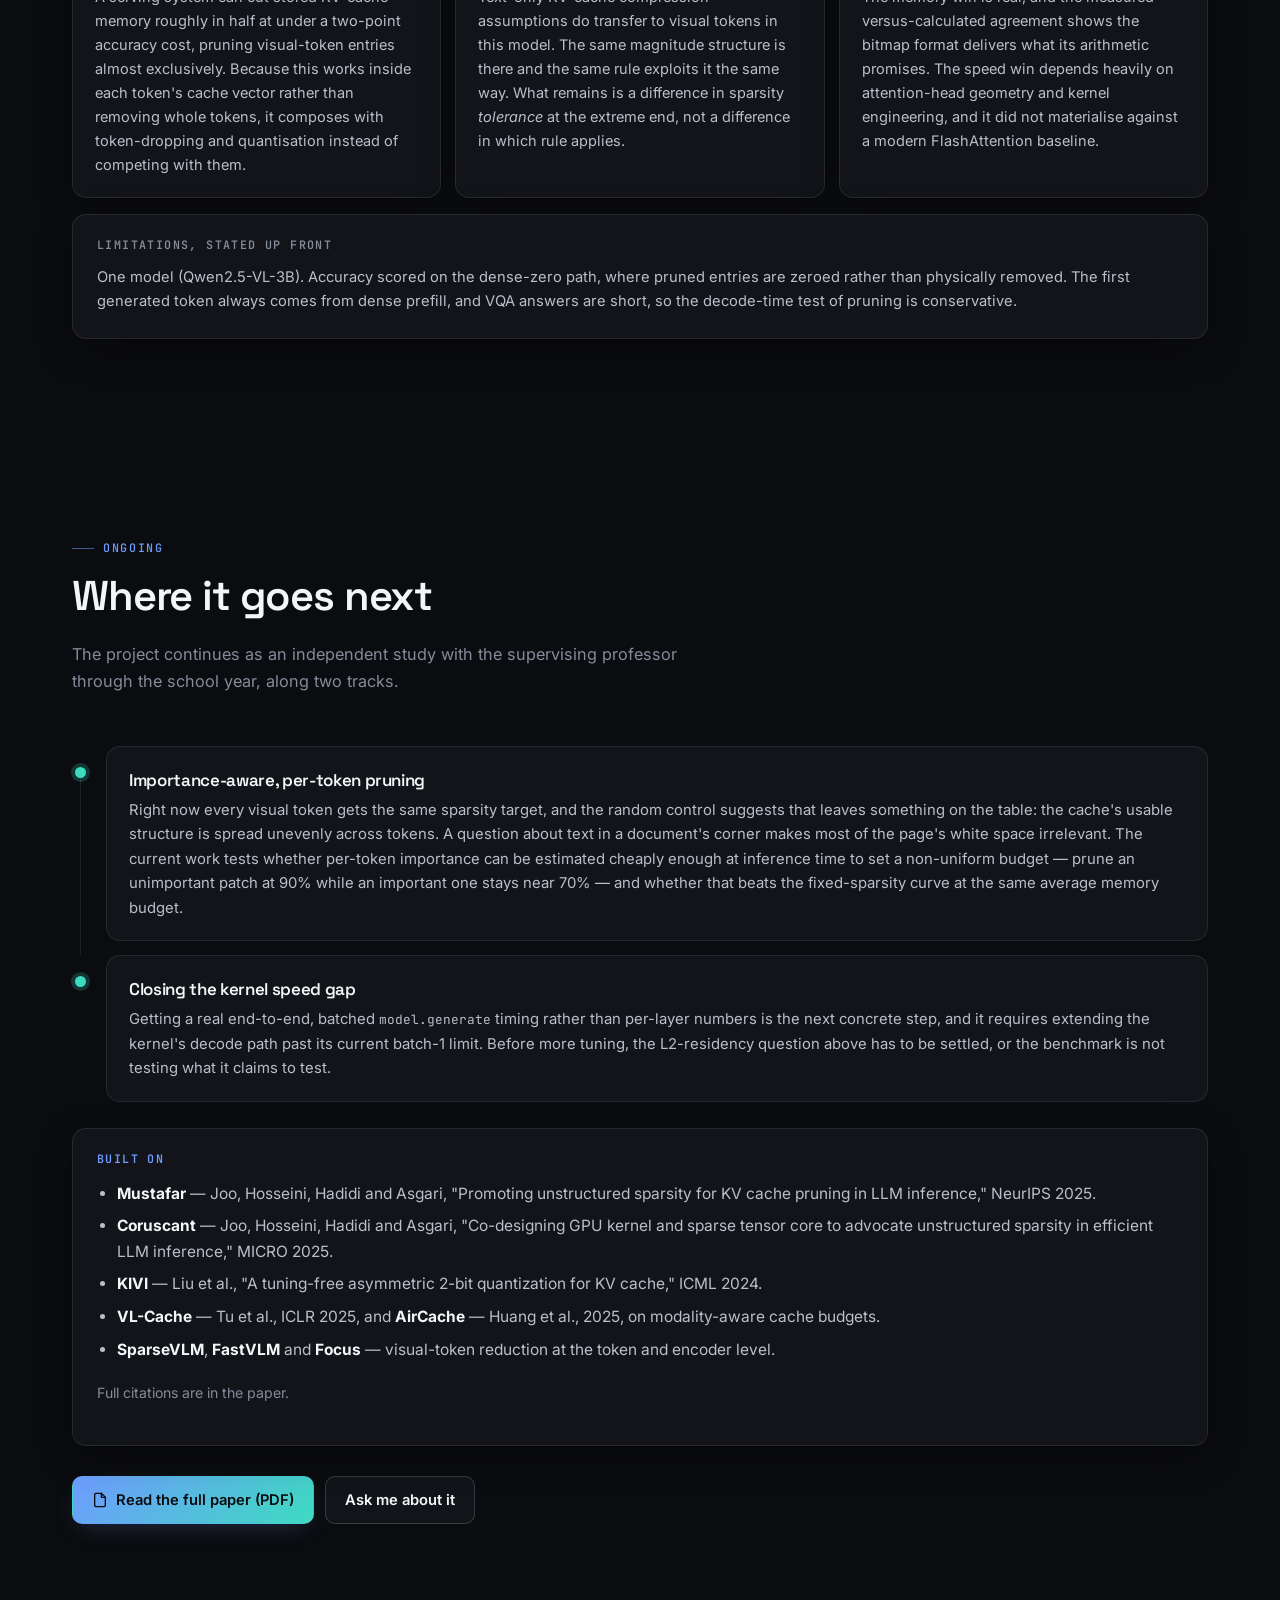
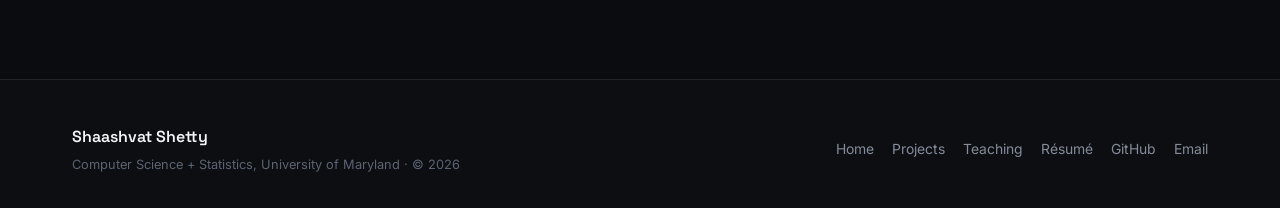
<file: research.html>
<!DOCTYPE html>
<html lang="en">
<head>
<meta charset="UTF-8">
<meta name="viewport" content="width=device-width, initial-scale=1.0, viewport-fit=cover">
<title>KV-Cache Pruning Research | Shaashvat Shetty</title>
<meta name="description" content="Profiling and pruning visual-token KV caches in Qwen2.5-VL. Does Mustafar-style magnitude pruning, built for text-only caches, transfer to visual tokens? Results, charts and an honest negative kernel result.">
<link rel="preconnect" href="https://fonts.googleapis.com">
<link rel="preconnect" href="https://fonts.gstatic.com" crossorigin>
<link href="https://fonts.googleapis.com/css2?family=Inter:wght@400;500;600;700&family=Space+Grotesk:wght@500;600;700&family=JetBrains+Mono:wght@400;500;600;700&display=swap" rel="stylesheet">
<link rel="icon" href="data:image/svg+xml,%3Csvg xmlns='http://www.w3.org/2000/svg' viewBox='0 0 32 32'%3E%3Crect width='32' height='32' rx='8' fill='%236f9bff'/%3E%3Ctext x='16' y='22' font-family='monospace' font-size='17' font-weight='700' fill='%230b0c0f' text-anchor='middle'%3ES%3C/text%3E%3C/svg%3E">
<link rel="stylesheet" href="assets/style.css?v=4">
<script>
  (function(){try{var t=localStorage.getItem('theme');if(t==='light'||t==='dark')document.documentElement.setAttribute('data-theme',t);}catch(e){}})();
</script>
<noscript><style>.reveal{opacity:1!important;transform:none!important}[role="tabpanel"][hidden]{display:block!important}.tabs{display:none}</style></noscript>
</head>
<body>
<div class="bg-field" aria-hidden="true"></div>
<div class="bg-grid" aria-hidden="true"></div>

<header class="site-header">
  <div class="wrap">
    <div class="nav">
      <a class="brand" href="index.html">
        <span class="brand-mark" aria-hidden="true">S</span>
        <span>Shaashvat Shetty<br><span class="brand-sub">CS + Statistics, UMD</span></span>
      </a>
      <nav class="nav-links" aria-label="Primary">
        <a href="research.html">Research</a>
        <a href="index.html#experience">Experience</a>
        <a href="projects.html">Projects</a>
        <a href="teaching.html">Teaching</a>
        <a href="index.html#about">About</a>
      </nav>
      <div class="nav-actions">
        <button class="icon-btn" data-theme-toggle type="button" aria-label="Toggle colour theme">
          <svg class="icon-sun" viewBox="0 0 24 24" fill="none" stroke="currentColor" stroke-width="2" stroke-linecap="round"><circle cx="12" cy="12" r="4.5"/><path d="M12 2v2M12 20v2M4.9 4.9l1.4 1.4M17.7 17.7l1.4 1.4M2 12h2M20 12h2M4.9 19.1l1.4-1.4M17.7 6.3l1.4-1.4"/></svg>
          <svg class="icon-moon" viewBox="0 0 24 24" fill="none" stroke="currentColor" stroke-width="2" stroke-linecap="round" stroke-linejoin="round"><path d="M21 12.8A9 9 0 1 1 11.2 3a7 7 0 0 0 9.8 9.8z"/></svg>
        </button>
        <button class="icon-btn menu-toggle" data-menu-toggle type="button" aria-label="Menu" aria-expanded="false" aria-controls="mobileMenu">
          <svg viewBox="0 0 24 24" fill="none" stroke="currentColor" stroke-width="2" stroke-linecap="round"><path d="M4 7h16M4 12h16M4 17h16"/></svg>
        </button>
        <a class="btn btn-primary btn-sm" href="DREU_KV_Cache_Pruning_Report.pdf" target="_blank" rel="noopener noreferrer">
          <svg viewBox="0 0 24 24" fill="none" stroke="currentColor" stroke-width="2" stroke-linecap="round" stroke-linejoin="round"><path d="M12 3v12m0 0l-4-4m4 4l4-4M4 17v2a2 2 0 0 0 2 2h12a2 2 0 0 0 2-2v-2"/></svg>
          Paper
        </a>
      </div>
    </div>
  </div>
  <nav class="mobile-menu" id="mobileMenu" hidden aria-label="Mobile">
    <a href="index.html">Home</a>
    <a href="research.html">Research</a>
    <a href="projects.html">Projects</a>
    <a href="teaching.html">Teaching</a>
    <a href="index.html#contact">Contact</a>
  </nav>
  <div class="scroll-bar" aria-hidden="true"></div>
</header>

<main>

  <!-- ============ HEADER ============ -->
  <section class="hero" style="padding-bottom:0">
    <div class="wrap">
      <span class="eyebrow">CRA-WP DREU &middot; Summer&ndash;Fall 2026 &middot; CASL, University of Maryland</span>
      <h1 style="font-size:clamp(2rem,4.6vw,3.2rem);max-width:19ch">Profiling and pruning visual-token <span class="grad">KV caches</span> in Qwen2.5-VL</h1>
      <p class="hero-lede" style="max-width:66ch">
        Does Mustafar-style unstructured magnitude pruning, developed for text-only caches, transfer to
        visual tokens? Advised by <strong>Prof. Bahar Asgari</strong>. Continuing as an independent study.
      </p>
      <div class="hero-cta">
        <a class="btn btn-primary" href="DREU_KV_Cache_Pruning_Report.pdf" target="_blank" rel="noopener noreferrer">
          <svg viewBox="0 0 24 24" fill="none" stroke="currentColor" stroke-width="2" stroke-linecap="round" stroke-linejoin="round"><path d="M14 2H6a2 2 0 0 0-2 2v16a2 2 0 0 0 2 2h12a2 2 0 0 0 2-2V8z"/><path d="M14 2v6h6"/></svg>
          Read the full paper
        </a>
        <a class="btn btn-ghost" href="#results">Jump to results</a>
      </div>
      <div class="tags" style="margin-bottom:8px">
        <span class="tag tag--accent">Qwen2.5-VL-3B-Instruct</span>
        <span class="tag">PyTorch</span>
        <span class="tag">Hugging Face</span>
        <span class="tag">CUDA</span>
        <span class="tag">Triton</span>
        <span class="tag">TextVQA</span>
        <span class="tag">DocVQA</span>
        <span class="tag">COCO</span>
        <span class="tag">ImageNet</span>
        <span class="tag">UMIACS Nexus</span>
      </div>
    </div>
  </section>

  <!-- ============ ABSTRACT ============ -->
  <section class="section">
    <div class="wrap">
      <div class="prose reveal">
        <h2 style="font-size:clamp(1.4rem,2.6vw,1.9rem)">The problem</h2>
        <p>
          A vision-language model reads an image by turning it into tokens — hundreds of them for a photo,
          more than a thousand for a single page of a document. Each one adds a Key and a Value entry to the
          cache at <em>every</em> transformer layer, and those entries sit in GPU memory for the whole
          generation. Past a certain size the KV cache, not the model's weights, is what you are actually
          paying to serve.
        </p>
        <p>
          Recent work shrinks the KV cache of text-only models by exploiting structure inside it: a handful of
          large-magnitude elements and outlier channels carry most of the signal, so the rest can go.
          <strong>Mustafar</strong> turns that into one rule — per-token magnitude pruning at the element level.
          But that structure had only ever been measured in <em>text</em> caches. Nobody had checked whether a
          visual token's Key vector, which comes out of a vision encoder rather than a language model, looks the
          same. If it does, the rule transfers for free. If it does not, applying it anyway quietly discards
          visual information the model needs.
        </p>
        <p>
          So this project measures first and prunes second. Profiling answers the structural question;
          the pruning study is the validation step, not the assumed conclusion.
        </p>
      </div>
    </div>
  </section>

  <!-- ============ APPROACH ============ -->
  <section class="section--tight">
    <div class="wrap">
      <div class="section-head reveal">
        <span class="eyebrow">Method</span>
        <h2>How it was built</h2>
      </div>
      <div class="skill-grid">
        <div class="card skill-card reveal">
          <h4>01 &mdash; Capture &amp; profile</h4>
          <p style="font-size:.91rem;margin:0">
            Prefill Key and Value tensors are saved per layer and split into visual and text positions.
            Qwen2.5-VL marks image placeholder tokens explicitly, so the split is verifiable rather than
            guessed. Magnitude distributions, channel concentration and visual-to-text ratios are profiled
            on calibration sets of up to 500 images from COCO, ImageNet and TextVQA.
          </p>
        </div>
        <div class="card skill-card reveal">
          <h4>02 &mdash; Prune during generation</h4>
          <p style="font-size:.91rem;margin:0">
            Mustafar's token-wise magnitude rule is applied during real generation, not scored offline, and
            only to visual-token entries. Text entries stay dense throughout, so any accuracy change is
            attributable to visual pruning alone. Every compared run is pixel-matched to a fixed visual-token
            budget, checked per example with zero mismatches.
          </p>
        </div>
        <div class="card skill-card reveal">
          <h4>03 &mdash; Store it for real</h4>
          <p style="font-size:.91rem;margin:0">
            A pruned tensor is cut into 64-element tiles. Each tile holds its surviving values packed tightly,
            a 64-bit bitmap marking which positions survived, and a 32-bit offset into the packed array. The
            cache reports its actual byte count while generating, so memory numbers are measured rather than
            calculated.
          </p>
        </div>
      </div>

      <div class="card reveal" style="margin-top:16px">
        <div class="card-body">
          <h4 style="font-family:var(--mono);font-size:.73rem;letter-spacing:.12em;text-transform:uppercase;color:var(--accent);margin:0 0 13px">The three controls</h4>
          <p style="font-size:.92rem;margin-bottom:12px">Three controls isolate what actually drives the accuracy change, rather than letting one explanation go unchallenged:</p>
          <ul class="tl-list">
            <li><strong style="color:var(--ink)">Random</strong> &mdash; the same achieved sparsity, with entries chosen at random instead of by magnitude.</li>
            <li><strong style="color:var(--ink)">Uniform</strong> &mdash; the magnitude rule applied to text Keys as well as visual Keys.</li>
            <li><strong style="color:var(--ink)">Structured</strong> &mdash; whole channels dropped by the same magnitude score, at matched sparsity.</li>
          </ul>
        </div>
      </div>
    </div>
  </section>

  <!-- ============ RESULTS ============ -->
  <section id="results" class="section">
    <div class="wrap">
      <div class="section-head reveal">
        <span class="eyebrow">Results</span>
        <h2>What the measurements say</h2>
        <p>Accuracy uses fixed-reference, right-or-wrong metrics rather than text-similarity scores: relaxed VQA accuracy on TextVQA, ANLS on DocVQA, 500 examples each.</p>
      </div>

      <div class="finding reveal" style="font-size:1rem;margin-bottom:28px">
        <b>Finding 1.</b> Visual-token Key caches carry the same layer-wise outlier-channel concentration as
        text-token Key caches, at comparable magnitude. Across all 36 layers both curves rise and fall together,
        including a shared spike near layer 27 where both jump from about 0.15 to over 0.30. Mean absolute Key
        magnitude stays within roughly a factor of two between modalities almost everywhere. There is no separate
        "visual regime" for Mustafar's rule to miss.
      </div>

      <!-- CHART 1 -->
      <div class="card chart-card reveal">
        <div class="chart-head">
          <h3 class="chart-title">Magnitude pruning holds to 90% sparsity. Random collapses immediately.</h3>
          <p class="chart-sub">Task accuracy against visual-token Key sparsity, text entries left dense. 500 examples per dataset per point.</p>
        </div>
        <div class="chart-scroll">
          <svg class="chart-svg" viewBox="0 0 700 360" role="img" aria-label="Line chart of task accuracy against visual-token Key sparsity. Magnitude-selected pruning stays near its dense baseline through 90 percent sparsity on both TextVQA and DocVQA, while random selection at identical sparsity falls sharply from 50 percent onward.">
            <!-- gridlines -->
            <g class="gridline">
              <line x1="64" y1="24"  x2="630" y2="24"/>
              <line x1="64" y1="93"  x2="630" y2="93"/>
              <line x1="64" y1="162" x2="630" y2="162"/>
              <line x1="64" y1="231" x2="630" y2="231"/>
            </g>
            <line class="axisline" x1="64" y1="300" x2="630" y2="300"/>
            <line class="axisline" x1="64" y1="24" x2="64" y2="300"/>

            <!-- y ticks -->
            <g class="tick" text-anchor="end">
              <text x="54" y="28">1.0</text>
              <text x="54" y="97">0.8</text>
              <text x="54" y="166">0.6</text>
              <text x="54" y="235">0.4</text>
              <text x="54" y="304">0.2</text>
            </g>
            <text class="axis-title" x="18" y="162" transform="rotate(-90 18 162)" text-anchor="middle">task score</text>

            <!-- x ticks -->
            <g class="tick" text-anchor="middle">
              <text x="64"  y="320">0</text>
              <text x="378" y="320">50</text>
              <text x="441" y="320">60</text>
              <text x="504" y="320">70</text>
              <text x="567" y="320">80</text>
              <text x="630" y="320">90</text>
            </g>
            <text class="axis-title" x="347" y="344" text-anchor="middle">visual-token Key cache sparsity (%)</text>

            <!-- DocVQA magnitude -->
            <path class="mark-line" stroke="var(--series-2)" d="M64,51.3 L378.4,51.3 L441.3,50.2 L504.2,51.9 L567.1,49.2 L630,78.2"/>
            <g fill="var(--series-2)" class="mark-dot">
              <circle cx="64" cy="51.3" r="4.5"><title>DocVQA, magnitude, dense baseline: 0.921</title></circle>
              <circle cx="378.4" cy="51.3" r="4.5"><title>DocVQA, magnitude, 50% sparsity: 0.921</title></circle>
              <circle cx="441.3" cy="50.2" r="4.5"><title>DocVQA, magnitude, 60% sparsity: 0.924</title></circle>
              <circle cx="504.2" cy="51.9" r="4.5"><title>DocVQA, magnitude, 70% sparsity: 0.919</title></circle>
              <circle cx="567.1" cy="49.2" r="4.5"><title>DocVQA, magnitude, 80% sparsity: 0.927</title></circle>
              <circle cx="630" cy="78.2" r="4.5"><title>DocVQA, magnitude, 90% sparsity: 0.843</title></circle>
            </g>
            <text class="dlabel" fill="var(--series-2)" x="640" y="74">DocVQA</text>
            <text class="tick" x="640" y="87">magnitude</text>

            <!-- TextVQA magnitude -->
            <path class="mark-line" stroke="var(--series-1)" d="M64,82.7 L378.4,81.6 L441.3,80.9 L504.2,80.9 L567.1,82.3 L630,92.7"/>
            <g fill="var(--series-1)" class="mark-dot">
              <circle cx="64" cy="82.7" r="4.5"><title>TextVQA, magnitude, dense baseline: 0.830</title></circle>
              <circle cx="378.4" cy="81.6" r="4.5"><title>TextVQA, magnitude, 50% sparsity: 0.833</title></circle>
              <circle cx="441.3" cy="80.9" r="4.5"><title>TextVQA, magnitude, 60% sparsity: 0.835</title></circle>
              <circle cx="504.2" cy="80.9" r="4.5"><title>TextVQA, magnitude, 70% sparsity: 0.835</title></circle>
              <circle cx="567.1" cy="82.3" r="4.5"><title>TextVQA, magnitude, 80% sparsity: 0.831</title></circle>
              <circle cx="630" cy="92.7" r="4.5"><title>TextVQA, magnitude, 90% sparsity: 0.801</title></circle>
            </g>
            <text class="dlabel" fill="var(--series-1)" x="640" y="111">TextVQA</text>
            <text class="tick" x="640" y="124">magnitude</text>

            <!-- TextVQA random -->
            <path class="mark-line" stroke="var(--series-1)" stroke-dasharray="2 5" opacity="0.85" d="M378.4,165.4 L441.3,206.8 L504.2,236.2 L567.1,248.2 L630,253.4"/>
            <g fill="var(--series-1)" class="mark-dot" opacity="0.85">
              <circle cx="378.4" cy="165.4" r="4"><title>TextVQA, random, 50% sparsity: 0.590</title></circle>
              <circle cx="441.3" cy="206.8" r="4"><title>TextVQA, random, 60% sparsity: 0.470</title></circle>
              <circle cx="504.2" cy="236.2" r="4"><title>TextVQA, random, 70% sparsity: 0.385</title></circle>
              <circle cx="567.1" cy="248.2" r="4"><title>TextVQA, random, 80% sparsity: 0.350</title></circle>
              <circle cx="630" cy="253.4" r="4"><title>TextVQA, random, 90% sparsity: 0.335</title></circle>
            </g>
            <text class="dlabel" fill="var(--series-1)" x="640" y="250" opacity="0.9">TextVQA</text>
            <text class="tick" x="640" y="263">random</text>

            <!-- DocVQA random -->
            <path class="mark-line" stroke="var(--series-2)" stroke-dasharray="2 5" opacity="0.85" d="M378.4,199.9 L441.3,241.3 L504.2,265.5 L567.1,274.1 L630,281"/>
            <g fill="var(--series-2)" class="mark-dot" opacity="0.85">
              <circle cx="378.4" cy="199.9" r="4"><title>DocVQA, random, 50% sparsity: 0.490</title></circle>
              <circle cx="441.3" cy="241.3" r="4"><title>DocVQA, random, 60% sparsity: 0.370</title></circle>
              <circle cx="504.2" cy="265.5" r="4"><title>DocVQA, random, 70% sparsity: 0.300</title></circle>
              <circle cx="567.1" cy="274.1" r="4"><title>DocVQA, random, 80% sparsity: 0.275</title></circle>
              <circle cx="630" cy="281" r="4"><title>DocVQA, random, 90% sparsity: 0.255</title></circle>
            </g>
            <text class="dlabel" fill="var(--series-2)" x="640" y="287" opacity="0.9">DocVQA</text>
            <text class="tick" x="640" y="300">random</text>
          </svg>
        </div>
        <div class="chart-legend">
          <span><i class="swatch" style="background:var(--series-1)"></i> TextVQA (relaxed accuracy)</span>
          <span><i class="swatch" style="background:var(--series-2)"></i> DocVQA (ANLS)</span>
          <span><i class="swatch swatch--dash" style="background:var(--ink-3)"></i> solid = magnitude-selected &middot; dotted = random at identical sparsity</span>
        </div>
        <p class="chart-note">
          Two things follow. Selecting <em>by magnitude</em> is what matters — the random control's immediate
          collapse shows the visual Key cache really does contain exploitable structure, and Mustafar's rule
          finds it. And the modality difference is narrower than "visual tokens are special": text Keys are also
          safely prunable to 70%. The danger zone is 80&ndash;90% sparsity in general, not text tokens in particular.
        </p>
      </div>

      <div class="finding reveal" style="font-size:1rem;margin:28px 0">
        <b>Finding 2.</b> Pruning Keys or Values alone is safe to 90% sparsity on both datasets. Pruning both
        together is safe only to 70%, and past that fails harder than either alone — at 90% the Key-only and
        Value-only arms beat the combined arm by 0.15&ndash;0.25 accuracy points, with 95% confidence intervals
        that exclude zero on both datasets.
      </div>

      <!-- TABLE 1 -->
      <div class="table-wrap reveal">
        <table>
          <caption>Best asymmetric Key/Value sparsity operating point, found by grid search. 500 examples per dataset. The reduction column is the calculated bitmap footprint.</caption>
          <thead>
            <tr>
              <th scope="col">Dataset</th>
              <th scope="col" class="num">Dense baseline</th>
              <th scope="col" class="num">Key 70% / Value 80%</th>
              <th scope="col" class="num">Score drop</th>
              <th scope="col" class="num">KV reduction</th>
            </tr>
          </thead>
          <tbody>
            <tr><td>TextVQA <span style="color:var(--ink-4)">(relaxed accuracy)</span></td><td class="num">0.830</td><td class="num">0.817</td><td class="num bad">&minus;0.013</td><td class="num good">57.7%</td></tr>
            <tr><td>DocVQA <span style="color:var(--ink-4)">(ANLS)</span></td><td class="num">0.921</td><td class="num">0.915</td><td class="num bad">&minus;0.006</td><td class="num good">58.1%</td></tr>
          </tbody>
        </table>
      </div>

      <!-- TABLE 2 -->
      <div class="table-wrap reveal" style="margin-top:18px">
        <table>
          <caption>Stored cache-object memory reduction at Key 70% / Value 80%, visual-only with text left dense. Measured values are real byte counts recorded during generation, not estimates.</caption>
          <thead>
            <tr>
              <th scope="col">Dataset</th>
              <th scope="col" class="num">Calculated</th>
              <th scope="col" class="num">Measured (compressed cache)</th>
              <th scope="col" class="num">Measured (kernel path)</th>
            </tr>
          </thead>
          <tbody>
            <tr><td>TextVQA</td><td class="num">57.7%</td><td class="num">56.5%</td><td class="num">55.2%</td></tr>
            <tr><td>DocVQA</td><td class="num">58.0%</td><td class="num">56.7%</td><td class="num">56.8%</td></tr>
          </tbody>
        </table>
      </div>

      <div class="prose reveal" style="margin-top:22px">
        <p>
          Measured savings land within one to two percentage points of the calculated ones, on both datasets and
          both storage paths. The measured number is slightly smaller because the real format pays costs the
          arithmetic treats ideally: per-tile bitmaps and offsets, and nonzero counts padded to multiples of
          eight so reads stay aligned. That agreement is the point. The memory claim rests on a format that
          actually runs, not on a formula.
        </p>
      </div>
    </div>
  </section>

  <!-- ============ KERNEL ============ -->
  <section class="section">
    <div class="wrap">
      <div class="section-head reveal">
        <span class="eyebrow">The negative result</span>
        <h2>The kernel is correct, and slower than dense</h2>
        <p>The bitmap format only pays off if attention never has to decompress it. Mustafar's CUDA kernel computes straight from the packed tiles. It works. It just isn't faster here.</p>
      </div>

      <div class="card chart-card reveal">
        <div class="chart-head">
          <h3 class="chart-title">GPU time per attention call, wrapper code excluded</h3>
          <p class="chart-sub">RTX A4000, Qwen2.5-VL's 16-query / 2-KV-head geometry, Key 70% / Value 80%. Lower is better.</p>
        </div>
        <div class="chart-scroll">
          <svg class="chart-svg" viewBox="0 0 640 320" role="img" aria-label="Grouped bar chart of device time per attention call. At batch 1 the dense Flash-Decoding baseline takes 12 microseconds against 65 for Mustafar's Key and Value kernels and 95 for the whole Mustafar arm. At batch 8 the figures are 33, 221 and 289 microseconds.">
            <g class="gridline">
              <line x1="56" y1="24"    x2="600" y2="24"/>
              <line x1="56" y1="103.3" x2="600" y2="103.3"/>
              <line x1="56" y1="182.7" x2="600" y2="182.7"/>
            </g>
            <line class="axisline" x1="56" y1="262" x2="600" y2="262"/>
            <line class="axisline" x1="56" y1="24" x2="56" y2="262"/>

            <g class="tick" text-anchor="end">
              <text x="46" y="28">300</text>
              <text x="46" y="107">200</text>
              <text x="46" y="187">100</text>
              <text x="46" y="266">0</text>
            </g>
            <text class="axis-title" x="16" y="143" transform="rotate(-90 16 143)" text-anchor="middle">device time per attention call (µs)</text>

            <!-- batch 1 -->
            <path fill="var(--series-1)" d="M108,262 V256.5 Q108,252.5 112,252.5 H156 Q160,252.5 160,256.5 V262 Z"><title>Batch 1, dense Flash-Decoding: 12 µs</title></path>
            <path fill="var(--series-2)" d="M164,262 V214.4 Q164,210.4 168,210.4 H212 Q216,210.4 216,214.4 V262 Z"><title>Batch 1, Mustafar Key + Value kernels only: 65 µs</title></path>
            <path fill="var(--series-3)" d="M220,262 V190.6 Q220,186.6 224,186.6 H268 Q272,186.6 272,190.6 V262 Z"><title>Batch 1, whole Mustafar arm including glue: 95 µs</title></path>
            <g class="dlabel" text-anchor="middle" fill="var(--ink-2)">
              <text x="134" y="245">12</text>
              <text x="190" y="203">65</text>
              <text x="246" y="179">95</text>
            </g>

            <!-- batch 8 -->
            <path fill="var(--series-1)" d="M358,262 V239.8 Q358,235.8 362,235.8 H406 Q410,235.8 410,239.8 V262 Z"><title>Batch 8, dense Flash-Decoding: 33 µs</title></path>
            <path fill="var(--series-2)" d="M414,262 V90.7 Q414,86.7 418,86.7 H462 Q466,86.7 466,90.7 V262 Z"><title>Batch 8, Mustafar Key + Value kernels only: 221 µs</title></path>
            <path fill="var(--series-3)" d="M470,262 V36.7 Q470,32.7 474,32.7 H518 Q522,32.7 522,36.7 V262 Z"><title>Batch 8, whole Mustafar arm including glue: 289 µs</title></path>
            <g class="dlabel" text-anchor="middle" fill="var(--ink-2)">
              <text x="384" y="228">33</text>
              <text x="440" y="79">221</text>
              <text x="496" y="25">289</text>
            </g>

            <g class="tick" text-anchor="middle" font-weight="600">
              <text x="190" y="282">Batch 1</text>
              <text x="440" y="282">Batch 8</text>
            </g>
            <text class="axis-title" x="328" y="308" text-anchor="middle">5.3&#215; slower at batch 1 &middot; 6.7&#215; slower at batch 8</text>
          </svg>
        </div>
        <div class="chart-legend">
          <span><i class="swatch" style="background:var(--series-1)"></i> Dense (PyTorch Flash-Decoding)</span>
          <span><i class="swatch" style="background:var(--series-2)"></i> Mustafar Key + Value kernels only</span>
          <span><i class="swatch" style="background:var(--series-3)"></i> Whole Mustafar arm, including glue</span>
        </div>
        <p class="chart-note">
          The comparison is fair: profiling confirmed the dense baseline dispatches to
          <code style="font-family:var(--mono);font-size:.86em">flash_fwd_splitkv_kernel</code>, PyTorch's bundled
          FlashAttention-2 decode path — the same class of kernel Mustafar's own paper compares against.
        </p>
      </div>

      <div class="prose reveal" style="margin-top:26px">
        <p>
          Correctness is not the issue. Integrated through its upstream reference calling convention and compared
          against the dense-zero path, the kernel produced <strong>zero prediction mismatches across 500 examples
          on both TextVQA and DocVQA</strong>. Speed is the issue, and it has two separate causes.
        </p>
      </div>

      <div class="finding finding--open reveal" style="font-size:.98rem">
        <b>GPU time.</b> Mustafar's kernel is 5&ndash;7&times; slower than Flash-Decoding at this model's
        16-query / 2-KV-head geometry even before counting integration overhead, likely because per-query-head
        batching re-reads each compressed KV head eight times and leaves most tensor-core rows idle.
        <br><br>
        <b>Launch overhead.</b> On top of that, the path issues about 15 separate CPU-side kernel launches per
        attention call against dense's two. Wall time sits flat near 405&nbsp;µs across batch sizes 1 to 8 while
        GPU work triples underneath. Fusing that glue would bring wall time down toward the GPU-time floor — but
        that floor is still several times slower than dense, so fusion alone will not close the gap.
      </div>

      <div class="prose reveal">
        <p>
          There is also a more basic question to settle before more kernel tuning. At batch 1 this model's dense
          KV cache is only about 1&nbsp;MB per layer, small enough that it may never leave the GPU's L2 cache.
          Mustafar's whole performance case assumes decoding is limited by DRAM bandwidth. If the working set
          stays resident in L2 at this context length, that assumption is not actually being tested, and the
          comparison would need to move to longer contexts or larger batches to be a fair test of the kernel's
          design point.
        </p>
        <p>
          One separate finding concerns the compression step itself. The Triton converters that pack the cache
          into bitmap form are cheap once amortised — 0.04&ndash;0.17% of a decode step, spread over 1,024
          generated tokens. But they issue 10 to 66 device-to-host memory copies per call. Those round-trips
          through the CPU are a plausible mechanism for the time-to-first-token increase Mustafar's own paper
          reports, independent of anything in this integration.
        </p>
      </div>
    </div>
  </section>

  <!-- ============ IMPLICATIONS ============ -->
  <section class="section--tight">
    <div class="wrap">
      <div class="section-head reveal">
        <span class="eyebrow">Implications</span>
        <h2>What this is good for</h2>
      </div>
      <div class="skill-grid">
        <div class="card skill-card reveal">
          <h4>Practical</h4>
          <p style="font-size:.91rem;margin:0">A serving system can cut stored KV-cache memory roughly in half at under a two-point accuracy cost, pruning visual-token entries almost exclusively. Because this works inside each token's cache vector rather than removing whole tokens, it composes with token-dropping and quantisation instead of competing with them.</p>
        </div>
        <div class="card skill-card reveal">
          <h4>Scientific</h4>
          <p style="font-size:.91rem;margin:0">Text-only KV-cache compression assumptions do transfer to visual tokens in this model. The same magnitude structure is there and the same rule exploits it the same way. What remains is a difference in sparsity <em>tolerance</em> at the extreme end, not a difference in which rule applies.</p>
        </div>
        <div class="card skill-card reveal">
          <h4>Systems</h4>
          <p style="font-size:.91rem;margin:0">The memory win is real, and the measured-versus-calculated agreement shows the bitmap format delivers what its arithmetic promises. The speed win depends heavily on attention-head geometry and kernel engineering, and it did not materialise against a modern FlashAttention baseline.</p>
        </div>
      </div>

      <div class="card reveal" style="margin-top:16px">
        <div class="card-body">
          <h4 style="font-family:var(--mono);font-size:.73rem;letter-spacing:.12em;text-transform:uppercase;color:var(--ink-3);margin:0 0 13px">Limitations, stated up front</h4>
          <p style="font-size:.92rem;margin:0">
            One model (Qwen2.5-VL-3B). Accuracy scored on the dense-zero path, where pruned entries are zeroed
            rather than physically removed. The first generated token always comes from dense prefill, and VQA
            answers are short, so the decode-time test of pruning is conservative.
          </p>
        </div>
      </div>
    </div>
  </section>

  <!-- ============ NEXT ============ -->
  <section class="section">
    <div class="wrap">
      <div class="section-head reveal">
        <span class="eyebrow">Ongoing</span>
        <h2>Where it goes next</h2>
        <p>The project continues as an independent study with the supervising professor through the school year, along two tracks.</p>
      </div>
      <div class="timeline">
        <div class="tl-item is-current reveal">
          <span class="tl-dot" aria-hidden="true"></span>
          <div class="tl-card">
            <div class="tl-top"><span class="tl-role">Importance-aware, per-token pruning</span></div>
            <p style="font-size:.93rem;margin:0">
              Right now every visual token gets the same sparsity target, and the random control suggests that
              leaves something on the table: the cache's usable structure is spread unevenly across tokens.
              A question about text in a document's corner makes most of the page's white space irrelevant. The
              current work tests whether per-token importance can be estimated cheaply enough at inference time
              to set a non-uniform budget — prune an unimportant patch at 90% while an important one stays near
              70% — and whether that beats the fixed-sparsity curve at the same average memory budget.
            </p>
          </div>
        </div>
        <div class="tl-item is-current reveal">
          <span class="tl-dot" aria-hidden="true"></span>
          <div class="tl-card">
            <div class="tl-top"><span class="tl-role">Closing the kernel speed gap</span></div>
            <p style="font-size:.93rem;margin:0">
              Getting a real end-to-end, batched <code style="font-family:var(--mono);font-size:.86em">model.generate</code>
              timing rather than per-layer numbers is the next concrete step, and it requires extending the
              kernel's decode path past its current batch-1 limit. Before more tuning, the L2-residency question
              above has to be settled, or the benchmark is not testing what it claims to test.
            </p>
          </div>
        </div>
      </div>

      <div class="card reveal" style="margin-top:26px">
        <div class="card-body">
          <h4 style="font-family:var(--mono);font-size:.73rem;letter-spacing:.12em;text-transform:uppercase;color:var(--accent);margin:0 0 13px">Built on</h4>
          <div class="prose" style="max-width:none">
            <ul style="font-size:.9rem">
              <li><strong>Mustafar</strong> — Joo, Hosseini, Hadidi and Asgari, "Promoting unstructured sparsity for KV cache pruning in LLM inference," NeurIPS 2025.</li>
              <li><strong>Coruscant</strong> — Joo, Hosseini, Hadidi and Asgari, "Co-designing GPU kernel and sparse tensor core to advocate unstructured sparsity in efficient LLM inference," MICRO 2025.</li>
              <li><strong>KIVI</strong> — Liu et al., "A tuning-free asymmetric 2-bit quantization for KV cache," ICML 2024.</li>
              <li><strong>VL-Cache</strong> — Tu et al., ICLR 2025, and <strong>AirCache</strong> — Huang et al., 2025, on modality-aware cache budgets.</li>
              <li><strong>SparseVLM</strong>, <strong>FastVLM</strong> and <strong>Focus</strong> — visual-token reduction at the token and encoder level.</li>
            </ul>
            <p style="font-size:.88rem;color:var(--ink-3)">Full citations are in the paper.</p>
          </div>
        </div>
      </div>

      <div style="display:flex;flex-wrap:wrap;gap:11px;margin-top:30px">
        <a class="btn btn-primary" href="DREU_KV_Cache_Pruning_Report.pdf" target="_blank" rel="noopener noreferrer">
          <svg viewBox="0 0 24 24" fill="none" stroke="currentColor" stroke-width="2" stroke-linecap="round" stroke-linejoin="round"><path d="M14 2H6a2 2 0 0 0-2 2v16a2 2 0 0 0 2 2h12a2 2 0 0 0 2-2V8z"/><path d="M14 2v6h6"/></svg>
          Read the full paper (PDF)
        </a>
        <a class="btn btn-ghost" href="mailto:sshetty@terpmail.umd.edu">Ask me about it</a>
      </div>
    </div>
  </section>

</main>

<footer class="site-footer">
  <div class="wrap footer-grid">
    <div>
      <div style="font-family:var(--display);font-weight:600;color:var(--ink);margin-bottom:4px">Shaashvat Shetty</div>
      <div class="footer-note">Computer Science + Statistics, University of Maryland &middot; &copy; 2026</div>
    </div>
    <nav class="footer-links" aria-label="Footer">
      <a href="index.html">Home</a>
      <a href="projects.html">Projects</a>
      <a href="teaching.html">Teaching</a>
      <a href="Shaashvat_Shetty_Resume_2026.pdf" target="_blank" rel="noopener noreferrer">Résumé</a>
      <a href="https://github.com/shaashvatshetty8" target="_blank" rel="noopener noreferrer">GitHub</a>
      <a href="mailto:sshetty@terpmail.umd.edu">Email</a>
    </nav>
  </div>
</footer>

<button class="to-top" type="button" aria-label="Back to top">
  <svg viewBox="0 0 24 24" fill="none" stroke="currentColor" stroke-width="2" stroke-linecap="round" stroke-linejoin="round"><path d="M12 19V5m0 0l-6 6m6-6l6 6"/></svg>
</button>

<script src="assets/site.js?v=4"></script>
</body>
</html>
</file>
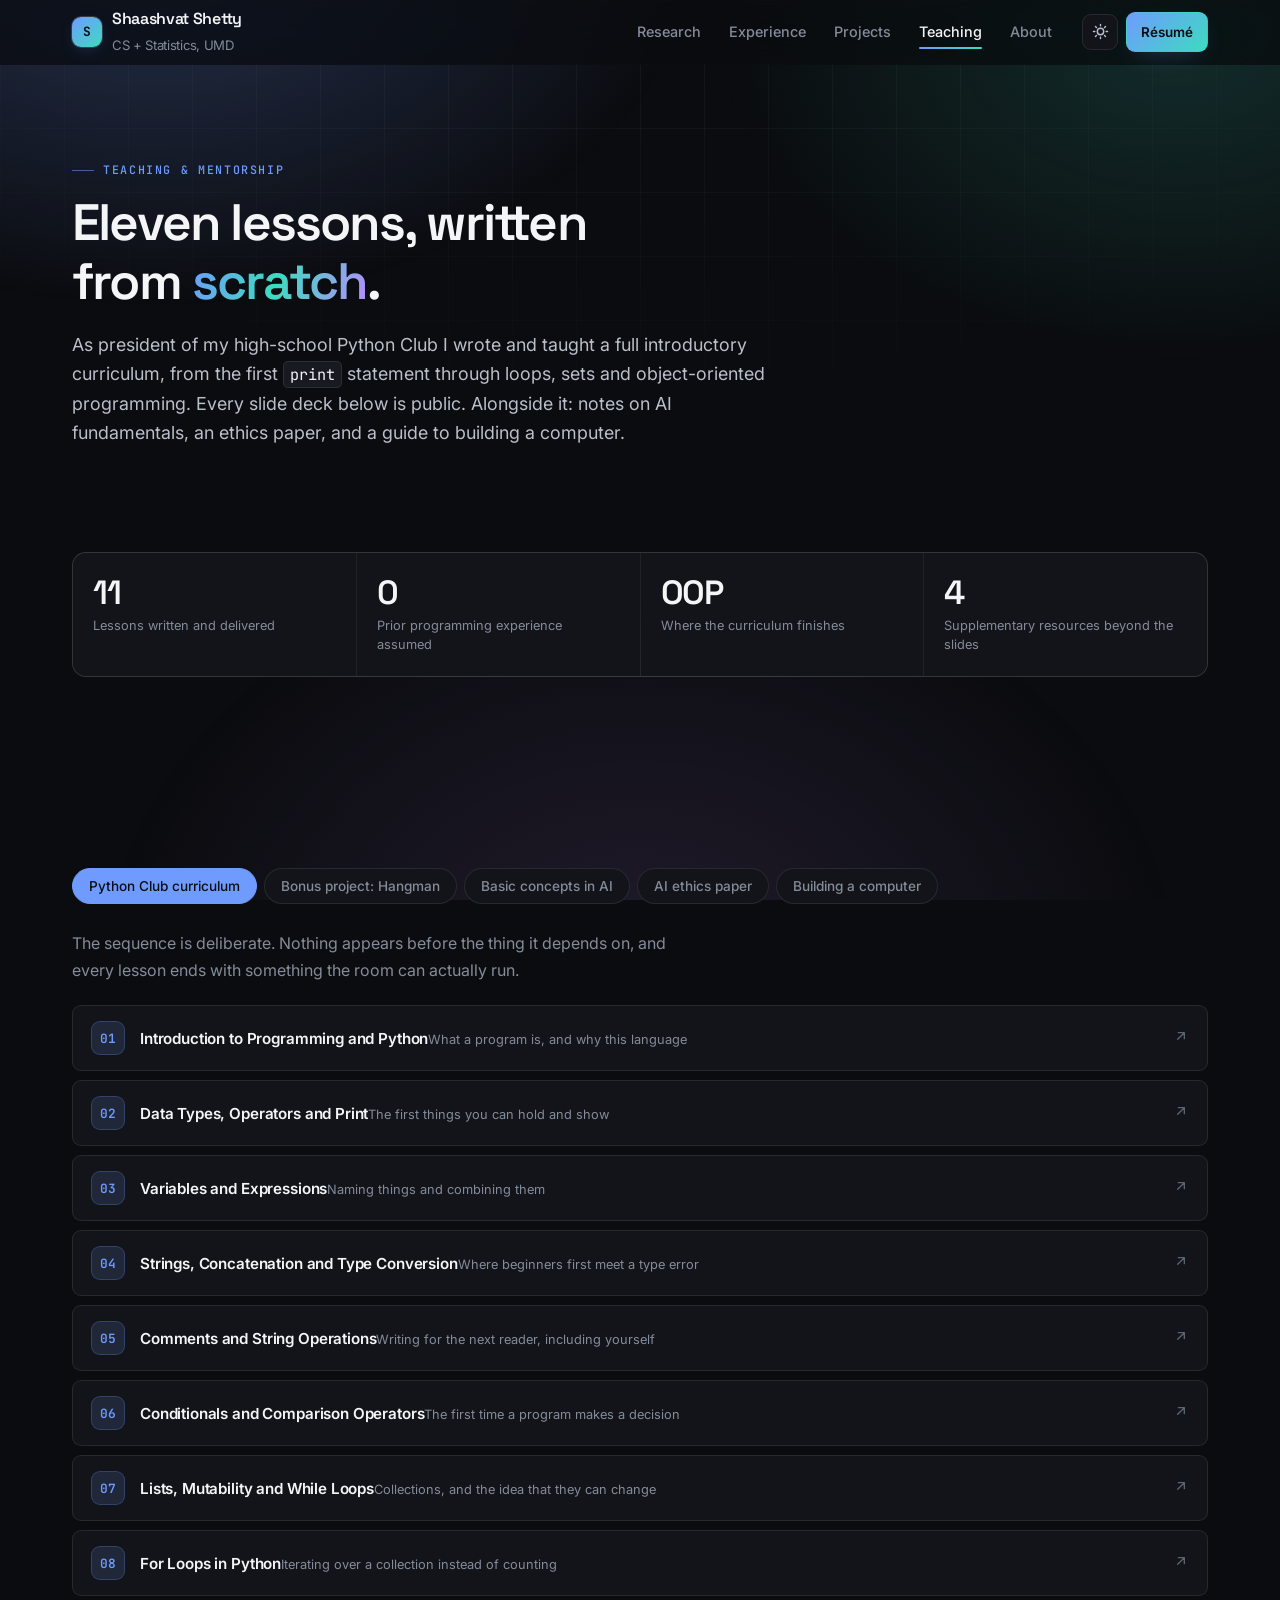
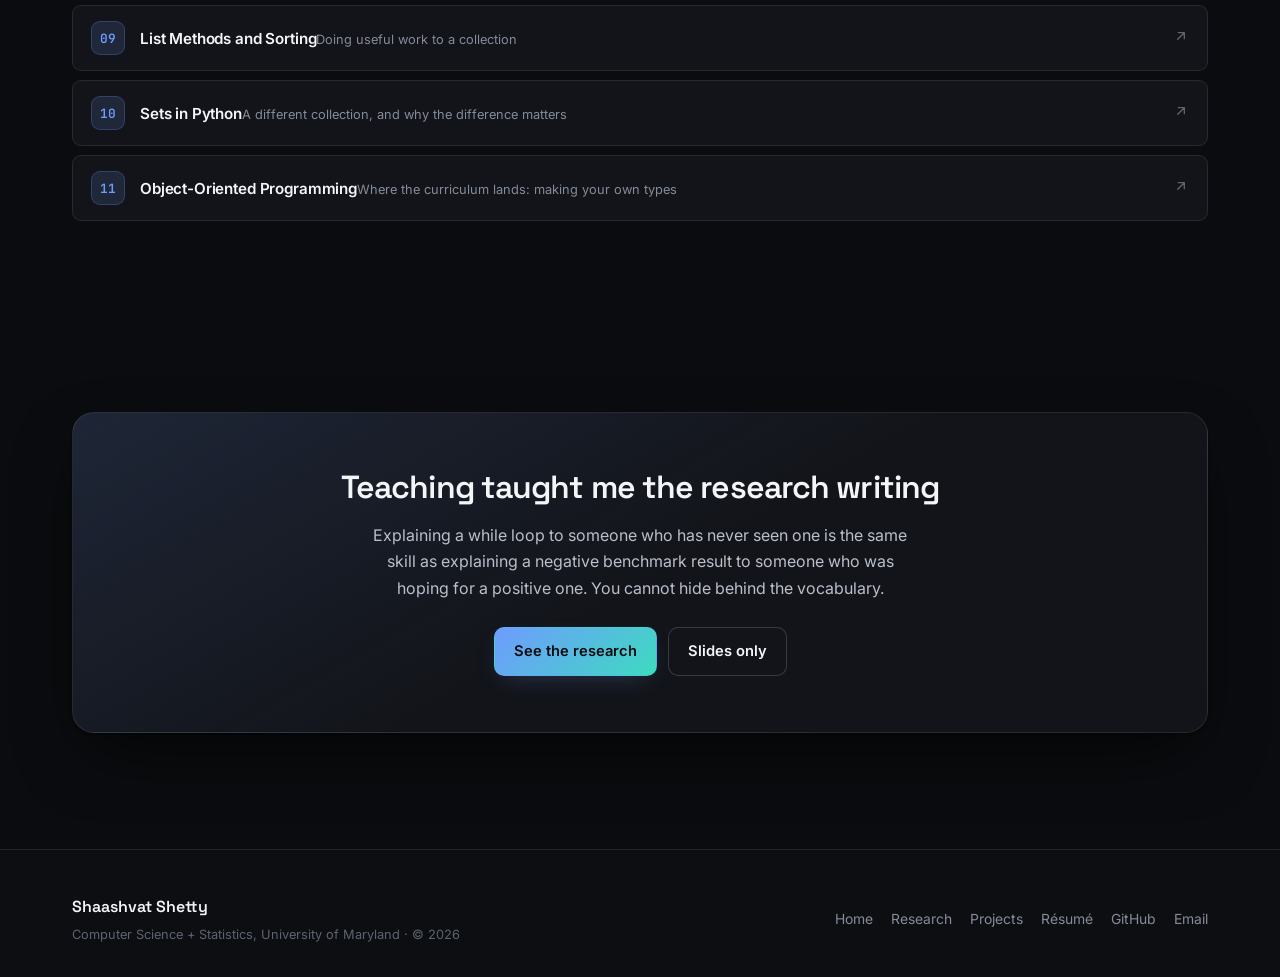
<file: teaching.html>
<!DOCTYPE html>
<html lang="en">
<head>
<meta charset="UTF-8">
<meta name="viewport" content="width=device-width, initial-scale=1.0, viewport-fit=cover">
<title>Teaching | Shaashvat Shetty</title>
<meta name="description" content="An eleven-lesson introductory Python curriculum written and taught as high-school Python Club president, plus notes on AI fundamentals, an AI ethics paper and a build-a-computer guide.">
<link rel="preconnect" href="https://fonts.googleapis.com">
<link rel="preconnect" href="https://fonts.gstatic.com" crossorigin>
<link href="https://fonts.googleapis.com/css2?family=Inter:wght@400;500;600;700&family=Space+Grotesk:wght@500;600;700&family=JetBrains+Mono:wght@400;500;600;700&display=swap" rel="stylesheet">
<link rel="icon" href="data:image/svg+xml,%3Csvg xmlns='http://www.w3.org/2000/svg' viewBox='0 0 32 32'%3E%3Crect width='32' height='32' rx='8' fill='%236f9bff'/%3E%3Ctext x='16' y='22' font-family='monospace' font-size='17' font-weight='700' fill='%230b0c0f' text-anchor='middle'%3ES%3C/text%3E%3C/svg%3E">
<link rel="stylesheet" href="assets/style.css?v=4">
<script>
  (function(){try{var t=localStorage.getItem('theme');if(t==='light'||t==='dark')document.documentElement.setAttribute('data-theme',t);}catch(e){}})();
</script>
<noscript><style>.reveal{opacity:1!important;transform:none!important}[role="tabpanel"][hidden]{display:block!important}.tabs{display:none}</style></noscript>
</head>
<body>
<div class="bg-field" aria-hidden="true"></div>
<div class="bg-grid" aria-hidden="true"></div>

<header class="site-header">
  <div class="wrap">
    <div class="nav">
      <a class="brand" href="index.html">
        <span class="brand-mark" aria-hidden="true">S</span>
        <span>Shaashvat Shetty<br><span class="brand-sub">CS + Statistics, UMD</span></span>
      </a>
      <nav class="nav-links" aria-label="Primary">
        <a href="research.html">Research</a>
        <a href="index.html#experience">Experience</a>
        <a href="projects.html">Projects</a>
        <a href="teaching.html">Teaching</a>
        <a href="index.html#about">About</a>
      </nav>
      <div class="nav-actions">
        <button class="icon-btn" data-theme-toggle type="button" aria-label="Toggle colour theme">
          <svg class="icon-sun" viewBox="0 0 24 24" fill="none" stroke="currentColor" stroke-width="2" stroke-linecap="round"><circle cx="12" cy="12" r="4.5"/><path d="M12 2v2M12 20v2M4.9 4.9l1.4 1.4M17.7 17.7l1.4 1.4M2 12h2M20 12h2M4.9 19.1l1.4-1.4M17.7 6.3l1.4-1.4"/></svg>
          <svg class="icon-moon" viewBox="0 0 24 24" fill="none" stroke="currentColor" stroke-width="2" stroke-linecap="round" stroke-linejoin="round"><path d="M21 12.8A9 9 0 1 1 11.2 3a7 7 0 0 0 9.8 9.8z"/></svg>
        </button>
        <button class="icon-btn menu-toggle" data-menu-toggle type="button" aria-label="Menu" aria-expanded="false" aria-controls="mobileMenu">
          <svg viewBox="0 0 24 24" fill="none" stroke="currentColor" stroke-width="2" stroke-linecap="round"><path d="M4 7h16M4 12h16M4 17h16"/></svg>
        </button>
        <a class="btn btn-primary btn-sm" href="Shaashvat_Shetty_Resume_2026.pdf" target="_blank" rel="noopener noreferrer">Résumé</a>
      </div>
    </div>
  </div>
  <nav class="mobile-menu" id="mobileMenu" hidden aria-label="Mobile">
    <a href="index.html">Home</a>
    <a href="research.html">Research</a>
    <a href="projects.html">Projects</a>
    <a href="teaching.html">Teaching</a>
    <a href="index.html#contact">Contact</a>
  </nav>
  <div class="scroll-bar" aria-hidden="true"></div>
</header>

<main>

  <section class="hero" style="padding-bottom:0">
    <div class="wrap">
      <span class="eyebrow">Teaching &amp; mentorship</span>
      <h1 style="font-size:clamp(2rem,4.6vw,3.2rem);max-width:17ch">Eleven lessons, written from <span class="grad">scratch</span>.</h1>
      <p class="hero-lede" style="max-width:64ch">
        As president of my high-school Python Club I wrote and taught a full introductory curriculum, from
        the first <code style="font-family:var(--mono);font-size:.85em;padding:2px 6px;border-radius:5px;background:var(--surface-2);border:1px solid var(--line);color:var(--ink)">print</code>
        statement through loops, sets and object-oriented programming. Every slide deck below is public.
        Alongside it: notes on AI fundamentals, an ethics paper, and a guide to building a computer.
      </p>
    </div>
  </section>

  <section class="section--tight">
    <div class="wrap">
      <div class="stats reveal">
        <div class="stat"><div class="stat-val"><span data-count="11">11</span></div><div class="stat-label">Lessons written and delivered</div></div>
        <div class="stat"><div class="stat-val"><span data-count="0">0</span></div><div class="stat-label">Prior programming experience assumed</div></div>
        <div class="stat"><div class="stat-val">OOP</div><div class="stat-label">Where the curriculum finishes</div></div>
        <div class="stat"><div class="stat-val"><span data-count="4">4</span></div><div class="stat-label">Supplementary resources beyond the slides</div></div>
      </div>
    </div>
  </section>

  <section class="section">
    <div class="wrap">
      <div class="tabs reveal" role="tablist" aria-label="Teaching materials">
        <button class="tab" role="tab" id="tab-python" aria-controls="panel-python" aria-selected="true" type="button">Python Club curriculum</button>
        <button class="tab" role="tab" id="tab-hangman" aria-controls="panel-hangman" aria-selected="false" tabindex="-1" type="button">Bonus project: Hangman</button>
        <button class="tab" role="tab" id="tab-ai" aria-controls="panel-ai" aria-selected="false" tabindex="-1" type="button">Basic concepts in AI</button>
        <button class="tab" role="tab" id="tab-ethics" aria-controls="panel-ethics" aria-selected="false" tabindex="-1" type="button">AI ethics paper</button>
        <button class="tab" role="tab" id="tab-build" aria-controls="panel-build" aria-selected="false" tabindex="-1" type="button">Building a computer</button>
      </div>

      <!-- CURRICULUM -->
      <div id="panel-python" role="tabpanel" aria-labelledby="tab-python">
        <p style="color:var(--ink-3);max-width:60ch;margin-bottom:22px">
          The sequence is deliberate. Nothing appears before the thing it depends on, and every lesson ends with
          something the room can actually run.
        </p>
        <div class="lesson-list">
          <a class="lesson" href="https://docs.google.com/presentation/d/e/2PACX-1vTqyquHbDeA9ZJmNM_F0DIGTyElNnSlN7QJN4U_A0d7nuWaHuWikmZw03FhmQ5vVq2qm7VTurxZzw2c/embed?start=false&loop=false&delayms=3000&slide=id.p" target="_blank" rel="noopener noreferrer">
            <span class="lesson-num">01</span>
            <span><span class="lesson-t">Introduction to Programming and Python</span><span class="lesson-s">What a program is, and why this language</span></span>
            <span class="lesson-go" aria-hidden="true"><svg viewBox="0 0 24 24" fill="none" stroke="currentColor" stroke-width="2" stroke-linecap="round" stroke-linejoin="round"><path d="M7 17L17 7m0 0H8m9 0v9"/></svg></span>
          </a>
          <a class="lesson" href="https://docs.google.com/presentation/d/e/2PACX-1vTbr9U2GYIFjgmIZX79bEkHMtKCJVpflZiKSFlyobh28OqPHOSc7FZiEc7sqczks6N4lyxRf__VLlm-/embed?start=false&loop=false&delayms=3000" target="_blank" rel="noopener noreferrer">
            <span class="lesson-num">02</span>
            <span><span class="lesson-t">Data Types, Operators and Print</span><span class="lesson-s">The first things you can hold and show</span></span>
            <span class="lesson-go" aria-hidden="true"><svg viewBox="0 0 24 24" fill="none" stroke="currentColor" stroke-width="2" stroke-linecap="round" stroke-linejoin="round"><path d="M7 17L17 7m0 0H8m9 0v9"/></svg></span>
          </a>
          <a class="lesson" href="https://docs.google.com/presentation/d/e/2PACX-1vRJlb6NhSA7qVm3Qr1vFjaGUeKhCfXZQKeLTv6g7Zvv3qE8pbKI6qZropDH1D0TWjxIHa5HMsReaOS-/embed?start=false&loop=false&delayms=3000" target="_blank" rel="noopener noreferrer">
            <span class="lesson-num">03</span>
            <span><span class="lesson-t">Variables and Expressions</span><span class="lesson-s">Naming things and combining them</span></span>
            <span class="lesson-go" aria-hidden="true"><svg viewBox="0 0 24 24" fill="none" stroke="currentColor" stroke-width="2" stroke-linecap="round" stroke-linejoin="round"><path d="M7 17L17 7m0 0H8m9 0v9"/></svg></span>
          </a>
          <a class="lesson" href="https://docs.google.com/presentation/d/e/2PACX-1vRsPIlK1nLytvvkqFQDsvK9wWziQYiKfM2HTfdUvHXnhht-A-ugOknVVIG2JZC_Jpzfet4oGq5XuzbD/pub?start=false&loop=false&delayms=3000" target="_blank" rel="noopener noreferrer">
            <span class="lesson-num">04</span>
            <span><span class="lesson-t">Strings, Concatenation and Type Conversion</span><span class="lesson-s">Where beginners first meet a type error</span></span>
            <span class="lesson-go" aria-hidden="true"><svg viewBox="0 0 24 24" fill="none" stroke="currentColor" stroke-width="2" stroke-linecap="round" stroke-linejoin="round"><path d="M7 17L17 7m0 0H8m9 0v9"/></svg></span>
          </a>
          <a class="lesson" href="https://docs.google.com/presentation/d/e/2PACX-1vSGmaBjmUVXZFt55LQc-R_Id5wmpB8ChpKjqcXwxuuc-m0XQj60TEuFSG2647fSX0nEm8y5KXLeVu5U/pub?start=false&loop=false&delayms=3000" target="_blank" rel="noopener noreferrer">
            <span class="lesson-num">05</span>
            <span><span class="lesson-t">Comments and String Operations</span><span class="lesson-s">Writing for the next reader, including yourself</span></span>
            <span class="lesson-go" aria-hidden="true"><svg viewBox="0 0 24 24" fill="none" stroke="currentColor" stroke-width="2" stroke-linecap="round" stroke-linejoin="round"><path d="M7 17L17 7m0 0H8m9 0v9"/></svg></span>
          </a>
          <a class="lesson" href="https://docs.google.com/presentation/d/e/2PACX-1vTc6NxSyWkoZr79USb0SAZRCxL2LALfJ7eLpHB0v1eFxFdQiU-GATBlHQVrAfGF6LaJDPDvu4ikIasw/pub?start=false&loop=false&delayms=3000" target="_blank" rel="noopener noreferrer">
            <span class="lesson-num">06</span>
            <span><span class="lesson-t">Conditionals and Comparison Operators</span><span class="lesson-s">The first time a program makes a decision</span></span>
            <span class="lesson-go" aria-hidden="true"><svg viewBox="0 0 24 24" fill="none" stroke="currentColor" stroke-width="2" stroke-linecap="round" stroke-linejoin="round"><path d="M7 17L17 7m0 0H8m9 0v9"/></svg></span>
          </a>
          <a class="lesson" href="https://docs.google.com/presentation/d/e/2PACX-1vTjAutugjURyzASqAOpwRFAeBJYP6nshqOJcGddyswS-SCE0EuJj3FCJeinVpzVbjgXiRFhJQFrwp59/pub?start=false&loop=false&delayms=3000" target="_blank" rel="noopener noreferrer">
            <span class="lesson-num">07</span>
            <span><span class="lesson-t">Lists, Mutability and While Loops</span><span class="lesson-s">Collections, and the idea that they can change</span></span>
            <span class="lesson-go" aria-hidden="true"><svg viewBox="0 0 24 24" fill="none" stroke="currentColor" stroke-width="2" stroke-linecap="round" stroke-linejoin="round"><path d="M7 17L17 7m0 0H8m9 0v9"/></svg></span>
          </a>
          <a class="lesson" href="https://docs.google.com/presentation/d/e/2PACX-1vR7AUmsRzMA3qKUNvSrnJ91sSlkGGJwTxU4VU4cqwuCyZpXtFs1o57N-rnxdoUt3bWtRK722ngP9LV7/pub?start=true&loop=false&delayms=3000" target="_blank" rel="noopener noreferrer">
            <span class="lesson-num">08</span>
            <span><span class="lesson-t">For Loops in Python</span><span class="lesson-s">Iterating over a collection instead of counting</span></span>
            <span class="lesson-go" aria-hidden="true"><svg viewBox="0 0 24 24" fill="none" stroke="currentColor" stroke-width="2" stroke-linecap="round" stroke-linejoin="round"><path d="M7 17L17 7m0 0H8m9 0v9"/></svg></span>
          </a>
          <a class="lesson" href="https://docs.google.com/presentation/d/e/2PACX-1vQT8QOXipDUFkTjMOQwKJH2Qn8XsJFlnX4QrNA7f4NVv23Q9Rl1D7AYbZPCKcq8jJQ1EyiPzYOcN0ce/pub?start=true&loop=false&delayms=3000" target="_blank" rel="noopener noreferrer">
            <span class="lesson-num">09</span>
            <span><span class="lesson-t">List Methods and Sorting</span><span class="lesson-s">Doing useful work to a collection</span></span>
            <span class="lesson-go" aria-hidden="true"><svg viewBox="0 0 24 24" fill="none" stroke="currentColor" stroke-width="2" stroke-linecap="round" stroke-linejoin="round"><path d="M7 17L17 7m0 0H8m9 0v9"/></svg></span>
          </a>
          <a class="lesson" href="https://docs.google.com/presentation/d/e/2PACX-1vR_4cL-GXcvOTtcrCW544EdXD2uWQdPW0T_AtqIaCF9_3cmIzJFHk9GMddNcTjW5dqMrAuCthng7NrC/pub?start=false&loop=false&delayms=3000" target="_blank" rel="noopener noreferrer">
            <span class="lesson-num">10</span>
            <span><span class="lesson-t">Sets in Python</span><span class="lesson-s">A different collection, and why the difference matters</span></span>
            <span class="lesson-go" aria-hidden="true"><svg viewBox="0 0 24 24" fill="none" stroke="currentColor" stroke-width="2" stroke-linecap="round" stroke-linejoin="round"><path d="M7 17L17 7m0 0H8m9 0v9"/></svg></span>
          </a>
          <a class="lesson" href="https://docs.google.com/presentation/d/e/2PACX-1vTGJRIlKG1Fb5Kle0AlYOI7rHdMxQbXc9CJ13RNsvvNDKHpBq_jjCCP8sC0R_4m6UtrcpXMIAzie3je/pub?start=false&loop=false&delayms=3000" target="_blank" rel="noopener noreferrer">
            <span class="lesson-num">11</span>
            <span><span class="lesson-t">Object-Oriented Programming</span><span class="lesson-s">Where the curriculum lands: making your own types</span></span>
            <span class="lesson-go" aria-hidden="true"><svg viewBox="0 0 24 24" fill="none" stroke="currentColor" stroke-width="2" stroke-linecap="round" stroke-linejoin="round"><path d="M7 17L17 7m0 0H8m9 0v9"/></svg></span>
          </a>
        </div>
      </div>

      <!-- HANGMAN -->
      <div id="panel-hangman" role="tabpanel" aria-labelledby="tab-hangman" hidden>
        <div class="card">
          <div class="card-body">
            <h3>Hangman</h3>
            <p style="max-width:66ch">
              The bonus project at the end of the loops-and-conditionals stretch. It is deliberately
              unglamorous: no libraries beyond <code style="font-family:var(--mono);font-size:.86em;padding:2px 6px;border-radius:5px;background:var(--surface-2);border:1px solid var(--line);color:var(--ink)">random</code>,
              no classes yet, just a while loop, a list, and enough string handling to draw the gallows in ASCII.
              It is the first thing most of the room wrote that felt like a real program.
            </p>
            <pre class="code"><code>import random

def hangman():
    word_list = ["python", "java", "computer", "hacker", "developer"]
    word = random.choice(word_list)
    hanged_man = [
        "  +---+\n  |   |\n      |\n      |\n      |\n      |\n=========",
        "  +---+\n  |   |\n  O   |\n      |\n      |\n      |\n=========",
        "  +---+\n  |   |\n  O   |\n  |   |\n      |\n      |\n=========",
        "  +---+\n  |   |\n  O   |\n /|   |\n      |\n      |\n=========",
        "  +---+\n  |   |\n  O   |\n /|\\  |\n      |\n      |\n=========",
        "  +---+\n  |   |\n  O   |\n /|\\  |\n /    |\n      |\n=========",
        "  +---+\n  |   |\n  O   |\n /|\\  |\n / \\  |\n      |\n========="
    ]

    wrong_guesses = 0
    guessed_letters = []

    while wrong_guesses &lt; len(hanged_man) - 1:
        display_word = ""
        for letter in word:
            if letter in guessed_letters:
                display_word += letter + " "
            else:
                display_word += "_ "

        print(hanged_man[wrong_guesses])
        print("Guessed letters:", " ".join(guessed_letters))
        print("Word:", display_word)

        if "_" not in display_word:
            print("Congratulations! You guessed the word!")
            break

        guess = input("Guess a letter: ").lower()

        if guess in guessed_letters:
            print("You already guessed that letter.")
        elif guess in word:
            guessed_letters.append(guess)
        else:
            guessed_letters.append(guess)
            wrong_guesses += 1

    if wrong_guesses == len(hanged_man) - 1:
        print(hanged_man[wrong_guesses])
        print("You lost! The word was:", word)

if __name__ == "__main__":
    hangman()</code></pre>
          </div>
        </div>
      </div>

      <!-- AI NOTES -->
      <div id="panel-ai" role="tabpanel" aria-labelledby="tab-ai" hidden>
        <div class="card">
          <div class="card-body">
            <h3>Basic concepts in AI</h3>
            <p style="max-width:66ch">
              A set of notes I wrote and shared with the club covering the fundamentals, aimed at people who had
              been programming for a few months and kept hearing the word without a definition attached to it.
            </p>
            <a class="btn btn-primary btn-sm" href="https://docs.google.com/document/d/e/2PACX-1vS4yKumo1seaW4bXblzgzHe9IRGciJQljQGX_Au9EWAKFAPmDT5LBMtKgdswdOBuABpOtbPMxM079X3/pub" target="_blank" rel="noopener noreferrer">
              Read the notes
              <svg viewBox="0 0 24 24" fill="none" stroke="currentColor" stroke-width="2" stroke-linecap="round" stroke-linejoin="round"><path d="M7 17L17 7m0 0H8m9 0v9"/></svg>
            </a>
          </div>
        </div>
      </div>

      <!-- ETHICS -->
      <div id="panel-ethics" role="tabpanel" aria-labelledby="tab-ethics" hidden>
        <div class="card">
          <div class="card-body">
            <h3>AI ethics paper</h3>
            <p style="max-width:66ch">
              A paper on the ethical considerations and societal impact of artificial intelligence. Written
              before the current wave of deployed systems made most of these questions urgent rather than
              theoretical, which makes rereading it a useful exercise.
            </p>
            <a class="btn btn-primary btn-sm" href="https://docs.google.com/document/d/1dCk76Da1hpSK5SiMCTS6oodO25piZiRVMMb64Gh5f7E/edit?tab=t.0" target="_blank" rel="noopener noreferrer">
              Read the paper
              <svg viewBox="0 0 24 24" fill="none" stroke="currentColor" stroke-width="2" stroke-linecap="round" stroke-linejoin="round"><path d="M7 17L17 7m0 0H8m9 0v9"/></svg>
            </a>
          </div>
        </div>
      </div>

      <!-- BUILD -->
      <div id="panel-build" role="tabpanel" aria-labelledby="tab-build" hidden>
        <div class="card">
          <div class="card-body">
            <h3>Building a computer</h3>
            <p style="max-width:66ch">
              A walkthrough of the components and the process of building a PC from parts. Written as a guide
              for people who had only ever used a computer, not opened one.
            </p>
            <a class="btn btn-primary btn-sm" href="https://docs.google.com/document/d/e/2PACX-1vQ25aQjMrJ-TpZ00eks2PGPySgunFOLRjuMPqNlkHhqLmgWCtV3p2O3C7Ddht73MWIH9e92CQ7NRfw_/pub#id.ln7jjvbygxnb" target="_blank" rel="noopener noreferrer">
              Read the guide
              <svg viewBox="0 0 24 24" fill="none" stroke="currentColor" stroke-width="2" stroke-linecap="round" stroke-linejoin="round"><path d="M7 17L17 7m0 0H8m9 0v9"/></svg>
            </a>
          </div>
        </div>
      </div>

    </div>
  </section>

  <section class="section--tight">
    <div class="wrap">
      <div class="contact-card reveal">
        <h2 style="font-size:clamp(1.4rem,3vw,2rem)">Teaching taught me the research writing</h2>
        <p style="color:var(--ink-2);max-width:56ch;margin-inline:auto">
          Explaining a while loop to someone who has never seen one is the same skill as explaining a negative
          benchmark result to someone who was hoping for a positive one. You cannot hide behind the vocabulary.
        </p>
        <div class="contact-links">
          <a class="btn btn-primary" href="research.html">See the research</a>
          <a class="btn btn-ghost" href="python_club.html">Slides only</a>
        </div>
      </div>
    </div>
  </section>

</main>

<footer class="site-footer">
  <div class="wrap footer-grid">
    <div>
      <div style="font-family:var(--display);font-weight:600;color:var(--ink);margin-bottom:4px">Shaashvat Shetty</div>
      <div class="footer-note">Computer Science + Statistics, University of Maryland &middot; &copy; 2026</div>
    </div>
    <nav class="footer-links" aria-label="Footer">
      <a href="index.html">Home</a>
      <a href="research.html">Research</a>
      <a href="projects.html">Projects</a>
      <a href="Shaashvat_Shetty_Resume_2026.pdf" target="_blank" rel="noopener noreferrer">Résumé</a>
      <a href="https://github.com/shaashvatshetty8" target="_blank" rel="noopener noreferrer">GitHub</a>
      <a href="mailto:sshetty@terpmail.umd.edu">Email</a>
    </nav>
  </div>
</footer>

<button class="to-top" type="button" aria-label="Back to top">
  <svg viewBox="0 0 24 24" fill="none" stroke="currentColor" stroke-width="2" stroke-linecap="round" stroke-linejoin="round"><path d="M12 19V5m0 0l-6 6m6-6l6 6"/></svg>
</button>

<script src="assets/site.js?v=4"></script>
</body>
</html>
</file>
<file: assets/style.css>
/* =========================================================
   Shaashvat Shetty — portfolio design system
   Dark-first, research-notebook aesthetic.
   ========================================================= */

/* ---------- Tokens ---------- */
:root {
  color-scheme: dark;

  --bg:            #0b0c0f;
  --bg-plane:      #0d0e12;
  --surface:       #121419;
  --surface-2:     #171a21;
  --surface-3:     #1e222b;

  --ink:           #f4f5f7;
  --ink-2:         #b9bfcb;
  --ink-3:         #848b99;
  --ink-4:         #5c6371;

  --line:          rgba(255,255,255,0.09);
  --line-strong:   rgba(255,255,255,0.16);

  --accent:        #6f9bff;
  --accent-2:      #3ddbc0;
  --accent-3:      #b78bff;
  --accent-ink:    #0b0c0f;
  --accent-soft:   rgba(111,155,255,0.14);
  --accent-glow:   rgba(111,155,255,0.30);

  /* chart roles (validated categorical slots, dark steps) */
  --series-1: #3987e5;
  --series-2: #d95926;
  --series-3: #199e70;
  --series-4: #c98500;
  --series-5: #d55181;
  --series-6: #9085e9;
  --chart-surface: #121419;
  --grid:      rgba(255,255,255,0.07);
  --axis:      rgba(255,255,255,0.20);

  --radius:    14px;
  --radius-sm: 9px;
  --radius-lg: 22px;

  --sans: 'Inter', system-ui, -apple-system, 'Segoe UI', sans-serif;
  --display: 'Space Grotesk', 'Inter', system-ui, sans-serif;
  --mono: 'JetBrains Mono', ui-monospace, SFMono-Regular, Menlo, monospace;

  --maxw: 1180px;
  --shadow: 0 1px 2px rgba(0,0,0,.3), 0 12px 40px -12px rgba(0,0,0,.6);
  --shadow-lg: 0 2px 4px rgba(0,0,0,.35), 0 28px 70px -20px rgba(0,0,0,.75);
}

:root[data-theme="light"] {
  color-scheme: light;

  --bg:            #f7f7f5;
  --bg-plane:      #ffffff;
  --surface:       #ffffff;
  --surface-2:     #f4f4f1;
  --surface-3:     #ebebe6;

  --ink:           #111318;
  --ink-2:         #3f444e;
  --ink-3:         #6a707c;
  --ink-4:         #8d939e;

  --line:          rgba(17,19,24,0.11);
  --line-strong:   rgba(17,19,24,0.20);

  --accent:        #2f5fd0;
  --accent-2:      #0e9e86;
  --accent-3:      #7a4fd1;
  --accent-ink:    #ffffff;
  --accent-soft:   rgba(47,95,208,0.10);
  --accent-glow:   rgba(47,95,208,0.18);

  --series-1: #2a78d6;
  --series-2: #eb6834;
  --series-3: #1baf7a;
  --series-4: #eda100;
  --series-5: #e87ba4;
  --series-6: #4a3aa7;
  --chart-surface: #ffffff;
  --grid:      rgba(17,19,24,0.08);
  --axis:      rgba(17,19,24,0.22);

  --shadow: 0 1px 2px rgba(17,19,24,.06), 0 12px 32px -14px rgba(17,19,24,.22);
  --shadow-lg: 0 2px 6px rgba(17,19,24,.08), 0 30px 70px -24px rgba(17,19,24,.28);
}

/* ---------- Base ---------- */
*, *::before, *::after { box-sizing: border-box; }

html { scroll-behavior: smooth; scroll-padding-top: 90px; -webkit-text-size-adjust: 100%; }
@media (prefers-reduced-motion: reduce) {
  html { scroll-behavior: auto; }
  *, *::before, *::after { animation-duration: .001ms !important; transition-duration: .001ms !important; }
}

body {
  margin: 0;
  font-family: var(--sans);
  font-size: 16px;
  line-height: 1.65;
  color: var(--ink-2);
  background: var(--bg);
  -webkit-font-smoothing: antialiased;
  overflow-x: hidden;
  transition: background-color .4s ease, color .4s ease;
}

img { max-width: 100%; display: block; }
[hidden] { display: none !important; }
a { color: inherit; }

h1, h2, h3, h4 {
  font-family: var(--display);
  color: var(--ink);
  line-height: 1.15;
  letter-spacing: -0.02em;
  margin: 0 0 .5em;
  font-weight: 600;
}
h1 { font-size: clamp(2.3rem, 6vw, 4.1rem); letter-spacing: -0.035em; }
h2 { font-size: clamp(1.75rem, 3.6vw, 2.6rem); letter-spacing: -0.028em; }
h3 { font-size: clamp(1.1rem, 2vw, 1.3rem); }
p  { margin: 0 0 1rem; }

::selection { background: var(--accent); color: var(--accent-ink); }

:focus-visible {
  outline: 2px solid var(--accent);
  outline-offset: 3px;
  border-radius: 4px;
}

/* ---------- Ambient background ---------- */
.bg-field {
  position: fixed; inset: 0; z-index: -2; pointer-events: none;
  background:
    radial-gradient(900px 620px at 12% -8%,  var(--accent-glow), transparent 62%),
    radial-gradient(760px 540px at 92% 4%,   rgba(61,219,192,.18), transparent 62%),
    radial-gradient(900px 700px at 50% 108%, rgba(183,139,255,.14), transparent 62%);
  opacity: .9;
}
:root[data-theme="light"] .bg-field { opacity: .55; }

.bg-grid {
  position: fixed; inset: 0; z-index: -1; pointer-events: none;
  background-image:
    linear-gradient(var(--line) 1px, transparent 1px),
    linear-gradient(90deg, var(--line) 1px, transparent 1px);
  background-size: 64px 64px;
  mask-image: radial-gradient(ellipse 100% 70% at 50% 0%, #000 0%, transparent 78%);
  -webkit-mask-image: radial-gradient(ellipse 100% 70% at 50% 0%, #000 0%, transparent 78%);
  opacity: .55;
}

/* ---------- Layout ---------- */
.wrap { width: 100%; max-width: var(--maxw); margin-inline: auto; padding-inline: 22px; }
section { position: relative; }
.section { padding-block: clamp(64px, 9vw, 116px); }
.section--tight { padding-block: clamp(48px, 6vw, 76px); }

.rule { height: 1px; background: var(--line); border: 0; margin: 0; }

/* ---------- Header ---------- */
.site-header {
  position: fixed; inset: 0 0 auto 0; z-index: 60;
  padding-top: env(safe-area-inset-top, 0px);
  background: color-mix(in srgb, var(--bg) 78%, transparent);
  backdrop-filter: blur(16px) saturate(180%);
  -webkit-backdrop-filter: blur(16px) saturate(180%);
  border-bottom: 1px solid transparent;
  transition: border-color .3s ease, background-color .3s ease;
}
.site-header.is-stuck { border-bottom-color: var(--line); }

.nav {
  display: flex; align-items: center; gap: 18px;
  height: 64px;
}
.brand {
  display: inline-flex; align-items: center; gap: 10px;
  font-family: var(--display); font-weight: 600; font-size: 1rem;
  color: var(--ink); text-decoration: none; letter-spacing: -.02em;
  margin-right: auto;
}
.brand-mark {
  width: 30px; height: 30px; border-radius: 9px; flex: 0 0 auto;
  display: grid; place-items: center;
  font-family: var(--mono); font-size: .8rem; font-weight: 700;
  color: var(--accent-ink);
  background: linear-gradient(140deg, var(--accent), var(--accent-2));
  box-shadow: 0 0 0 1px var(--line-strong), 0 6px 18px -6px var(--accent-glow);
}
.brand-sub { color: var(--ink-3); font-weight: 400; font-family: var(--sans); font-size: .82rem; }

.nav-links { display: none; align-items: center; gap: 4px; }
@media (min-width: 900px) { .nav-links { display: flex; } }
.nav-links a {
  position: relative;
  padding: 7px 12px; border-radius: 8px;
  font-size: .9rem; font-weight: 500; color: var(--ink-3); text-decoration: none;
  transition: color .2s ease, background-color .2s ease;
}
.nav-links a:hover { color: var(--ink); background: var(--surface-2); }
.nav-links a.is-active { color: var(--ink); }
.nav-links a.is-active::after {
  content: ''; position: absolute; left: 12px; right: 12px; bottom: 2px; height: 2px;
  border-radius: 2px; background: linear-gradient(90deg, var(--accent), var(--accent-2));
}

.nav-actions { display: flex; align-items: center; gap: 8px; }

.icon-btn {
  width: 36px; height: 36px; display: grid; place-items: center;
  border-radius: 9px; border: 1px solid var(--line);
  background: var(--surface); color: var(--ink-2);
  cursor: pointer; transition: all .2s ease;
}
.icon-btn:hover { color: var(--ink); border-color: var(--line-strong); transform: translateY(-1px); }
.icon-btn svg { width: 17px; height: 17px; }
:root[data-theme="light"] .icon-sun { display: none; }
:root:not([data-theme="light"]) .icon-moon { display: none; }

.scroll-bar {
  position: absolute; left: 0; bottom: -1px; height: 2px; width: 0%;
  background: linear-gradient(90deg, var(--accent), var(--accent-2), var(--accent-3));
  transition: width .08s linear;
}

/* mobile menu */
.menu-toggle { display: grid; }
@media (min-width: 900px) { .menu-toggle { display: none; } }
.mobile-menu {
  display: grid; gap: 2px; padding: 8px 22px 18px;
  border-top: 1px solid var(--line);
}
.mobile-menu a {
  padding: 11px 12px; border-radius: 9px; text-decoration: none;
  color: var(--ink-2); font-weight: 500;
}
.mobile-menu a:hover { background: var(--surface-2); color: var(--ink); }

/* ---------- Buttons ---------- */
.btn {
  display: inline-flex; align-items: center; justify-content: center; gap: 8px;
  padding: 11px 19px; border-radius: 10px;
  font-size: .92rem; font-weight: 600; font-family: var(--sans);
  text-decoration: none; cursor: pointer; white-space: nowrap;
  border: 1px solid transparent;
  transition: transform .18s ease, box-shadow .22s ease, background-color .2s ease, border-color .2s ease, color .2s ease;
}
.btn svg { width: 16px; height: 16px; flex: 0 0 auto; }
.btn:hover { transform: translateY(-2px); }

.btn-primary {
  color: var(--accent-ink);
  background: linear-gradient(135deg, var(--accent), var(--accent-2));
  box-shadow: 0 8px 26px -10px var(--accent-glow);
}
.btn-primary:hover { box-shadow: 0 14px 34px -10px var(--accent-glow); }

.btn-ghost {
  color: var(--ink); background: var(--surface); border-color: var(--line-strong);
}
.btn-ghost:hover { border-color: var(--accent); color: var(--accent); }

.btn-sm { padding: 8px 14px; font-size: .84rem; border-radius: 9px; }

/* text link with arrow */
.tlink {
  display: inline-flex; align-items: center; gap: 6px;
  font-size: .87rem; font-weight: 600; color: var(--accent);
  text-decoration: none;
}
.tlink svg { width: 14px; height: 14px; transition: transform .2s ease; }
.tlink:hover svg { transform: translate(2px, -2px); }
.tlink:hover { text-decoration: underline; text-underline-offset: 3px; }

/* ---------- Eyebrow / section head ---------- */
.eyebrow {
  display: inline-flex; align-items: center; gap: 9px;
  font-family: var(--mono); font-size: .73rem; font-weight: 500;
  letter-spacing: .14em; text-transform: uppercase;
  color: var(--accent);
  margin-bottom: 14px;
}
.eyebrow::before {
  content: ''; width: 22px; height: 1px; background: currentColor; opacity: .55;
}

.section-head { max-width: 640px; margin-bottom: clamp(32px, 4vw, 52px); }
.section-head p { color: var(--ink-3); font-size: 1.02rem; margin: 0; }
.section-head--center { margin-inline: auto; text-align: center; }
.section-head--center .eyebrow::before { display: none; }

/* ---------- Hero ---------- */
.hero { padding-top: clamp(104px, 14vw, 152px); padding-bottom: clamp(48px, 7vw, 84px); }
.hero-grid { display: grid; gap: clamp(36px, 5vw, 64px); align-items: center; }
@media (min-width: 980px) { .hero-grid { grid-template-columns: 1.35fr .9fr; } }

.status-pill {
  display: inline-flex; align-items: center; gap: 9px;
  padding: 6px 13px 6px 10px; border-radius: 999px;
  border: 1px solid var(--line); background: var(--surface);
  font-size: .8rem; color: var(--ink-2); margin-bottom: 22px;
}
.dot {
  width: 7px; height: 7px; border-radius: 50%; background: var(--accent-2);
  box-shadow: 0 0 0 0 var(--accent-2); animation: pulse 2.4s infinite;
}
@keyframes pulse {
  0%   { box-shadow: 0 0 0 0 rgba(61,219,192,.55); }
  70%  { box-shadow: 0 0 0 7px rgba(61,219,192,0); }
  100% { box-shadow: 0 0 0 0 rgba(61,219,192,0); }
}

.hero h1 { margin-bottom: .35em; }
.grad {
  background: linear-gradient(105deg, var(--accent) 0%, var(--accent-2) 48%, var(--accent-3) 100%);
  -webkit-background-clip: text; background-clip: text;
  -webkit-text-fill-color: transparent; color: transparent;
}

.hero-role {
  font-family: var(--mono); font-size: clamp(.9rem, 2vw, 1.05rem);
  color: var(--ink-2); margin-bottom: 20px; min-height: 1.6em;
}
.hero-role .cursor {
  display: inline-block; width: 9px; height: 1.05em; vertical-align: -.15em;
  background: var(--accent-2); margin-left: 3px;
  animation: blink 1.05s steps(2, start) infinite;
}
@keyframes blink { to { visibility: hidden; } }

.hero-lede { font-size: clamp(1rem, 1.6vw, 1.12rem); color: var(--ink-2); max-width: 58ch; margin-bottom: 28px; }
.hero-lede strong { color: var(--ink); font-weight: 600; }

.hero-cta { display: flex; flex-wrap: wrap; gap: 11px; margin-bottom: 30px; }

.hero-meta { display: flex; flex-wrap: wrap; gap: 8px 20px; font-size: .84rem; color: var(--ink-3); }
.hero-meta span { display: inline-flex; align-items: center; gap: 7px; }
.hero-meta svg { width: 14px; height: 14px; opacity: .75; }

/* portrait */
.portrait-frame { position: relative; justify-self: center; width: min(288px, 74vw); }
.portrait-frame::before {
  content: ''; position: absolute; inset: -14px; border-radius: 26px;
  background: linear-gradient(140deg, var(--accent), var(--accent-2), var(--accent-3));
  opacity: .28; filter: blur(26px);
}
.portrait {
  position: relative; width: 100%; height: auto; aspect-ratio: 1; object-fit: cover;
  border-radius: 22px; border: 1px solid var(--line-strong);
  box-shadow: var(--shadow-lg);
}
.portrait-badge {
  position: absolute; right: -12px; bottom: -14px;
  display: flex; align-items: center; gap: 9px;
  padding: 9px 13px; border-radius: 12px;
  background: var(--surface); border: 1px solid var(--line-strong);
  box-shadow: var(--shadow); font-size: .78rem; color: var(--ink-2);
}
.portrait-badge b { color: var(--ink); font-weight: 600; }

/* ---------- Stat strip ---------- */
.stats {
  display: grid; grid-template-columns: repeat(2, 1fr); gap: 1px;
  background: var(--line); border: 1px solid var(--line);
  border-radius: var(--radius); overflow: hidden;
}
@media (min-width: 760px) { .stats { grid-template-columns: repeat(4, 1fr); } }
.stat { background: var(--surface); padding: 22px 20px; }
.stat-val {
  font-family: var(--display); font-size: clamp(1.5rem, 3.4vw, 2.1rem); font-weight: 600;
  color: var(--ink); letter-spacing: -.03em; line-height: 1.1;
}
.stat-val .unit { color: var(--accent); }
.stat-label { font-size: .8rem; color: var(--ink-3); margin-top: 5px; line-height: 1.45; }

/* ---------- Cards ---------- */
.card {
  position: relative; overflow: hidden;
  background: var(--surface); border: 1px solid var(--line);
  border-radius: var(--radius); box-shadow: var(--shadow);
  transition: transform .28s cubic-bezier(.2,.7,.3,1), border-color .28s ease, box-shadow .28s ease;
}
.card::after {
  content: ''; position: absolute; inset: 0; pointer-events: none; opacity: 0;
  background: radial-gradient(360px circle at var(--mx, 50%) var(--my, 0%), var(--accent-soft), transparent 68%);
  transition: opacity .3s ease;
}
.card:hover { transform: translateY(-4px); border-color: var(--line-strong); box-shadow: var(--shadow-lg); }
.card:hover::after { opacity: 1; }
.card-body { position: relative; z-index: 1; padding: 24px; }

/* ---------- Tags ---------- */
.tags { display: flex; flex-wrap: wrap; gap: 6px; }
.tag {
  font-family: var(--mono); font-size: .71rem; letter-spacing: .02em;
  padding: 4px 9px; border-radius: 6px;
  color: var(--ink-2); background: var(--surface-2); border: 1px solid var(--line);
  white-space: nowrap;
}
.tag--accent { color: var(--accent); border-color: color-mix(in srgb, var(--accent) 34%, transparent); background: var(--accent-soft); }

/* ---------- Featured research banner ---------- */
.feature {
  position: relative; overflow: hidden;
  border: 1px solid var(--line); border-radius: var(--radius-lg);
  background:
    linear-gradient(150deg, color-mix(in srgb, var(--accent) 12%, transparent), transparent 46%),
    var(--surface);
  box-shadow: var(--shadow-lg);
}
.feature-inner { display: grid; gap: 30px; padding: clamp(24px, 3.5vw, 42px); }
@media (min-width: 940px) { .feature-inner { grid-template-columns: 1.08fr 1fr; align-items: center; } }
.feature h3 { font-size: clamp(1.4rem, 2.6vw, 1.95rem); }

.finding {
  border-left: 3px solid var(--accent-2);
  background: color-mix(in srgb, var(--accent-2) 8%, transparent);
  padding: 14px 16px; border-radius: 0 var(--radius-sm) var(--radius-sm) 0;
  font-size: .92rem; color: var(--ink-2); margin: 18px 0;
}
.finding b { color: var(--ink); }
.finding--open { border-left-color: var(--series-2); background: color-mix(in srgb, var(--series-2) 9%, transparent); }

/* result tiles */
.result-grid { display: grid; grid-template-columns: repeat(2, 1fr); gap: 12px; }
.result {
  padding: 16px 16px 15px; border-radius: var(--radius-sm);
  background: var(--surface-2); border: 1px solid var(--line);
}
.result-k {
  font-family: var(--mono); font-size: .68rem; letter-spacing: .1em; text-transform: uppercase;
  color: var(--ink-3); margin-bottom: 7px;
}
.result-v { font-family: var(--display); font-size: clamp(1.25rem, 2.6vw, 1.6rem); font-weight: 600; color: var(--ink); letter-spacing: -.03em; line-height: 1.15; }
.result-n { font-size: .78rem; color: var(--ink-3); margin-top: 4px; line-height: 1.4; }

/* ---------- Timeline ---------- */
.timeline { position: relative; display: grid; gap: 14px; }
.tl-item {
  position: relative; padding-left: 34px;
}
.tl-item::before {
  content: ''; position: absolute; left: 8px; top: 30px; bottom: -14px; width: 1px; background: var(--line);
}
.tl-item:last-child::before { display: none; }
.tl-dot {
  position: absolute; left: 3px; top: 21px; width: 11px; height: 11px; border-radius: 50%;
  background: var(--surface); border: 2px solid var(--line-strong);
}
.tl-item.is-current .tl-dot { border-color: var(--accent-2); background: var(--accent-2); box-shadow: 0 0 0 4px color-mix(in srgb, var(--accent-2) 20%, transparent); }

.tl-card { background: var(--surface); border: 1px solid var(--line); border-radius: var(--radius); padding: 20px 22px; transition: border-color .25s ease, transform .25s ease; }
.tl-card:hover { border-color: var(--line-strong); transform: translateX(3px); }
.tl-top { display: flex; flex-wrap: wrap; align-items: baseline; gap: 4px 12px; margin-bottom: 3px; }
.tl-role { font-family: var(--display); font-weight: 600; font-size: 1.06rem; color: var(--ink); letter-spacing: -.02em; }
.tl-date { font-family: var(--mono); font-size: .74rem; color: var(--ink-3); margin-left: auto; white-space: nowrap; }
.tl-org { font-size: .88rem; color: var(--accent); margin-bottom: 12px; }
.tl-org .advisor { color: var(--ink-3); }
.tl-list { margin: 0 0 14px; padding-left: 0; list-style: none; display: grid; gap: 8px; }
.tl-list li { position: relative; padding-left: 18px; font-size: .92rem; color: var(--ink-2); }
.tl-list li::before {
  content: ''; position: absolute; left: 3px; top: .62em; width: 5px; height: 5px;
  border-radius: 50%; background: var(--accent); opacity: .65;
}

/* ---------- Project grid ---------- */
.filters { display: flex; flex-wrap: wrap; gap: 8px; margin-bottom: 26px; }
.chip {
  font-family: var(--mono); font-size: .76rem; letter-spacing: .02em;
  padding: 7px 14px; border-radius: 999px; cursor: pointer;
  color: var(--ink-3); background: var(--surface); border: 1px solid var(--line);
  transition: all .2s ease;
}
.chip:hover { color: var(--ink); border-color: var(--line-strong); }
.chip.is-on { color: var(--accent-ink); background: var(--accent); border-color: var(--accent); }

.proj-grid { display: grid; gap: 18px; grid-template-columns: 1fr; }
@media (min-width: 720px) { .proj-grid { grid-template-columns: repeat(2, 1fr); } }
@media (min-width: 1060px) { .proj-grid { grid-template-columns: repeat(3, 1fr); } }

.proj { display: flex; flex-direction: column; }
.proj[hidden] { display: none; }
.proj-body { display: flex; flex-direction: column; flex: 1; gap: 12px; padding: 22px; position: relative; z-index: 1; }
.proj-top { display: flex; align-items: flex-start; gap: 12px; }
.proj-icon {
  flex: 0 0 auto; width: 40px; height: 40px; border-radius: 11px;
  display: grid; place-items: center; color: var(--accent);
  background: var(--accent-soft); border: 1px solid color-mix(in srgb, var(--accent) 26%, transparent);
}
.proj-icon svg { width: 19px; height: 19px; }
.proj h3 { margin: 0; font-size: 1.08rem; }
.proj-when { font-family: var(--mono); font-size: .71rem; color: var(--ink-4); margin-top: 3px; }
.proj p { font-size: .91rem; color: var(--ink-2); margin: 0; }
.proj-hi { display: grid; gap: 6px; margin: 0; padding: 0; list-style: none; }
.proj-hi li { position: relative; padding-left: 16px; font-size: .855rem; color: var(--ink-3); }
.proj-hi li::before { content: '▸'; position: absolute; left: 0; color: var(--accent-2); font-size: .72rem; top: .18em; }
.proj-links { display: flex; flex-wrap: wrap; gap: 14px; margin-top: auto; padding-top: 6px; }

.note {
  font-size: .8rem; color: var(--ink-3); background: var(--surface-2);
  border: 1px dashed var(--line-strong); border-radius: var(--radius-sm);
  padding: 10px 12px; display: flex; gap: 9px; align-items: flex-start;
}
.note svg { width: 15px; height: 15px; flex: 0 0 auto; margin-top: 2px; color: var(--ink-3); }

/* ---------- Skills ---------- */
.skill-grid { display: grid; gap: 14px; grid-template-columns: 1fr; }
@media (min-width: 760px) { .skill-grid { grid-template-columns: repeat(3, 1fr); } }
.skill-card { padding: 20px 22px; }
.skill-card h4 {
  font-family: var(--mono); font-size: .73rem; letter-spacing: .12em; text-transform: uppercase;
  color: var(--accent); margin: 0 0 13px;
}

/* ---------- Tables ---------- */
.table-wrap { overflow-x: auto; border: 1px solid var(--line); border-radius: var(--radius); background: var(--surface); }
table { width: 100%; border-collapse: collapse; font-size: .89rem; min-width: 460px; }
caption { caption-side: bottom; padding: 12px 16px; font-size: .8rem; color: var(--ink-3); text-align: left; }
th, td { padding: 11px 16px; text-align: left; border-bottom: 1px solid var(--line); }
thead th {
  font-family: var(--mono); font-size: .7rem; letter-spacing: .09em; text-transform: uppercase;
  color: var(--ink-3); font-weight: 500; background: var(--surface-2);
}
tbody tr:last-child td { border-bottom: 0; }
tbody tr:hover td { background: var(--surface-2); }
td.num, th.num { text-align: right; font-variant-numeric: tabular-nums; font-family: var(--mono); font-size: .84rem; }
.good { color: var(--accent-2); }
.bad  { color: var(--series-2); }

/* ---------- Charts ---------- */
.chart-card { padding: 22px; }
.chart-head { margin-bottom: 4px; }
.chart-title { font-family: var(--display); font-size: 1.02rem; font-weight: 600; color: var(--ink); letter-spacing: -.02em; margin: 0 0 4px; }
.chart-sub { font-size: .85rem; color: var(--ink-3); margin: 0 0 14px; }
.chart-scroll { overflow-x: auto; }
.chart-svg { display: block; width: 100%; height: auto; min-width: 380px; overflow: visible; }
.chart-svg text { font-family: var(--sans); fill: var(--ink-3); }
.chart-svg .tick { font-size: 10.5px; font-variant-numeric: tabular-nums; }
.chart-svg .axis-title { font-size: 10.5px; fill: var(--ink-4); }
.chart-svg .gridline { stroke: var(--grid); stroke-width: 1; }
.chart-svg .axisline { stroke: var(--axis); stroke-width: 1; }
.chart-svg .mark-line { fill: none; stroke-width: 2; stroke-linecap: round; stroke-linejoin: round; }
.chart-svg .mark-dot { stroke: var(--chart-surface); stroke-width: 2; }
.chart-svg .dlabel { font-size: 10.5px; font-weight: 600; }
.chart-legend { display: flex; flex-wrap: wrap; gap: 8px 18px; margin-top: 14px; font-size: .8rem; color: var(--ink-2); }
.chart-legend span { display: inline-flex; align-items: center; gap: 7px; }
.swatch { width: 11px; height: 11px; border-radius: 3px; flex: 0 0 auto; }
.swatch--dash { height: 3px; width: 16px; border-radius: 2px; opacity: .75; }
.chart-note { font-size: .8rem; color: var(--ink-3); margin-top: 12px; }
.chart-svg .bar { rx: 4; }

/* ---------- Prose ---------- */
.prose { max-width: 72ch; }
.prose h3 { margin-top: 2em; }
.prose p, .prose li { font-size: .97rem; color: var(--ink-2); }
.prose ul { padding-left: 20px; display: grid; gap: 7px; margin-bottom: 1.2rem; }
.prose code {
  font-family: var(--mono); font-size: .86em; padding: 2px 6px; border-radius: 5px;
  background: var(--surface-2); border: 1px solid var(--line); color: var(--ink);
}
.prose strong { color: var(--ink); }

/* ---------- Lesson list ---------- */
.lesson-list { display: grid; gap: 9px; }
.lesson {
  display: flex; align-items: center; gap: 15px;
  padding: 15px 18px; border-radius: var(--radius-sm);
  background: var(--surface); border: 1px solid var(--line);
  text-decoration: none; color: var(--ink);
  transition: all .22s ease;
}
.lesson:hover { border-color: var(--accent); transform: translateX(4px); background: var(--surface-2); }
.lesson-num {
  flex: 0 0 auto; width: 34px; height: 34px; border-radius: 9px;
  display: grid; place-items: center;
  font-family: var(--mono); font-size: .8rem; font-weight: 600;
  color: var(--accent); background: var(--accent-soft);
  border: 1px solid color-mix(in srgb, var(--accent) 24%, transparent);
}
.lesson-t { font-weight: 600; font-size: .95rem; letter-spacing: -.01em; }
.lesson-s { font-size: .8rem; color: var(--ink-3); margin-top: 1px; }
.lesson-go { margin-left: auto; color: var(--ink-4); }
.lesson-go svg { width: 16px; height: 16px; }
.lesson:hover .lesson-go { color: var(--accent); }

/* ---------- Tabs ---------- */
.tabs { display: flex; flex-wrap: wrap; gap: 7px; margin-bottom: 26px; }
.tab {
  padding: 9px 16px; border-radius: 999px; cursor: pointer;
  font-size: .85rem; font-weight: 500; font-family: var(--sans);
  color: var(--ink-3); background: var(--surface); border: 1px solid var(--line);
  transition: all .2s ease;
}
.tab:hover { color: var(--ink); border-color: var(--line-strong); }
.tab[aria-selected="true"] { color: var(--accent-ink); background: var(--accent); border-color: var(--accent); }

pre.code {
  margin: 0; padding: 18px; border-radius: var(--radius-sm);
  background: var(--bg-plane); border: 1px solid var(--line);
  overflow-x: auto; font-family: var(--mono); font-size: .82rem; line-height: 1.6; color: var(--ink-2);
}
:root[data-theme="light"] pre.code { background: var(--surface-2); }

/* ---------- Contact ---------- */
.contact-card {
  border-radius: var(--radius-lg); border: 1px solid var(--line);
  background: linear-gradient(150deg, color-mix(in srgb, var(--accent) 13%, transparent), transparent 52%), var(--surface);
  padding: clamp(32px, 5vw, 56px); text-align: center; box-shadow: var(--shadow-lg);
}
.contact-links { display: flex; flex-wrap: wrap; justify-content: center; gap: 11px; margin-top: 26px; }

/* ---------- Footer ---------- */
.site-footer {
  border-top: 1px solid var(--line); background: var(--bg-plane);
  padding: 44px 0 calc(32px + env(safe-area-inset-bottom, 0px));
  margin-top: 40px;
}
.footer-grid { display: flex; flex-wrap: wrap; gap: 20px; align-items: center; justify-content: space-between; }
.footer-links { display: flex; flex-wrap: wrap; gap: 6px 18px; }
.footer-links a { color: var(--ink-3); text-decoration: none; font-size: .87rem; transition: color .2s ease; }
.footer-links a:hover { color: var(--accent); }
.footer-note { font-size: .8rem; color: var(--ink-4); }

/* ---------- Reveal ---------- */
.reveal { opacity: 0; transform: translateY(18px); transition: opacity .7s cubic-bezier(.2,.7,.3,1), transform .7s cubic-bezier(.2,.7,.3,1); }
.reveal.is-in { opacity: 1; transform: none; }
@media (prefers-reduced-motion: reduce) { .reveal { opacity: 1; transform: none; } }

/* ---------- Back to top ---------- */
.to-top {
  position: fixed; right: 20px; z-index: 55;
  bottom: calc(20px + env(safe-area-inset-bottom, 0px));
  width: 42px; height: 42px; border-radius: 12px;
  display: grid; place-items: center; cursor: pointer;
  background: var(--surface); color: var(--ink-2);
  border: 1px solid var(--line-strong); box-shadow: var(--shadow);
  opacity: 0; visibility: hidden; transform: translateY(8px);
  transition: all .28s ease;
}
.to-top.is-on { opacity: 1; visibility: visible; transform: none; }
.to-top:hover { color: var(--accent); border-color: var(--accent); }
.to-top svg { width: 17px; height: 17px; }

.sr-only {
  position: absolute; width: 1px; height: 1px; padding: 0; margin: -1px;
  overflow: hidden; clip: rect(0,0,0,0); white-space: nowrap; border: 0;
}

/* ---------- Narrow-screen header ---------- */
@media (max-width: 660px) {
  .nav { gap: 10px; }
  .brand { font-size: .95rem; }
  .brand > span:last-child { white-space: nowrap; }
  .brand br, .brand-sub { display: none; }
  .nav-actions { gap: 6px; }
}
@media (max-width: 420px) {
  .brand { font-size: .88rem; }
  .brand-mark { width: 26px; height: 26px; border-radius: 8px; font-size: .72rem; }
  .btn-sm { padding: 8px 11px; font-size: .8rem; }
  .wrap { padding-inline: 18px; }
}
</file>
